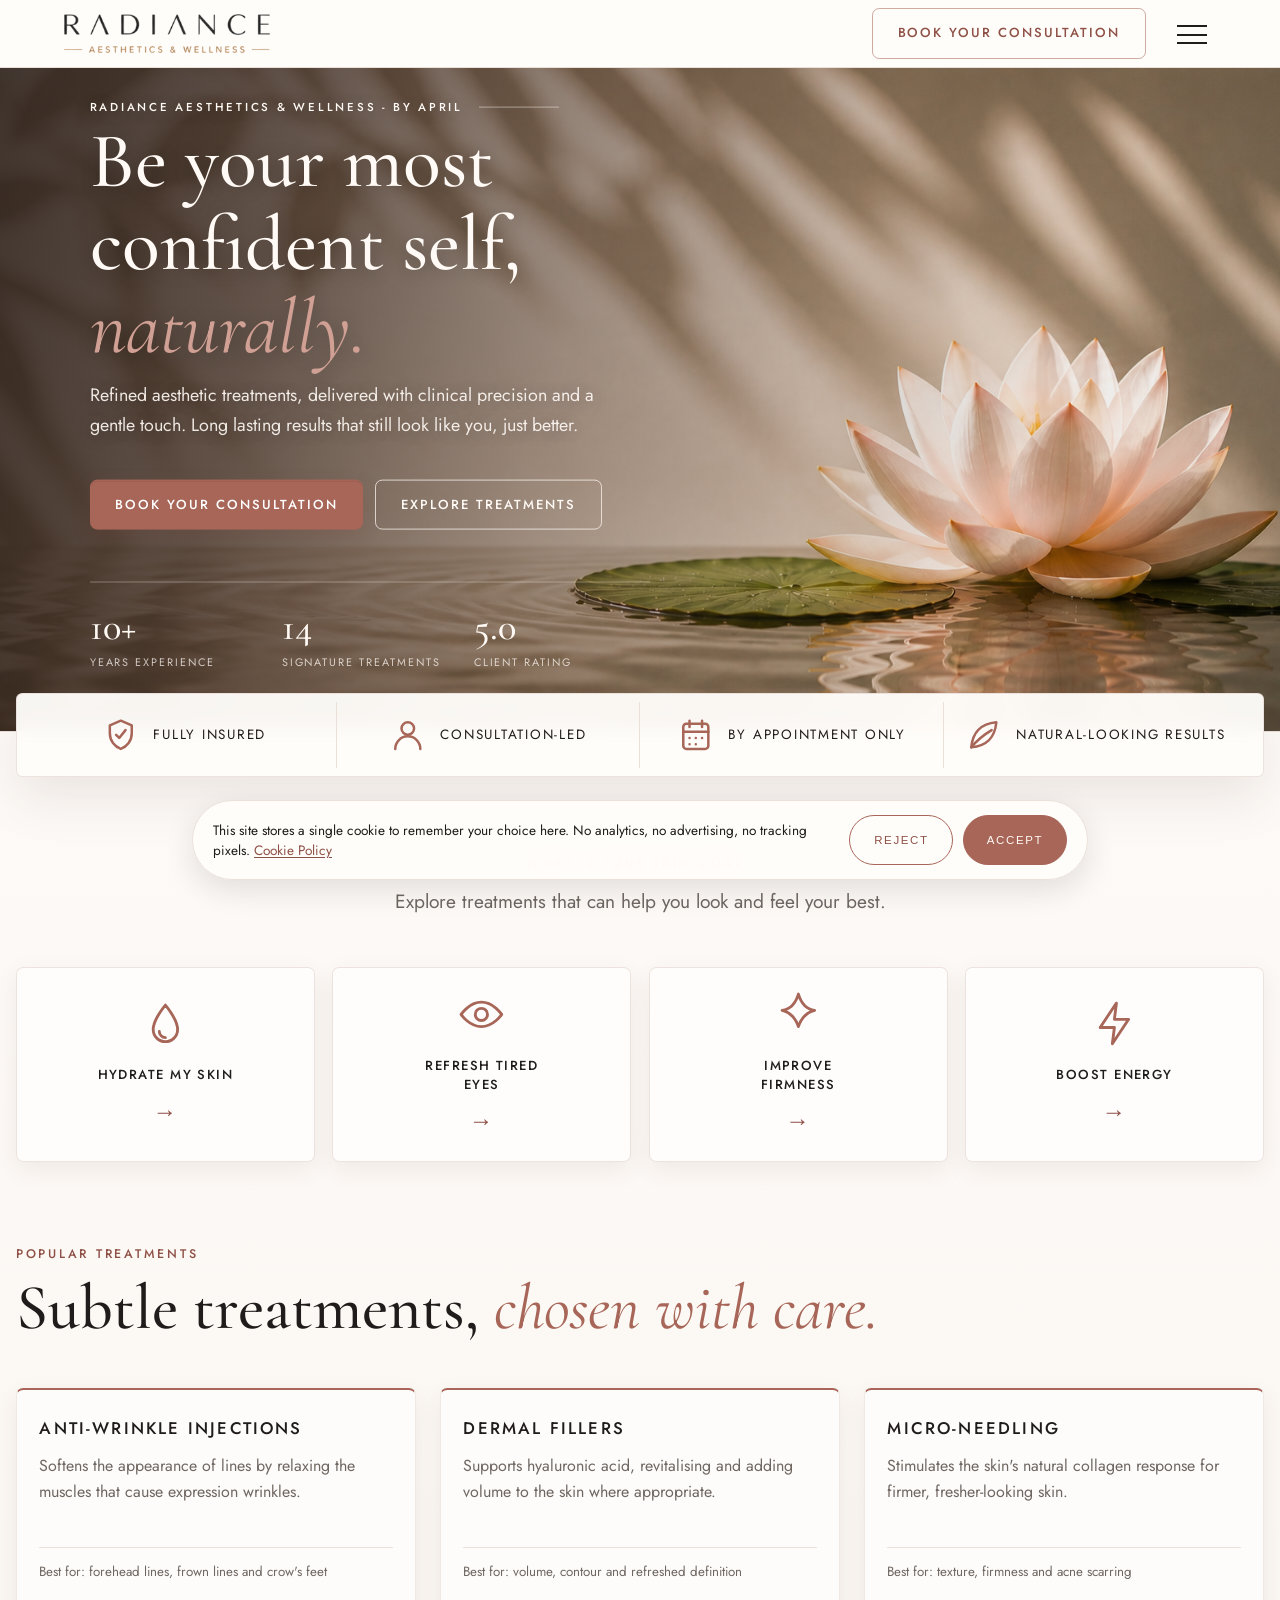
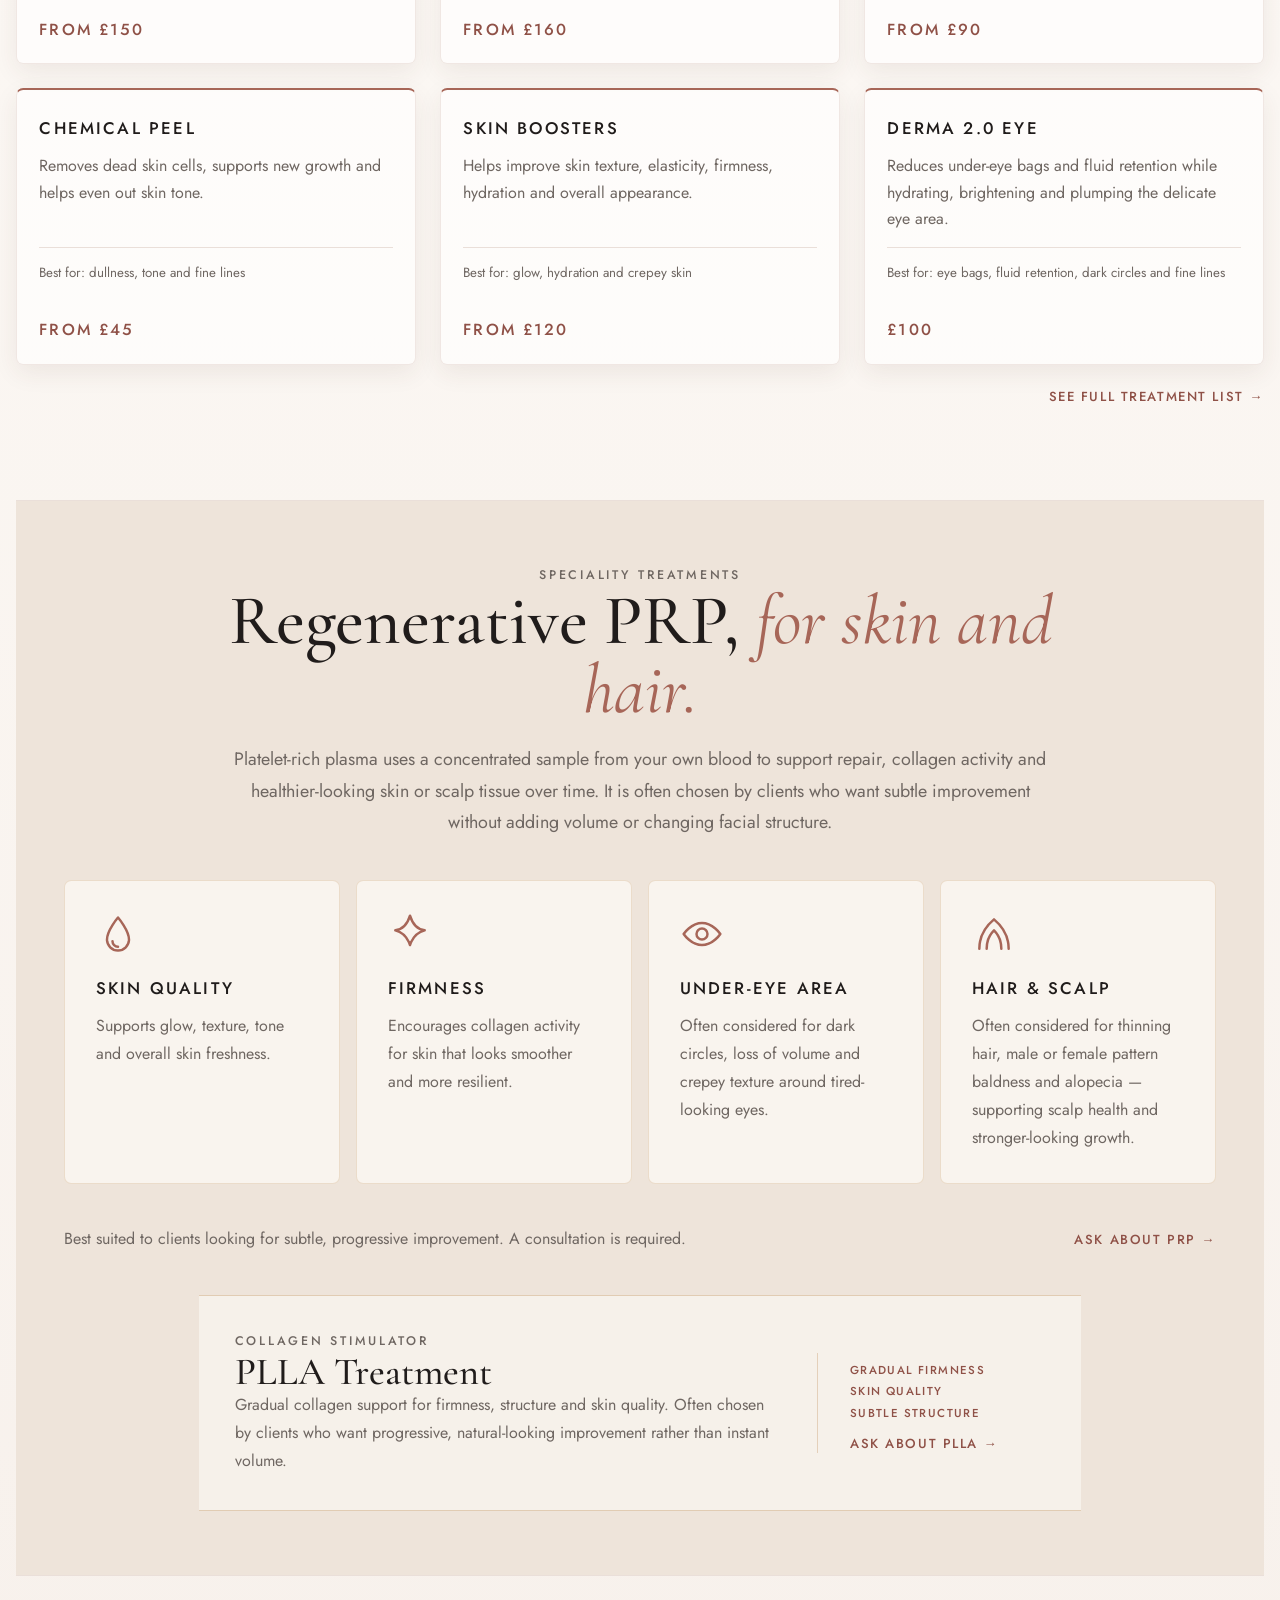
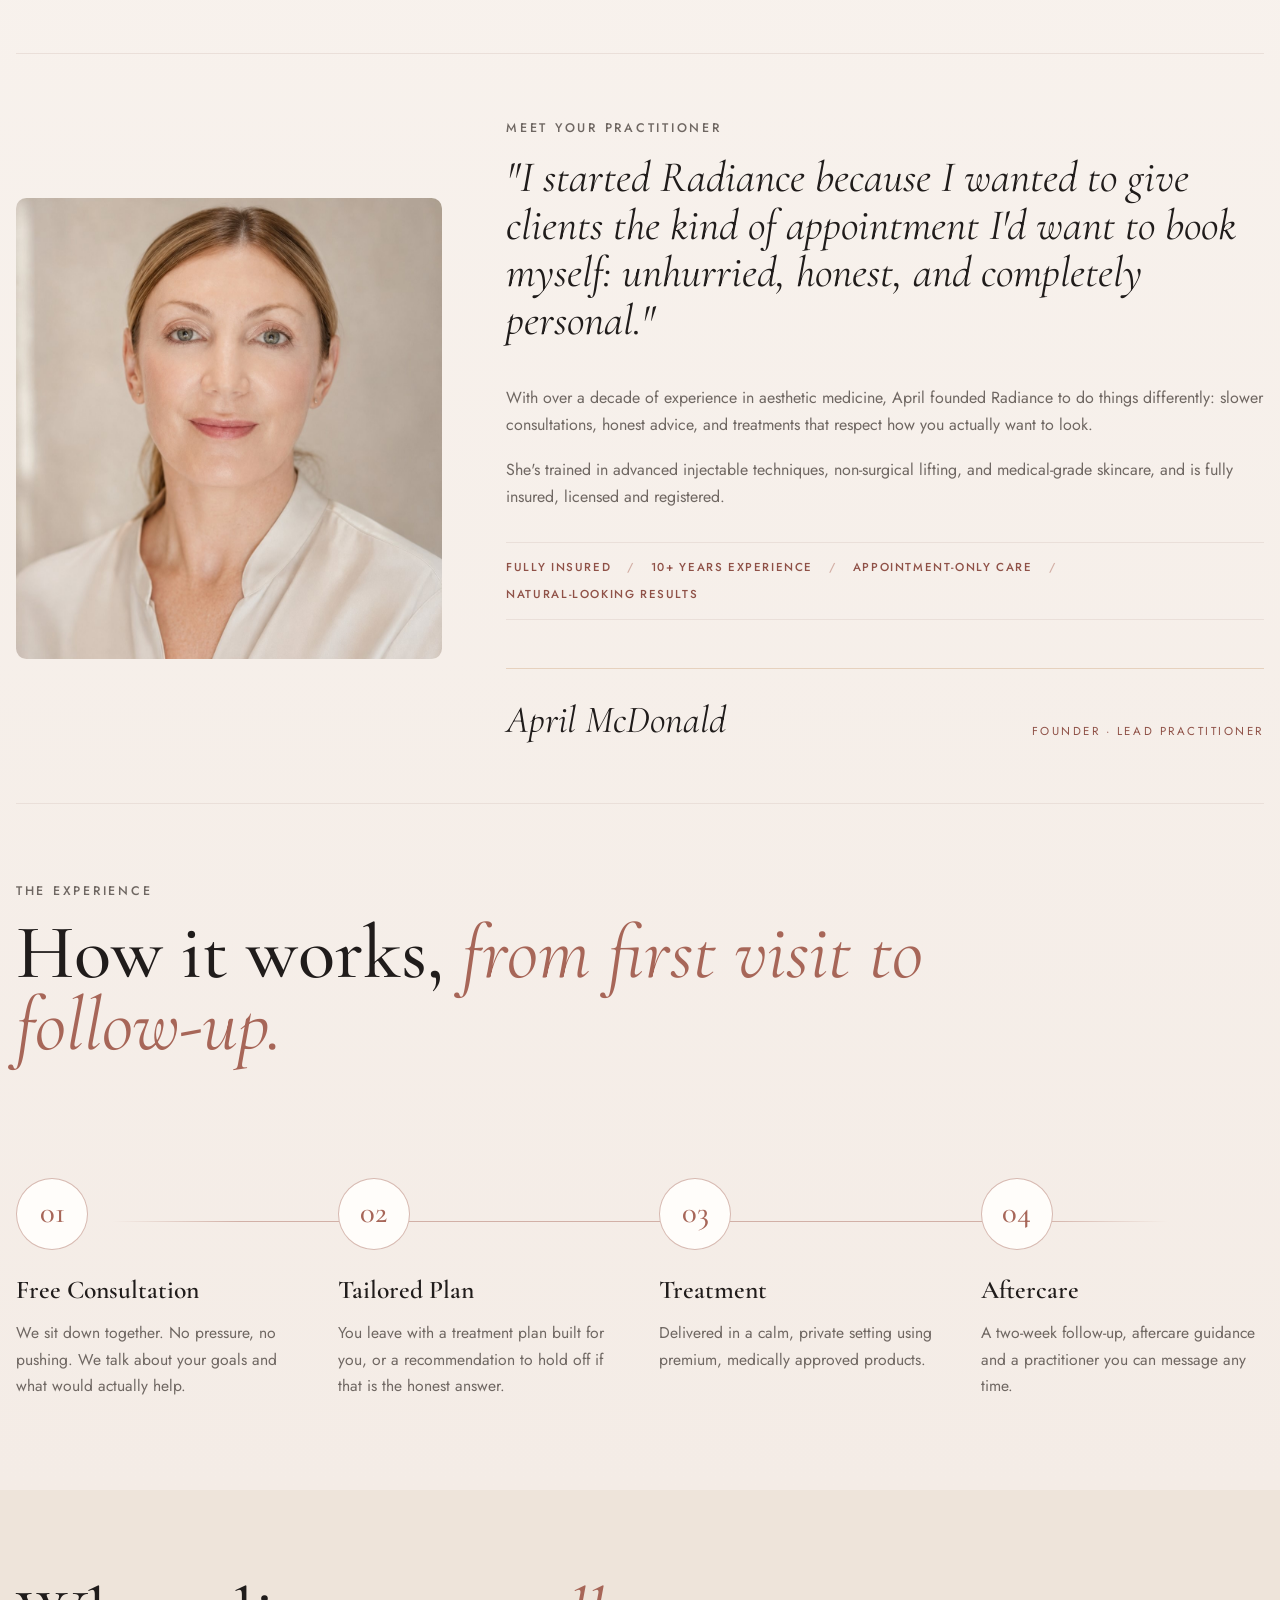
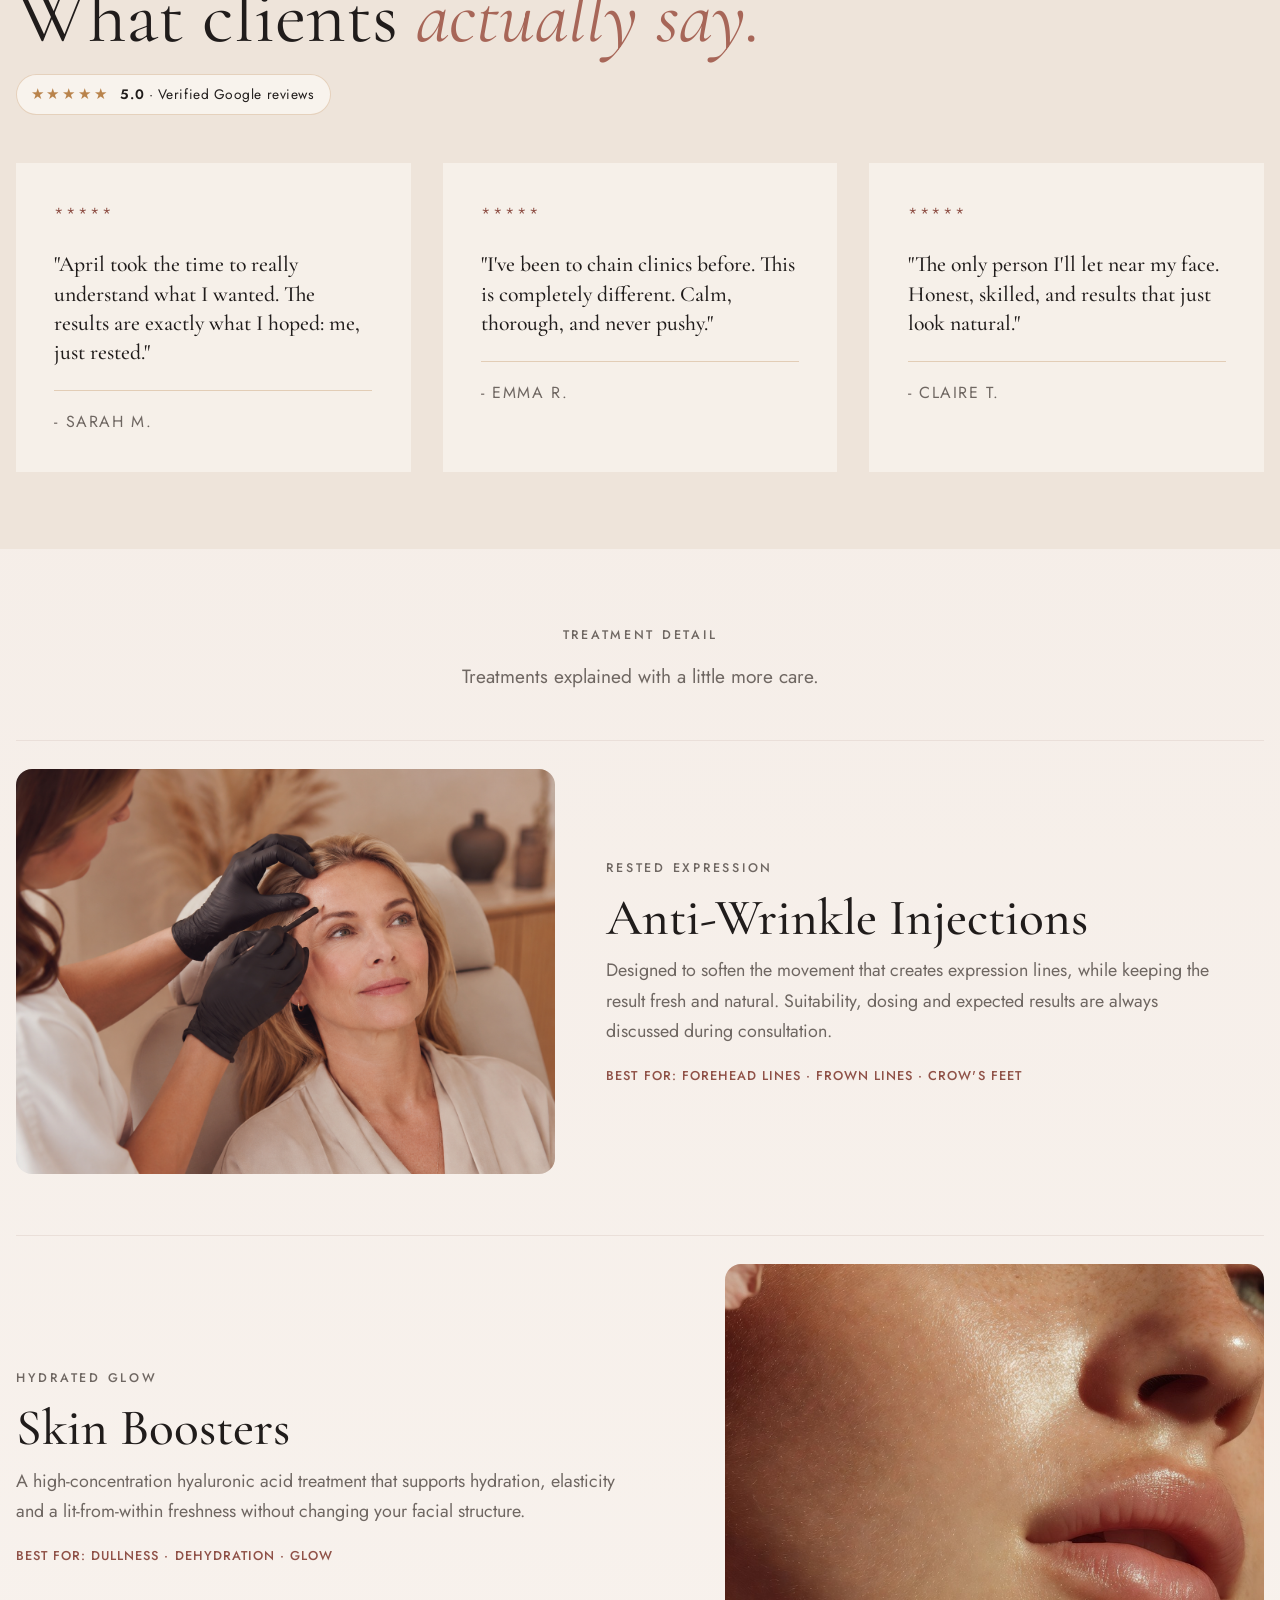
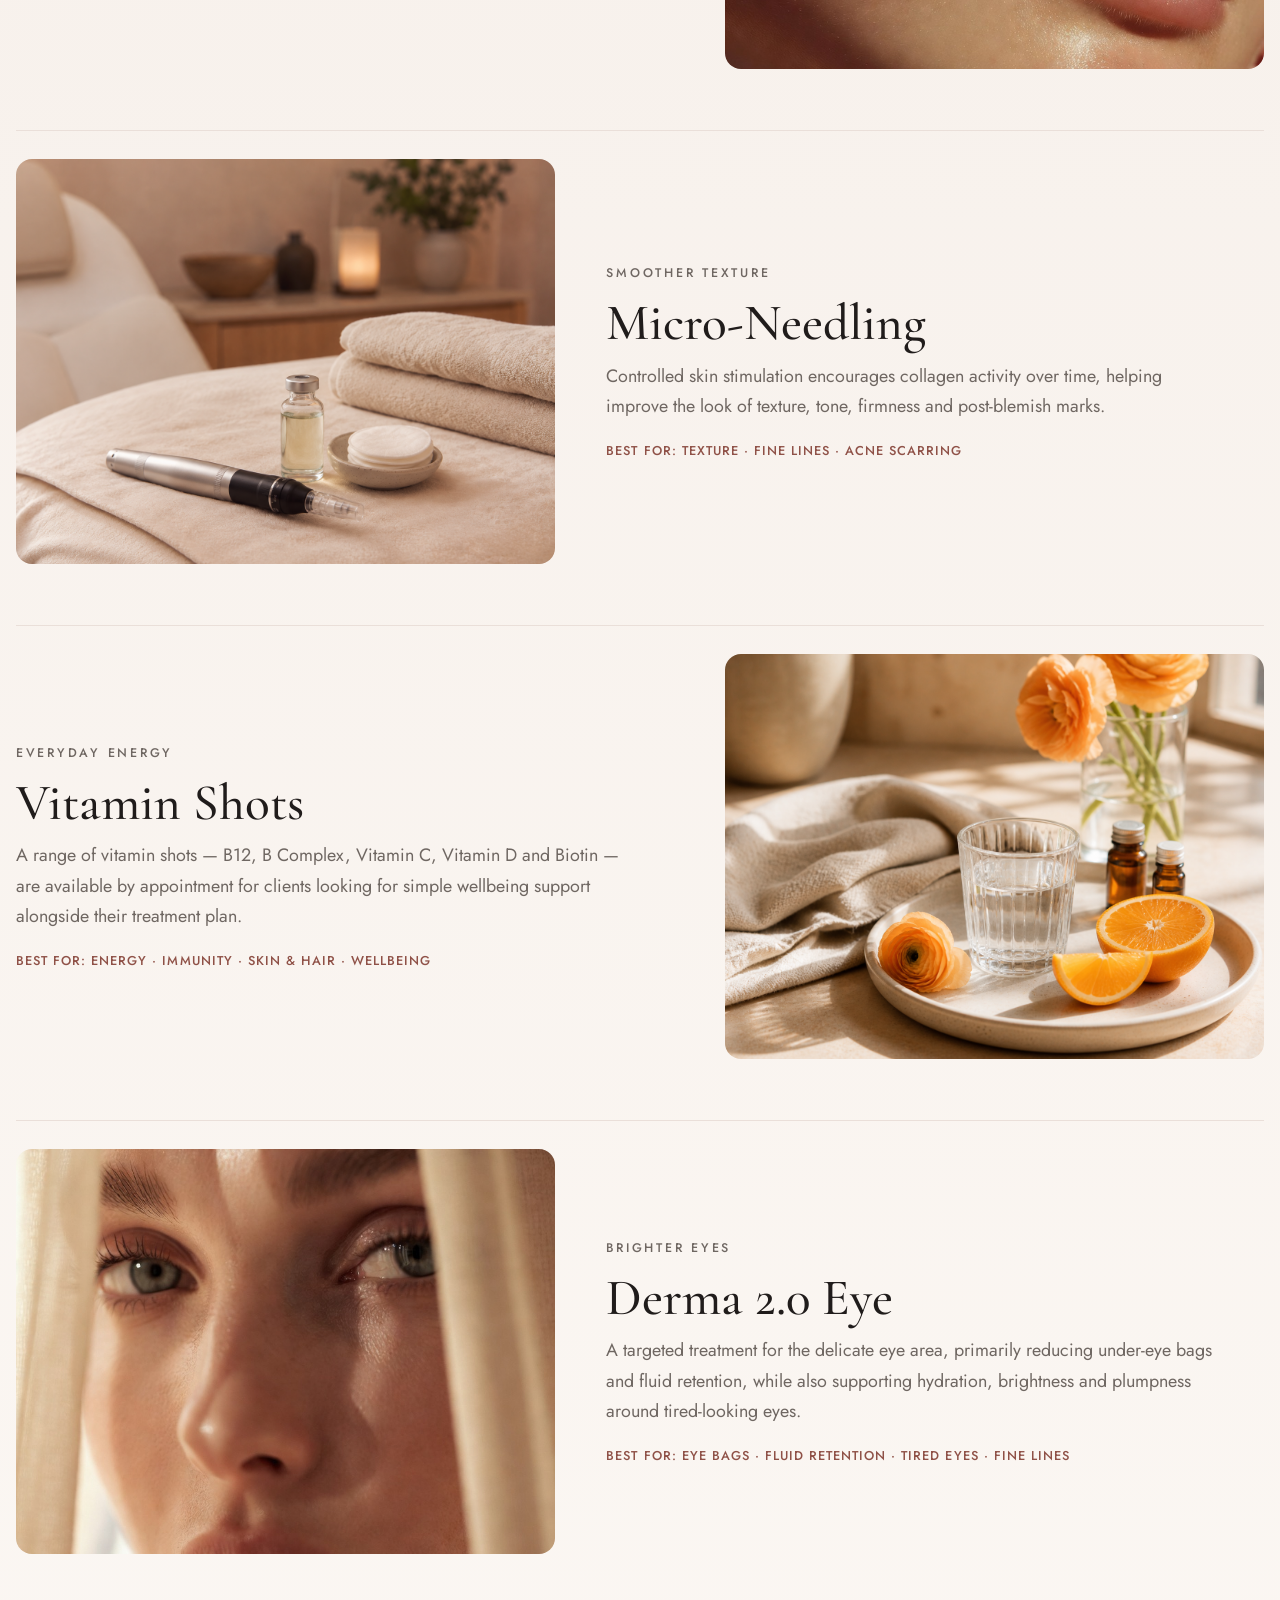
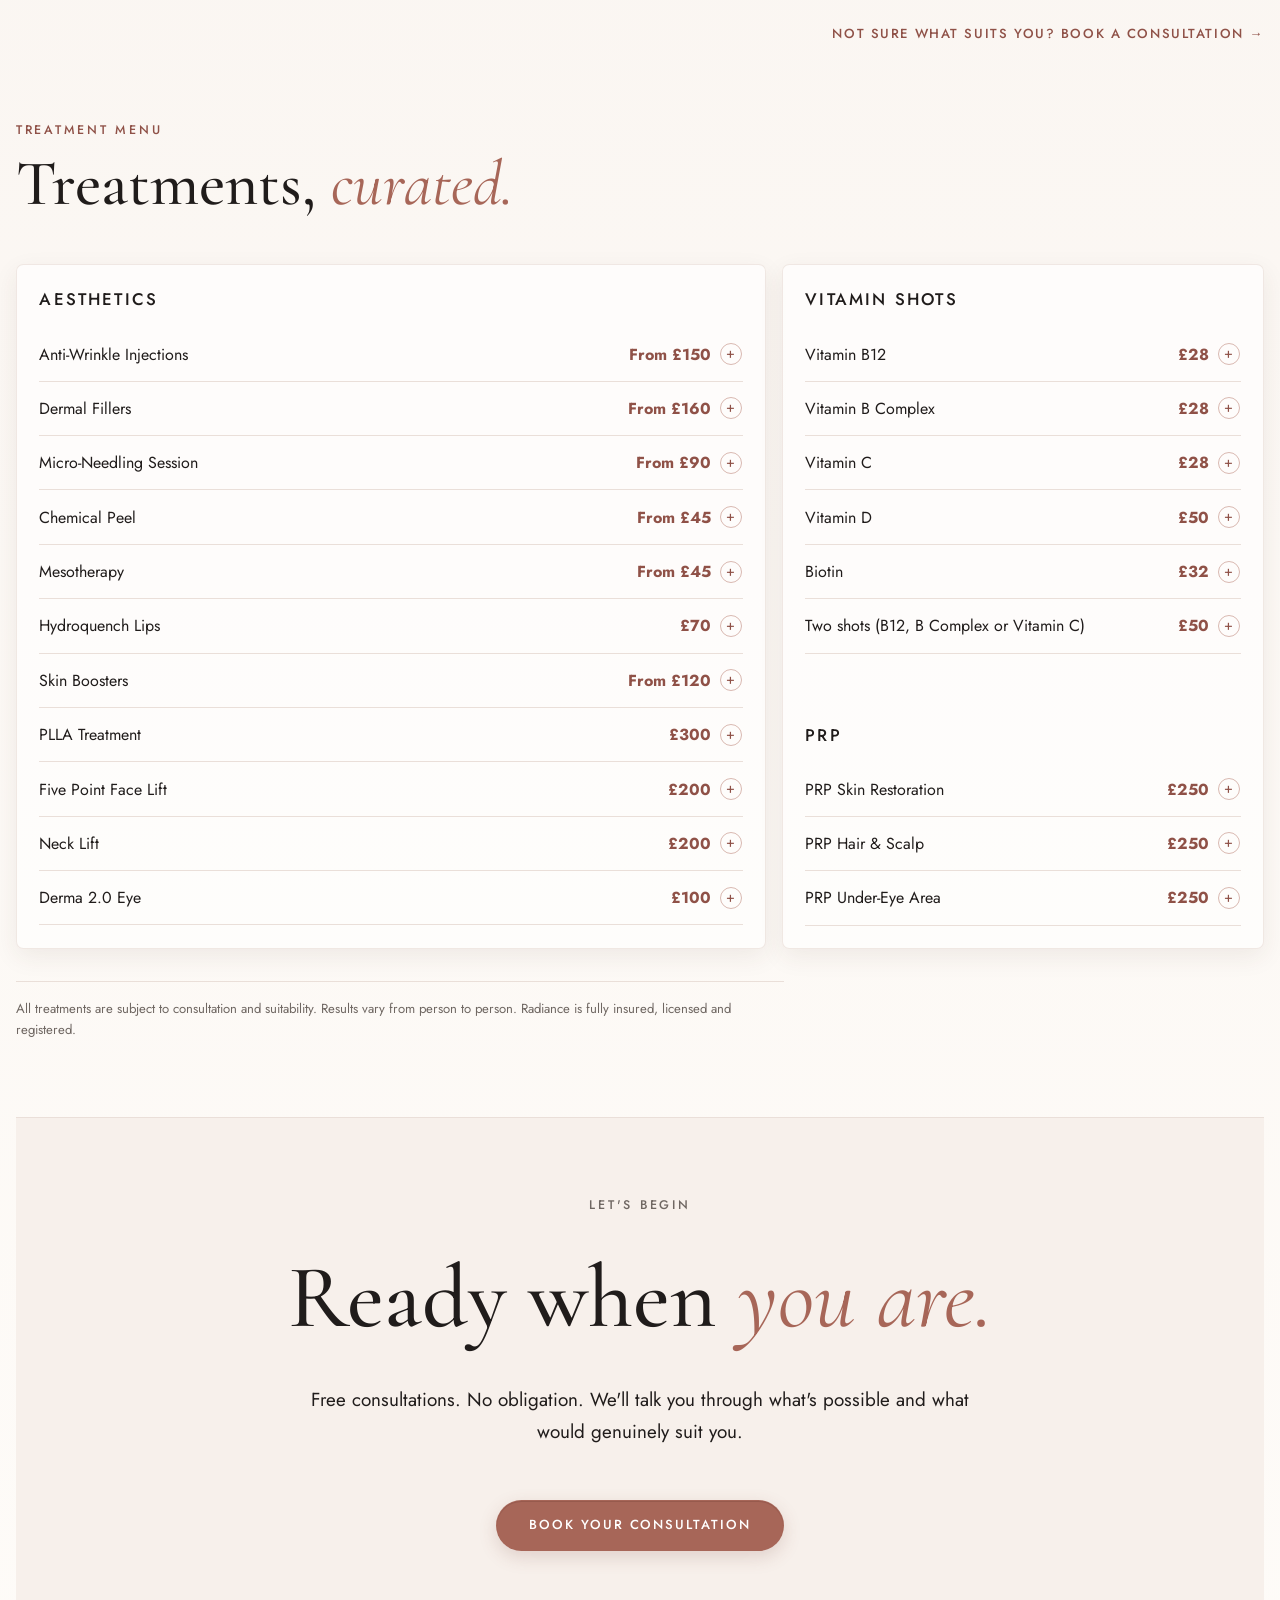
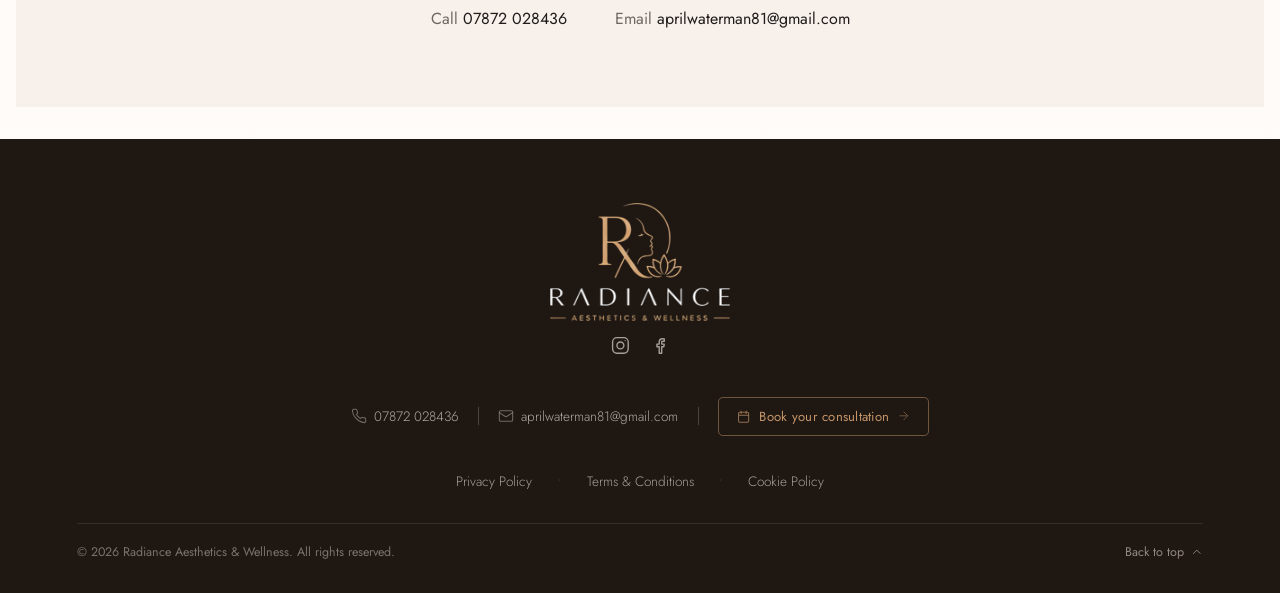
<file: index.html>
<!doctype html>
<html lang="en">
  <head>
    <meta charset="utf-8" />
    <meta name="viewport" content="width=device-width, initial-scale=1" />
    <meta
      name="description"
      content="Radiance Aesthetics offers appointment-only aesthetic treatments and free consultations with natural-looking results."
    />
    <title>Radiance Aesthetics | Natural Aesthetic Treatments</title>
    <link rel="icon" href="assets/favicon.svg" type="image/svg+xml" />
    <link rel="preconnect" href="https://images.unsplash.com" />
    <link rel="preconnect" href="https://fonts.googleapis.com" />
    <link rel="preconnect" href="https://fonts.gstatic.com" crossorigin />
    <link href="https://fonts.googleapis.com/css2?family=Cormorant+Garamond:ital,wght@0,400;0,500;0,600;1,400;1,500&family=Jost:wght@300;400;500;600&display=swap" rel="stylesheet" />
    <link rel="stylesheet" href="styles.css" />
  </head>
  <body>
    <header class="site-header" id="top">
      <a class="brand" href="#top" aria-label="Radiance Aesthetics & Wellness home">
        <img src="assets/logos/radiance-wordmark-600.png" alt="Radiance Aesthetics & Wellness" class="brand-logo" />
      </a>
      <a class="button button-ghost header-cta" href="https://wa.me/447872028436?text=Hi%20April%2C%20I%27d%20like%20to%20book%20a%20free%20Radiance%20Aesthetics%20consultation.">
        <span class="cta-full">Book your consultation</span>
        <span class="cta-short">Book Now</span>
      </a>
      <button class="menu-toggle" type="button" aria-expanded="false" aria-controls="mobile-menu">
        <span></span>
        <span></span>
        <span></span>
      </button>
    </header>

    <div class="mobile-menu" id="mobile-menu" hidden>
      <button class="menu-close" type="button" aria-label="Close menu">
        <svg viewBox="0 0 24 24" aria-hidden="true" fill="none" stroke="currentColor" stroke-width="1.4" stroke-linecap="round"><path d="M6 6l12 12M18 6l-12 12"/></svg>
      </button>
      <nav class="menu-nav" aria-label="Main">
        <a href="#treatments">Treatments</a>
        <a href="#april">Meet April</a>
        <a href="#process">How it works</a>
        <a href="#contact">Contact</a>
      </nav>
      <a class="menu-cta" href="https://wa.me/447872028436?text=Hi%20April%2C%20I%27d%20like%20to%20book%20a%20free%20Radiance%20Aesthetics%20consultation.">
        Book your consultation
      </a>
      <ul class="menu-social" aria-label="Social media">
        <li>
          <a href="https://www.instagram.com/radiance_aestheticsandwellness/" target="_blank" rel="noopener noreferrer" aria-label="Radiance Aesthetics on Instagram">
            <svg viewBox="0 0 24 24" aria-hidden="true" fill="none" stroke="currentColor" stroke-width="1.6" stroke-linecap="round" stroke-linejoin="round">
              <rect x="3" y="3" width="18" height="18" rx="5"/>
              <circle cx="12" cy="12" r="4"/>
              <circle cx="17.5" cy="6.5" r="0.6" fill="currentColor" stroke="none"/>
            </svg>
          </a>
        </li>
        <li>
          <a href="https://www.facebook.com/april.waterman.9" target="_blank" rel="noopener noreferrer" aria-label="April Waterman on Facebook">
            <svg viewBox="0 0 24 24" aria-hidden="true" fill="currentColor">
              <path d="M13.5 21v-7.5h2.5l.4-3h-2.9V8.6c0-.86.27-1.45 1.5-1.45h1.5v-2.7c-.26-.04-1.16-.12-2.2-.12-2.18 0-3.68 1.33-3.68 3.78V10.5H8v3h2.62V21h2.88Z"/>
            </svg>
          </a>
        </li>
      </ul>
    </div>

    <main>
      <section class="hero">
        <div class="hero-copy">
          <p class="eyebrow">Radiance Aesthetics &amp; Wellness - By April</p>
          <h1 class="sr-only">Be your most confident self</h1>
          <div class="hero-title" aria-hidden="true">
            <span>Be your most</span>
            <span>confident self,</span>
            <span><em>naturally.</em></span>
          </div>
          <p>
            Refined aesthetic treatments, delivered with clinical precision and a gentle touch. Long lasting results that
            still look like you, just better.
          </p>
          <div class="hero-actions">
            <a class="button button-primary" href="https://wa.me/447872028436?text=Hi%20April%2C%20I%27d%20like%20to%20book%20a%20free%20Radiance%20Aesthetics%20%26%20Wellness%20consultation.">
              Book your consultation
            </a>
            <a class="button button-secondary" href="#treatments">Explore treatments</a>
          </div>
          <div class="hero-stats" aria-label="Practice highlights">
            <span><strong>10+</strong>Years experience</span>
            <span><strong>14</strong>Signature treatments</span>
            <span><strong>5.0</strong>Client rating</span>
          </div>
        </div>
      </section>

      <section class="trust-panel" aria-label="Practice highlights">
        <div>
          <svg viewBox="0 0 24 24" aria-hidden="true"><path d="M12 3 5 6v5c0 4.8 3 8.5 7 10 4-1.5 7-5.2 7-10V6l-7-3Z"/><path d="m9 12 2 2 4-5"/></svg>
          <span>Fully insured</span>
        </div>
        <div>
          <svg viewBox="0 0 24 24" aria-hidden="true"><circle cx="12" cy="8" r="4"/><path d="M4 21a8 8 0 0 1 16 0"/></svg>
          <span>Consultation-led</span>
        </div>
        <div>
          <svg viewBox="0 0 24 24" aria-hidden="true"><rect x="4" y="5" width="16" height="16" rx="2"/><path d="M8 3v4M16 3v4M4 10h16M8 14h.01M12 14h.01M16 14h.01M8 18h.01M12 18h.01"/></svg>
          <span>By appointment only</span>
        </div>
        <div>
          <svg viewBox="0 0 24 24" aria-hidden="true"><path d="M20 4C10 5 5 10 4 20c10-1 15-6 16-16Z"/><path d="M4 20c4-5 8-8 13-11"/></svg>
          <span>Natural-looking results</span>
        </div>
      </section>

      <section class="goals">
        <div class="section-heading section-heading-simple">
          <p class="eyebrow">What is your skin goal?</p>
          <h2>Explore treatments that can help you look and feel your best.</h2>
        </div>
        <div class="goal-row" aria-label="Skin goals">
          <a href="#detail-skin-boosters" class="goal-card">
            <svg viewBox="0 0 24 24" aria-hidden="true"><path d="M12 3s6 7 6 12a6 6 0 0 1-12 0c0-5 6-12 6-12Z"/><path d="M9 16a3 3 0 0 0 3 3"/></svg>
            <span>Hydrate my skin</span>
            <b>&rarr;</b>
          </a>
          <a href="#detail-derma-eye" class="goal-card">
            <svg viewBox="0 0 24 24" aria-hidden="true"><path d="M2 12s4-6 10-6 10 6 10 6-4 6-10 6S2 12 2 12Z"/><circle cx="12" cy="12" r="3"/></svg>
            <span>Refresh tired eyes</span>
            <b>&rarr;</b>
          </a>
          <a href="#detail-micro-needling" class="goal-card">
            <svg viewBox="0 0 24 24" aria-hidden="true"><path d="M12 2c1.5 5 4 7.5 8 8-4 1-6.5 3.5-8 8-1.5-4.5-4-7-8-8 4-.5 6.5-3 8-8Z"/></svg>
            <span>Improve firmness</span>
            <b>&rarr;</b>
          </a>
          <a href="#detail-vitamins" class="goal-card">
            <svg viewBox="0 0 24 24" aria-hidden="true"><path d="m13 2-8 12h7l-1 8 8-12h-7l1-8Z"/></svg>
            <span>Boost energy</span>
            <b>&rarr;</b>
          </a>
        </div>
      </section>

      <section class="recommendations" id="treatments">
        <div class="section-heading">
          <p class="eyebrow">Popular treatments</p>
          <h2>Subtle treatments, <em>chosen with care.</em></h2>
        </div>
        <div class="treatment-scroll" aria-label="Popular treatments">
          <article class="treatment-card">
            <h3>Anti-Wrinkle Injections</h3>
            <p>Softens the appearance of lines by relaxing the muscles that cause expression wrinkles.</p>
            <small>Best for: forehead lines, frown lines and crow's feet</small>
            <span>From &pound;150</span>
          </article>
          <article class="treatment-card">
            <h3>Dermal Fillers</h3>
            <p>Supports hyaluronic acid, revitalising and adding volume to the skin where appropriate.</p>
            <small>Best for: volume, contour and refreshed definition</small>
            <span>From &pound;160</span>
          </article>
          <article class="treatment-card" id="micro-needling">
            <h3>Micro-Needling</h3>
            <p>Stimulates the skin's natural collagen response for firmer, fresher-looking skin.</p>
            <small>Best for: texture, firmness and acne scarring</small>
            <span>From &pound;90</span>
          </article>
          <article class="treatment-card">
            <h3>Chemical Peel</h3>
            <p>Removes dead skin cells, supports new growth and helps even out skin tone.</p>
            <small>Best for: dullness, tone and fine lines</small>
            <span>From &pound;45</span>
          </article>
          <article class="treatment-card" id="skin-boosters">
            <h3>Skin Boosters</h3>
            <p>Helps improve skin texture, elasticity, firmness, hydration and overall appearance.</p>
            <small>Best for: glow, hydration and crepey skin</small>
            <span>From &pound;120</span>
          </article>
          <article class="treatment-card" id="derma-eye">
            <h3>Derma 2.0 Eye</h3>
            <p>Reduces under-eye bags and fluid retention while hydrating, brightening and plumping the delicate eye area.</p>
            <small>Best for: eye bags, fluid retention, dark circles and fine lines</small>
            <span>&pound;100</span>
          </article>
        </div>
        <div class="section-link-row">
          <a class="quiet-link" href="#full-treatment-list">See full treatment list &rarr;</a>
        </div>
      </section>

      <section class="speciality-treatment" id="prp">
        <div class="prp-heading">
          <p class="eyebrow">Speciality treatments</p>
          <h2>Regenerative PRP, <em>for skin and hair.</em></h2>
          <p>
            Platelet-rich plasma uses a concentrated sample from your own blood to support repair, collagen activity and
            healthier-looking skin or scalp tissue over time. It is often chosen by clients who want subtle improvement
            without adding volume or changing facial structure.
          </p>
        </div>
        <div class="prp-infographic" aria-label="PRP use cases and benefits">
          <article>
            <svg viewBox="0 0 24 24" aria-hidden="true"><path d="M12 3s6 7 6 12a6 6 0 0 1-12 0c0-5 6-12 6-12Z"/><path d="M9 16a3 3 0 0 0 3 3"/></svg>
            <h3>Skin Quality</h3>
            <p>Supports glow, texture, tone and overall skin freshness.</p>
          </article>
          <article>
            <svg viewBox="0 0 24 24" aria-hidden="true"><path d="M12 2c1.5 5 4 7.5 8 8-4 1-6.5 3.5-8 8-1.5-4.5-4-7-8-8 4-.5 6.5-3 8-8Z"/></svg>
            <h3>Firmness</h3>
            <p>Encourages collagen activity for skin that looks smoother and more resilient.</p>
          </article>
          <article>
            <svg viewBox="0 0 24 24" aria-hidden="true"><path d="M2 12s4-6 10-6 10 6 10 6-4 6-10 6S2 12 2 12Z"/><circle cx="12" cy="12" r="3"/></svg>
            <h3>Under-Eye Area</h3>
            <p>Often considered for dark circles, loss of volume and crepey texture around tired-looking eyes.</p>
          </article>
          <article>
            <svg viewBox="0 0 24 24" aria-hidden="true"><path d="M4 20c0-6 2-11 8-16 6 5 8 10 8 16"/><path d="M8 20c0-4 1-7 4-10 3 3 4 6 4 10"/></svg>
            <h3>Hair & Scalp</h3>
            <p>Often considered for thinning hair, male or female pattern baldness and alopecia &mdash; supporting scalp health and stronger-looking growth.</p>
          </article>
        </div>
        <div class="prp-footer">
          <p>Best suited to clients looking for subtle, progressive improvement. A consultation is required.</p>
          <a class="quiet-link" href="#contact">Ask about PRP &rarr;</a>
        </div>
        <article class="plla-treatment" id="plla">
          <div>
            <p class="eyebrow">Collagen stimulator</p>
            <h3>PLLA Treatment</h3>
            <p>
              Gradual collagen support for firmness, structure and skin quality. Often chosen by clients who want
              progressive, natural-looking improvement rather than instant volume.
            </p>
          </div>
          <div class="plla-meta">
            <ul>
              <li>Gradual firmness</li>
              <li>Skin quality</li>
              <li>Subtle structure</li>
            </ul>
            <a class="quiet-link" href="#contact">Ask about PLLA &rarr;</a>
          </div>
        </article>
      </section>

      <section class="about-practitioner" id="april">
        <img src="assets/april-mcdonald.jpg" alt="April McDonald, founder and lead practitioner at Radiance Aesthetics & Wellness" />
        <div class="practitioner-copy">
          <p class="eyebrow">Meet your practitioner</p>
          <blockquote class="april-quote">
            "I started Radiance because I wanted to give clients the kind of appointment I'd want to book myself:
            unhurried, honest, and completely personal."
          </blockquote>
          <div class="practitioner-bio">
            <p>
              With over a decade of experience in aesthetic medicine, April founded Radiance to do things differently:
              slower consultations, honest advice, and treatments that respect how you actually want to look.
            </p>
            <p>
              She's trained in advanced injectable techniques, non-surgical lifting, and medical-grade skincare, and is
              fully insured, licensed and registered.
            </p>
          </div>
          <div class="practitioner-proof" aria-label="Practitioner credentials">
            <span>Fully insured</span>
            <span>10+ years experience</span>
            <span>Appointment-only care</span>
            <span>Natural-looking results</span>
          </div>
          <div class="practitioner-signoff">
            <cite>April McDonald</cite>
            <span>Founder · Lead Practitioner</span>
          </div>
        </div>
      </section>

      <section class="process" id="process">
        <div class="process-heading">
          <p class="eyebrow">The experience</p>
          <h2>How it works, <em>from first visit to follow-up.</em></h2>
        </div>
        <div class="process-grid">
          <article>
            <b>01</b>
            <h3>Free Consultation</h3>
            <p>We sit down together. No pressure, no pushing. We talk about your goals and what would actually help.</p>
          </article>
          <article>
            <b>02</b>
            <h3>Tailored Plan</h3>
            <p>You leave with a treatment plan built for you, or a recommendation to hold off if that is the honest answer.</p>
          </article>
          <article>
            <b>03</b>
            <h3>Treatment</h3>
            <p>Delivered in a calm, private setting using premium, medically approved products.</p>
          </article>
          <article>
            <b>04</b>
            <h3>Aftercare</h3>
            <p>A two-week follow-up, aftercare guidance and a practitioner you can message any time.</p>
          </article>
        </div>
      </section>

      <div class="dark-band">
        <section class="reviews">
          <div class="reviews-heading">
            <h2>What clients <em>actually say.</em></h2>
            <!-- TODO: Replace the review count with the real Google review count once verified. -->
            <p class="reviews-rating" aria-label="Five star Google rating">
              <span class="reviews-rating-stars" aria-hidden="true">&#9733;&#9733;&#9733;&#9733;&#9733;</span>
              <span class="reviews-rating-text"><strong>5.0</strong> &middot; Verified Google reviews</span>
            </p>
          </div>
          <div class="reviews-grid">
            <article class="review-card">
              <div class="stars" aria-label="Five stars">*****</div>
              <blockquote>
                "April took the time to really understand what I wanted. The results are exactly what I hoped: me, just rested."
              </blockquote>
              <cite>- Sarah M.</cite>
            </article>
            <article class="review-card">
              <div class="stars" aria-label="Five stars">*****</div>
              <blockquote>
                "I've been to chain clinics before. This is completely different. Calm, thorough, and never pushy."
              </blockquote>
              <cite>- Emma R.</cite>
            </article>
            <article class="review-card">
              <div class="stars" aria-label="Five stars">*****</div>
              <blockquote>
                "The only person I'll let near my face. Honest, skilled, and results that just look natural."
              </blockquote>
              <cite>- Claire T.</cite>
            </article>
          </div>
        </section>
      </div>

      <section class="treatment-details">
        <div class="section-heading section-heading-simple">
          <p class="eyebrow">Treatment detail</p>
          <h2>Treatments explained with a little more care.</h2>
        </div>
        <div class="treatment-story-list">
          <article class="treatment-story" id="detail-anti-wrinkle">
            <figure>
              <img src="assets/anti-wrinkle.png" alt="Editorial portrait representing rested anti-wrinkle results" />
            </figure>
            <div>
              <p class="eyebrow">Rested expression</p>
              <h3>Anti-Wrinkle Injections</h3>
              <p>
                Designed to soften the movement that creates expression lines, while keeping the result fresh and natural.
                Suitability, dosing and expected results are always discussed during consultation.
              </p>
              <small>Best for: Forehead lines &middot; Frown lines &middot; Crow's feet</small>
            </div>
          </article>
          <article class="treatment-story" id="detail-skin-boosters">
            <figure>
              <img src="assets/skin-boosters.jpg" alt="Close-up of luminous hydrated skin with soft floral colour" />
            </figure>
            <div>
              <p class="eyebrow">Hydrated glow</p>
              <h3>Skin Boosters</h3>
              <p>
                A high-concentration hyaluronic acid treatment that supports hydration, elasticity and a lit-from-within
                freshness without changing your facial structure.
              </p>
              <small>Best for: Dullness &middot; Dehydration &middot; Glow</small>
            </div>
          </article>
          <article class="treatment-story" id="detail-micro-needling">
            <figure>
              <img src="assets/micro-needling.png" alt="Editorial skin texture image representing micro-needling results" />
            </figure>
            <div>
              <p class="eyebrow">Smoother texture</p>
              <h3>Micro-Needling</h3>
              <p>
                Controlled skin stimulation encourages collagen activity over time, helping improve the look of texture,
                tone, firmness and post-blemish marks.
              </p>
              <small>Best for: Texture &middot; Fine lines &middot; Acne scarring</small>
            </div>
          </article>
          <article class="treatment-story" id="detail-vitamins">
            <figure>
              <img src="assets/vitamin-shots.png" alt="Editorial wellness image representing vitamin shot energy support" />
            </figure>
            <div>
              <p class="eyebrow">Everyday energy</p>
              <h3>Vitamin Shots</h3>
              <p>
                A range of vitamin shots — B12, B Complex, Vitamin C, Vitamin D and Biotin — are available by
                appointment for clients looking for simple wellbeing support alongside their treatment plan.
              </p>
              <small>Best for: Energy &middot; Immunity &middot; Skin &amp; hair &middot; Wellbeing</small>
            </div>
          </article>
          <article class="treatment-story" id="detail-derma-eye">
            <figure>
              <img src="assets/exi-eyes.jpg" alt="Editorial close-up representing brighter rested eyes" />
            </figure>
            <div>
              <p class="eyebrow">Brighter eyes</p>
              <h3>Derma 2.0 Eye</h3>
              <p>
                A targeted treatment for the delicate eye area, primarily reducing under-eye bags and fluid retention,
                while also supporting hydration, brightness and plumpness around tired-looking eyes.
              </p>
              <small>Best for: Eye bags &middot; Fluid retention &middot; Tired eyes &middot; Fine lines</small>
            </div>
          </article>
          <div class="treatment-story-cta">
            <a class="quiet-link" href="#contact">Not sure what suits you? Book a consultation &rarr;</a>
          </div>
        </div>
      </section>

      <section class="full-menu" id="full-treatment-list">
        <div class="section-heading">
          <p class="eyebrow">Treatment menu</p>
          <h2>Treatments, <em>curated.</em></h2>
        </div>
        <div class="menu-columns">
          <div>
            <h3>Aesthetics</h3>
            <ul>
              <li>
                <details class="menu-treatment">
                  <summary><span>Anti-Wrinkle Injections</span><b>From &pound;150</b></summary>
                  <p>Softens expression lines and supports a fresher, more rested appearance.</p>
                </details>
              </li>
              <li>
                <details class="menu-treatment">
                  <summary><span>Dermal Fillers</span><b>From &pound;160</b></summary>
                  <p>Restores lost volume or definition where appropriate, with a subtle natural finish.</p>
                </details>
              </li>
              <li>
                <details class="menu-treatment">
                  <summary><span>Micro-Needling Session</span><b>From &pound;90</b></summary>
                  <p>Encourages collagen activity to improve texture, tone and firmness over time.</p>
                </details>
              </li>
              <li>
                <details class="menu-treatment">
                  <summary><span>Chemical Peel</span><b>From &pound;45</b></summary>
                  <p>Resurfaces dull skin and supports a smoother, more even-looking complexion.</p>
                </details>
              </li>
              <li>
                <details class="menu-treatment">
                  <summary><span>Mesotherapy</span><b>From &pound;45</b></summary>
                  <p>Delivers skin-supporting ingredients where hydration, glow or texture need a boost.</p>
                </details>
              </li>
              <li>
                <details class="menu-treatment">
                  <summary><span>Hydroquench Lips</span><b>&pound;70</b></summary>
                  <p>Hydrates and plumps the lips without filler &mdash; a softer, fresher look without changing the shape.</p>
                </details>
              </li>
              <li>
                <details class="menu-treatment">
                  <summary><span>Skin Boosters</span><b>From &pound;120</b></summary>
                  <p>Supports hydration, elasticity and radiance with hyaluronic acid based treatment.</p>
                </details>
              </li>
              <li>
                <details class="menu-treatment">
                  <summary><span>PLLA Treatment</span><b>&pound;300</b></summary>
                  <p>Stimulates collagen activity over time to support gradual firmness, structure and skin quality.</p>
                </details>
              </li>
              <li>
                <details class="menu-treatment">
                  <summary><span>Five Point Face Lift</span><b>&pound;200</b></summary>
                  <p>A non-surgical lifting approach designed to refresh and support facial structure.</p>
                </details>
              </li>
              <li>
                <details class="menu-treatment">
                  <summary><span>Neck Lift</span><b>&pound;200</b></summary>
                  <p>A smoother, lifted neckline &mdash; tightening tone and refining skin quality around the neck.</p>
                </details>
              </li>
              <li>
                <details class="menu-treatment">
                  <summary><span>Derma 2.0 Eye</span><b>&pound;100</b></summary>
                  <p>Reduces under-eye bags and fluid retention, with added hydration and brightness in the delicate eye area.</p>
                </details>
              </li>
            </ul>
          </div>
          <div id="vitamins">
            <h3>Vitamin Shots</h3>
            <ul>
              <li>
                <details class="menu-treatment">
                  <summary><span>Vitamin B12</span><b>&pound;28</b></summary>
                  <p>Supports energy and wellbeing where suitable.</p>
                </details>
              </li>
              <li>
                <details class="menu-treatment">
                  <summary><span>Vitamin B Complex</span><b>&pound;28</b></summary>
                  <p>A vitamin blend used to support energy and general wellbeing.</p>
                </details>
              </li>
              <li>
                <details class="menu-treatment">
                  <summary><span>Vitamin C</span><b>&pound;28</b></summary>
                  <p>Supports immunity, antioxidant function and skin health.</p>
                </details>
              </li>
              <li>
                <details class="menu-treatment">
                  <summary><span>Vitamin D</span><b>&pound;50</b></summary>
                  <p>Supports immunity, bone health and mood, particularly through the winter months.</p>
                </details>
              </li>
              <li>
                <details class="menu-treatment">
                  <summary><span>Biotin</span><b>&pound;32</b></summary>
                  <p>Supports stronger hair, healthier skin and nails.</p>
                </details>
              </li>
              <li>
                <details class="menu-treatment">
                  <summary><span>Two shots (B12, B Complex or Vitamin C)</span><b>&pound;50</b></summary>
                  <p>Choose any two from B12, B Complex or Vitamin C in one appointment.</p>
                </details>
              </li>
              <li class="menu-gap-row" aria-hidden="true"></li>
              <li class="menu-category-row" id="prp-menu"><h3>PRP</h3></li>
              <li>
                <details class="menu-treatment">
                  <summary><span>PRP Skin Restoration</span><b>&pound;250</b></summary>
                  <p>Uses platelet-rich plasma to support repair, collagen activity and healthier-looking skin over time.</p>
                </details>
              </li>
              <li>
                <details class="menu-treatment">
                  <summary><span>PRP Hair &amp; Scalp</span><b>&pound;250</b></summary>
                  <p>A tailored option for thinning hair, male or female pattern baldness and alopecia &mdash; supporting scalp health and stronger-looking growth.</p>
                </details>
              </li>
              <li>
                <details class="menu-treatment">
                  <summary><span>PRP Under-Eye Area</span><b>&pound;250</b></summary>
                  <p>A regenerative option for dark circles, loss of volume and crepey texture around the delicate eye area.</p>
                </details>
              </li>
            </ul>
          </div>
        </div>
        <p class="clinical-note">
          All treatments are subject to consultation and suitability. Results vary from person to person. Radiance is
          fully insured, licensed and registered.
        </p>
      </section>

      <section class="contact" id="contact">
        <p class="eyebrow">Let's begin</p>
        <h2>Ready when <em>you are.</em></h2>
        <p id="consultation">
          Free consultations. No obligation. We'll talk you through what's possible and what would genuinely suit you.
        </p>
        <a class="button button-primary" href="https://wa.me/447872028436?text=Hi%20April%2C%20I%27d%20like%20to%20book%20a%20free%20Radiance%20Aesthetics%20consultation.">Book your consultation</a>
        <div class="contact-links">
          <span>Call <a href="tel:+447872028436">07872 028436</a></span>
          <span>Email <a href="mailto:aprilwaterman81@gmail.com">aprilwaterman81@gmail.com</a></span>
        </div>
      </section>
    </main>

    <footer class="site-footer">
      <div class="footer-brand">
        <img src="assets/logos/radiance-footer-logo.png" alt="Radiance Aesthetics & Wellness" class="footer-brand-logo" />
        <ul class="footer-social" aria-label="Social media">
          <li>
            <a href="https://www.instagram.com/radiance_aestheticsandwellness/" target="_blank" rel="noopener noreferrer" aria-label="Radiance Aesthetics on Instagram">
              <svg viewBox="0 0 24 24" aria-hidden="true" fill="none" stroke="currentColor" stroke-width="1.6" stroke-linecap="round" stroke-linejoin="round">
                <rect x="3" y="3" width="18" height="18" rx="5"/>
                <circle cx="12" cy="12" r="4"/>
                <circle cx="17.5" cy="6.5" r="0.6" fill="currentColor" stroke="none"/>
              </svg>
            </a>
          </li>
          <li>
            <a href="https://www.facebook.com/april.waterman.9" target="_blank" rel="noopener noreferrer" aria-label="April Waterman on Facebook">
              <svg viewBox="0 0 24 24" aria-hidden="true" fill="currentColor">
                <path d="M13.5 21v-7.5h2.5l.4-3h-2.9V8.6c0-.86.27-1.45 1.5-1.45h1.5v-2.7c-.26-.04-1.16-.12-2.2-.12-2.18 0-3.68 1.33-3.68 3.78V10.5H8v3h2.62V21h2.88Z"/>
              </svg>
            </a>
          </li>
        </ul>
      </div>
      <div class="footer-contact-row">
        <a href="tel:+447872028436" class="footer-contact-item">
          <svg viewBox="0 0 24 24" aria-hidden="true" fill="none" stroke="currentColor" stroke-width="1.5" stroke-linecap="round" stroke-linejoin="round"><path d="M22 16.9v3a2 2 0 0 1-2.2 2 19.8 19.8 0 0 1-8.6-3.1 19.5 19.5 0 0 1-6-6A19.8 19.8 0 0 1 2.1 4.2 2 2 0 0 1 4.1 2h3a2 2 0 0 1 2 1.7c.1 1 .4 1.9.7 2.8a2 2 0 0 1-.5 2.1L8.1 9.9a16 16 0 0 0 6 6l1.3-1.3a2 2 0 0 1 2.1-.5c.9.3 1.8.6 2.8.7a2 2 0 0 1 1.7 2.1Z"/></svg>
          07872 028436
        </a>
        <span class="footer-pipe" aria-hidden="true"></span>
        <a href="mailto:aprilwaterman81@gmail.com" class="footer-contact-item">
          <svg viewBox="0 0 24 24" aria-hidden="true" fill="none" stroke="currentColor" stroke-width="1.5" stroke-linecap="round" stroke-linejoin="round"><rect x="2" y="4" width="20" height="16" rx="2"/><path d="m22 7-8.97 5.7a1.94 1.94 0 0 1-2.06 0L2 7"/></svg>
          aprilwaterman81@gmail.com
        </a>
        <span class="footer-pipe" aria-hidden="true"></span>
        <a href="https://wa.me/447872028436?text=Hi%20April%2C%20I%27d%20like%20to%20book%20a%20free%20Radiance%20Aesthetics%20consultation." class="footer-book-btn">
          <svg viewBox="0 0 24 24" aria-hidden="true" fill="none" stroke="currentColor" stroke-width="1.5" stroke-linecap="round" stroke-linejoin="round"><rect x="4" y="5" width="16" height="16" rx="2"/><path d="M8 3v4M16 3v4M4 10h16"/></svg>
          Book your consultation
          <svg viewBox="0 0 24 24" aria-hidden="true" fill="none" stroke="currentColor" stroke-width="1.5" stroke-linecap="round" stroke-linejoin="round" class="arrow"><path d="M5 12h14M12 5l7 7-7 7"/></svg>
        </a>
      </div>
      <div class="footer-legal-row">
        <a href="privacy-policy.html">Privacy Policy</a>
        <span aria-hidden="true">•</span>
        <a href="terms-and-conditions.html">Terms &amp; Conditions</a>
        <span aria-hidden="true">•</span>
        <a href="cookie-policy.html">Cookie Policy</a>
      </div>
      <div class="footer-bottom">
        <p>&copy; 2026 Radiance Aesthetics &amp; Wellness. All rights reserved.</p>
        <a href="#top" class="back-to-top">Back to top <svg viewBox="0 0 24 24" aria-hidden="true" fill="none" stroke="currentColor" stroke-width="2" stroke-linecap="round" stroke-linejoin="round"><path d="M18 15l-6-6-6 6"/></svg></a>
      </div>
    </footer>

    <nav class="mobile-action-bar" aria-label="Quick contact actions">
      <a href="tel:+447872028436">
        <svg viewBox="0 0 24 24" aria-hidden="true"><path d="M22 16.9v3a2 2 0 0 1-2.2 2 19.8 19.8 0 0 1-8.6-3.1 19.5 19.5 0 0 1-6-6A19.8 19.8 0 0 1 2.1 4.2 2 2 0 0 1 4.1 2h3a2 2 0 0 1 2 1.7c.1 1 .4 1.9.7 2.8a2 2 0 0 1-.5 2.1L8.1 9.9a16 16 0 0 0 6 6l1.3-1.3a2 2 0 0 1 2.1-.5c.9.3 1.8.6 2.8.7a2 2 0 0 1 1.7 2.1Z"/></svg>
        Call
      </a>
      <a href="https://wa.me/447872028436">
        <svg viewBox="0 0 24 24" aria-hidden="true"><path d="M21 15a4 4 0 0 1-4 4H8l-5 3V7a4 4 0 0 1 4-4h10a4 4 0 0 1 4 4v8Z"/><path d="M8 10h8M8 14h5"/></svg>
        Message
      </a>
      <a href="https://wa.me/447872028436?text=Hi%20April%2C%20I%27d%20like%20to%20book%20a%20free%20Radiance%20Aesthetics%20consultation.">
        <svg viewBox="0 0 24 24" aria-hidden="true"><rect x="4" y="5" width="16" height="16" rx="2"/><path d="M8 3v4M16 3v4M4 10h16"/></svg>
        Book
      </a>
    </nav>

    <div class="cookie-banner" id="cookie-banner" hidden role="dialog" aria-live="polite" aria-label="Cookie consent">
      <p>This site stores a single cookie to remember your choice here. No analytics, no advertising, no tracking pixels. <a href="cookie-policy.html">Cookie Policy</a></p>
      <div class="cookie-banner-actions">
        <button type="button" class="button cookie-button cookie-reject">Reject</button>
        <button type="button" class="button cookie-button cookie-accept">Accept</button>
      </div>
    </div>

    <script src="script.js"></script>
  </body>
</html>
</file>
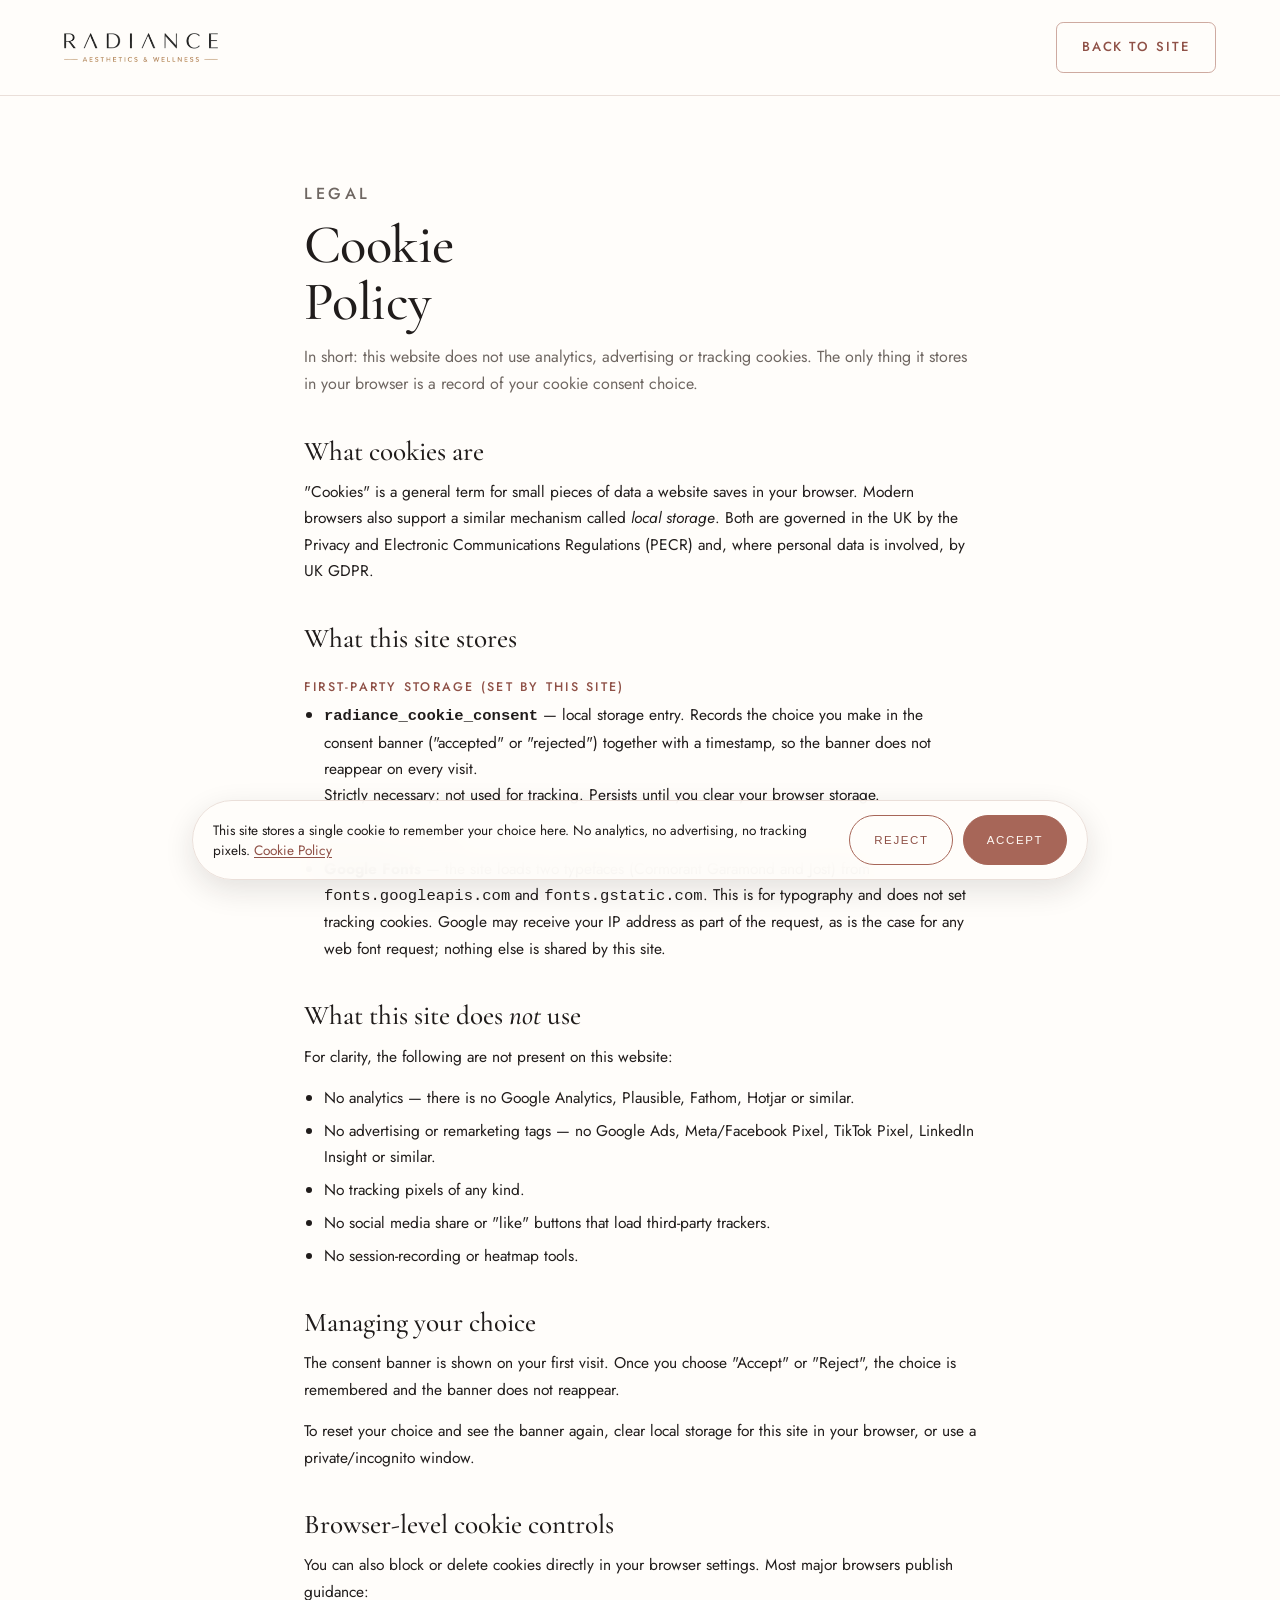
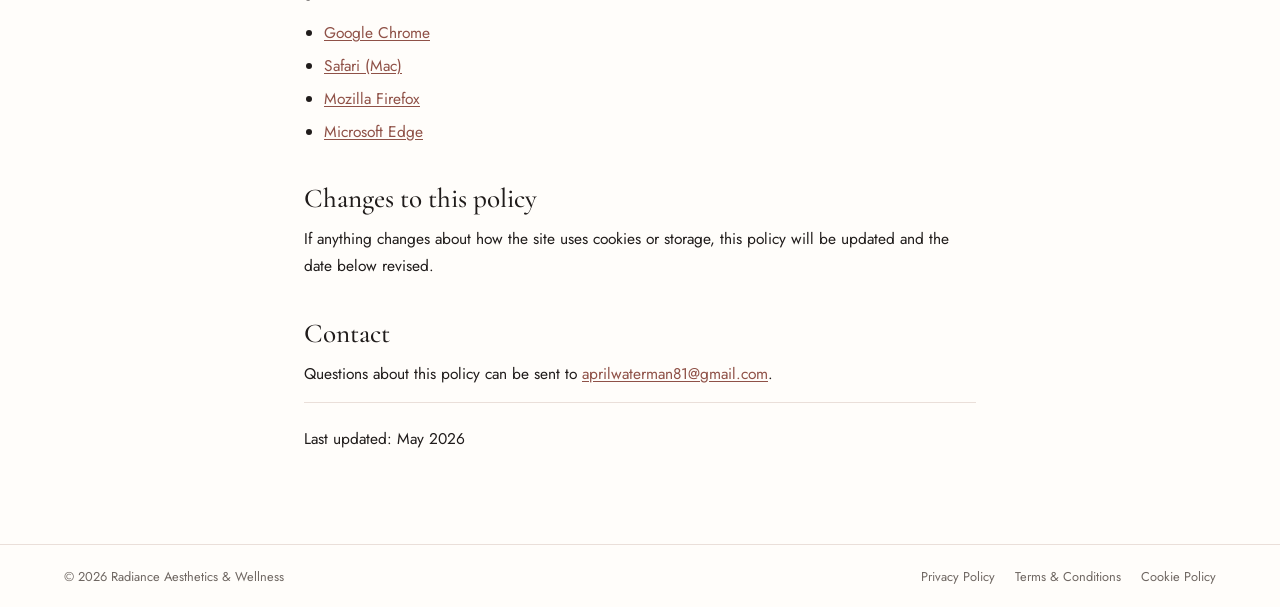
<file: cookie-policy.html>
<!doctype html>
<html lang="en">
  <head>
    <meta charset="utf-8" />
    <meta name="viewport" content="width=device-width, initial-scale=1" />
    <meta name="description" content="What this site stores in your browser, and what it does not." />
    <title>Cookie Policy | Radiance Aesthetics</title>
    <link rel="icon" href="assets/favicon.svg" type="image/svg+xml" />
    <link rel="preconnect" href="https://fonts.googleapis.com" />
    <link rel="preconnect" href="https://fonts.gstatic.com" crossorigin />
    <link href="https://fonts.googleapis.com/css2?family=Cormorant+Garamond:ital,wght@0,400;0,500;0,600;1,400;1,500&family=Jost:wght@300;400;500;600&display=swap" rel="stylesheet" />
    <link rel="stylesheet" href="styles.css" />
  </head>
  <body class="legal-shell">
    <header class="legal-header">
      <a class="brand" href="index.html"><img src="assets/logos/radiance-wordmark-600.png" alt="Radiance Aesthetics &amp; Wellness" class="brand-logo" /></a>
      <a class="button button-ghost" href="index.html">Back to site</a>
    </header>

    <main class="legal-page">
      <p class="eyebrow">Legal</p>
      <h1>Cookie Policy</h1>
      <p class="lede">In short: this website does not use analytics, advertising or tracking cookies. The only thing it stores in your browser is a record of your cookie consent choice.</p>

      <h2>What cookies are</h2>
      <p>"Cookies" is a general term for small pieces of data a website saves in your browser. Modern browsers also support a similar mechanism called <em>local storage</em>. Both are governed in the UK by the Privacy and Electronic Communications Regulations (PECR) and, where personal data is involved, by UK GDPR.</p>

      <h2>What this site stores</h2>
      <h3>First-party storage (set by this site)</h3>
      <ul>
        <li>
          <strong><code>radiance_cookie_consent</code></strong> — local storage entry.
          Records the choice you make in the consent banner ("accepted" or "rejected") together with a timestamp, so the banner does not reappear on every visit.
          <br />
          Strictly necessary; not used for tracking. Persists until you clear your browser storage.
        </li>
      </ul>

      <h3>Third-party loads</h3>
      <ul>
        <li>
          <strong>Google Fonts</strong> — the site loads two typefaces (Cormorant Garamond and Jost) from <code>fonts.googleapis.com</code> and <code>fonts.gstatic.com</code>. This is for typography and does not set tracking cookies. Google may receive your IP address as part of the request, as is the case for any web font request; nothing else is shared by this site.
        </li>
      </ul>

      <h2>What this site does <em>not</em> use</h2>
      <p>For clarity, the following are not present on this website:</p>
      <ul>
        <li>No analytics — there is no Google Analytics, Plausible, Fathom, Hotjar or similar.</li>
        <li>No advertising or remarketing tags — no Google Ads, Meta/Facebook Pixel, TikTok Pixel, LinkedIn Insight or similar.</li>
        <li>No tracking pixels of any kind.</li>
        <li>No social media share or "like" buttons that load third-party trackers.</li>
        <li>No session-recording or heatmap tools.</li>
      </ul>

      <h2>Managing your choice</h2>
      <p>The consent banner is shown on your first visit. Once you choose "Accept" or "Reject", the choice is remembered and the banner does not reappear.</p>
      <p>To reset your choice and see the banner again, clear local storage for this site in your browser, or use a private/incognito window.</p>

      <h2>Browser-level cookie controls</h2>
      <p>You can also block or delete cookies directly in your browser settings. Most major browsers publish guidance:</p>
      <ul>
        <li><a href="https://support.google.com/chrome/answer/95647" target="_blank" rel="noopener noreferrer">Google Chrome</a></li>
        <li><a href="https://support.apple.com/en-gb/guide/safari/sfri11471/mac" target="_blank" rel="noopener noreferrer">Safari (Mac)</a></li>
        <li><a href="https://support.mozilla.org/en-US/kb/clear-cookies-and-site-data-firefox" target="_blank" rel="noopener noreferrer">Mozilla Firefox</a></li>
        <li><a href="https://support.microsoft.com/en-gb/microsoft-edge" target="_blank" rel="noopener noreferrer">Microsoft Edge</a></li>
      </ul>

      <h2>Changes to this policy</h2>
      <p>If anything changes about how the site uses cookies or storage, this policy will be updated and the date below revised.</p>

      <h2>Contact</h2>
      <p>Questions about this policy can be sent to <a href="mailto:aprilwaterman81@gmail.com">aprilwaterman81@gmail.com</a>.</p>

      <p class="legal-meta">Last updated: May 2026</p>
    </main>

    <footer class="legal-footer">
      <p>&copy; 2026 Radiance Aesthetics &amp; Wellness</p>
      <nav aria-label="Legal links">
        <a href="privacy-policy.html">Privacy Policy</a>
        <a href="terms-and-conditions.html">Terms &amp; Conditions</a>
        <a href="cookie-policy.html">Cookie Policy</a>
      </nav>
    </footer>

    <div class="cookie-banner" id="cookie-banner" hidden role="dialog" aria-live="polite" aria-label="Cookie consent">
      <p>This site stores a single cookie to remember your choice here. No analytics, no advertising, no tracking pixels. <a href="cookie-policy.html">Cookie Policy</a></p>
      <div class="cookie-banner-actions">
        <button type="button" class="button cookie-button cookie-reject">Reject</button>
        <button type="button" class="button cookie-button cookie-accept">Accept</button>
      </div>
    </div>

    <script src="script.js"></script>
  </body>
</html>
</file>
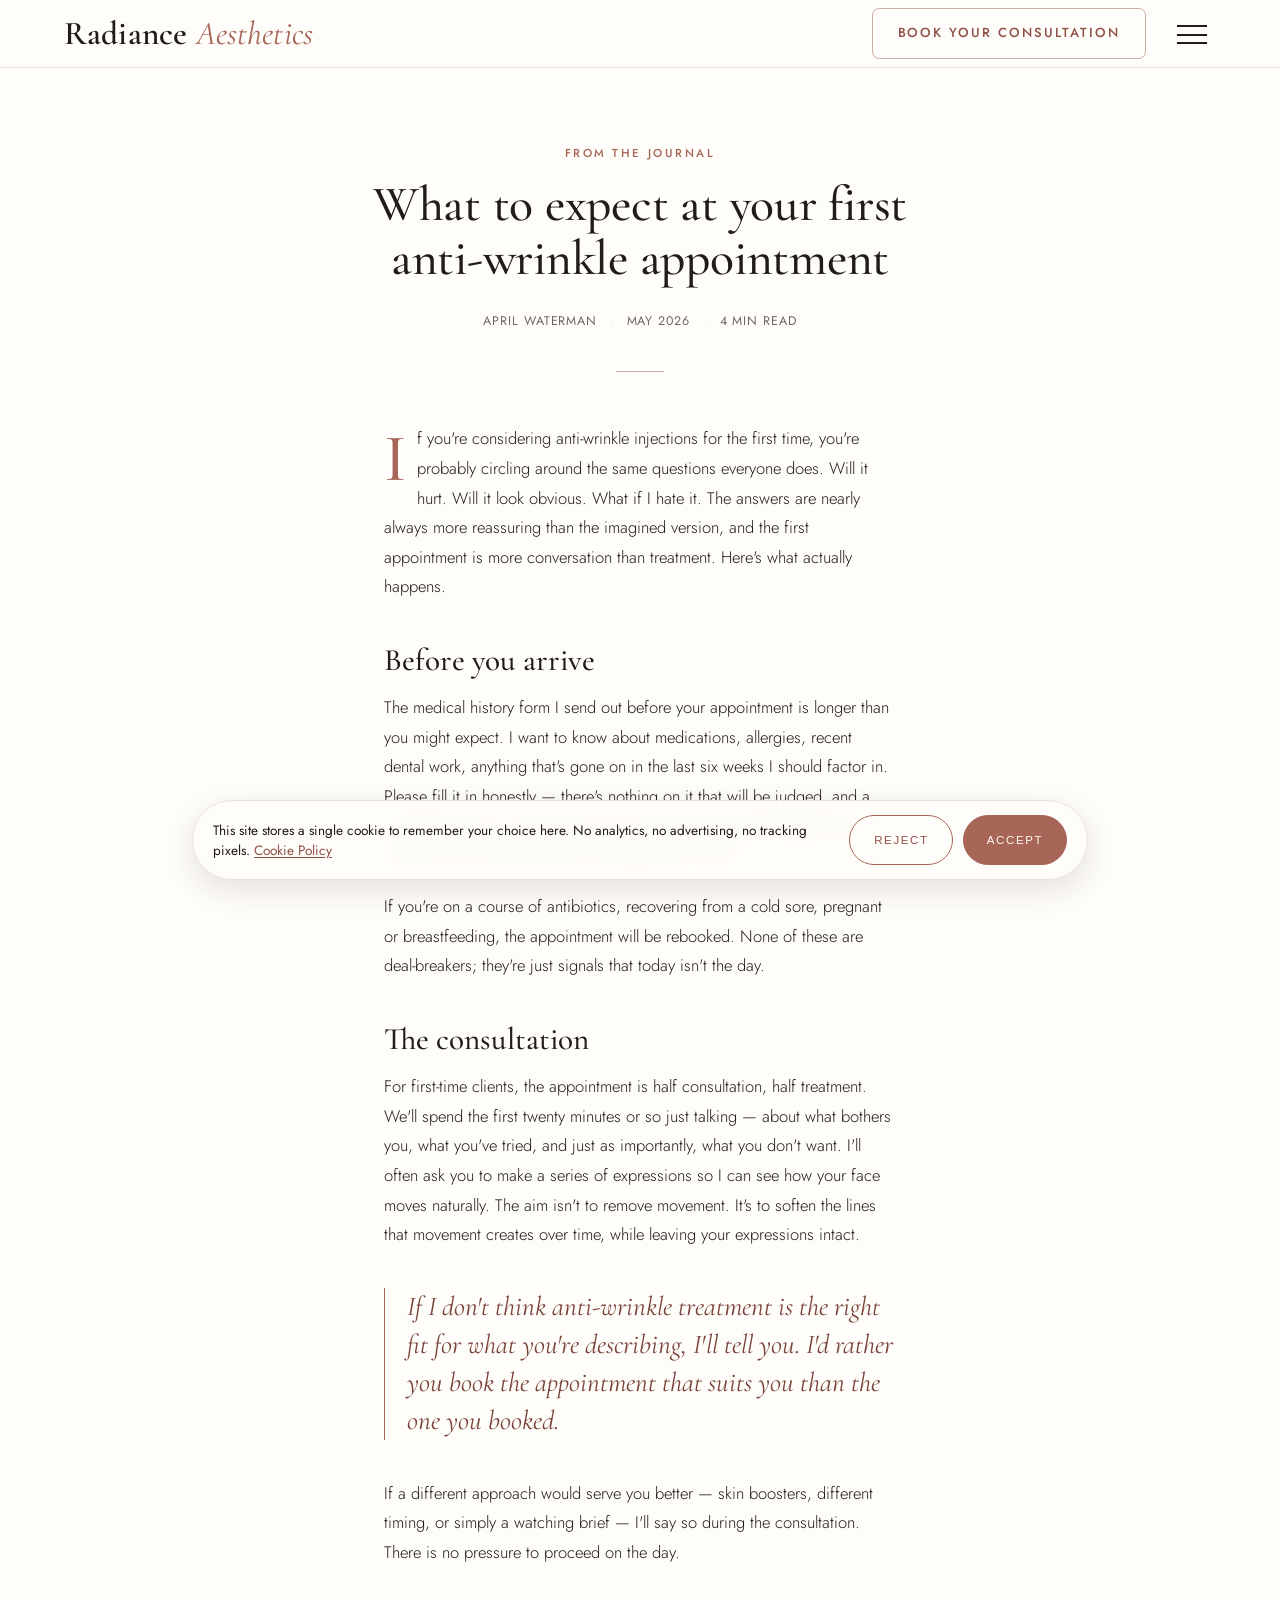
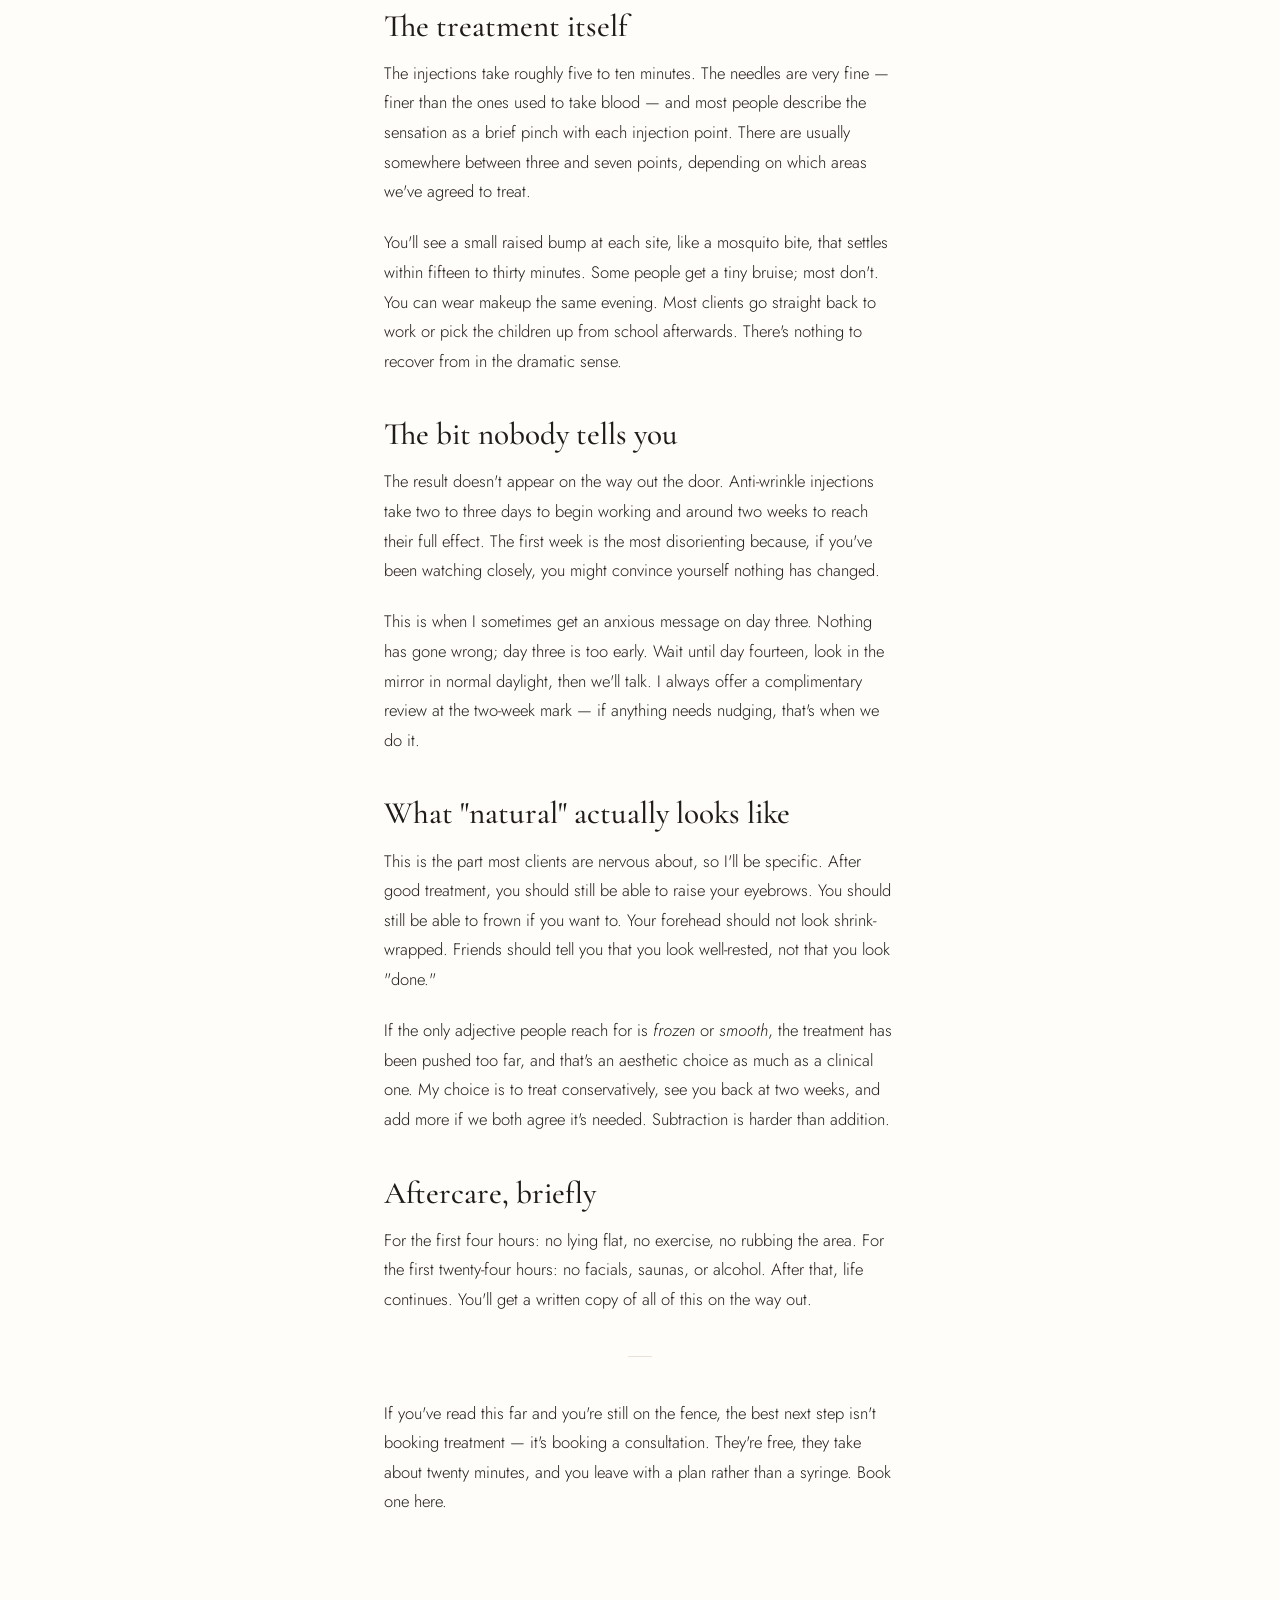
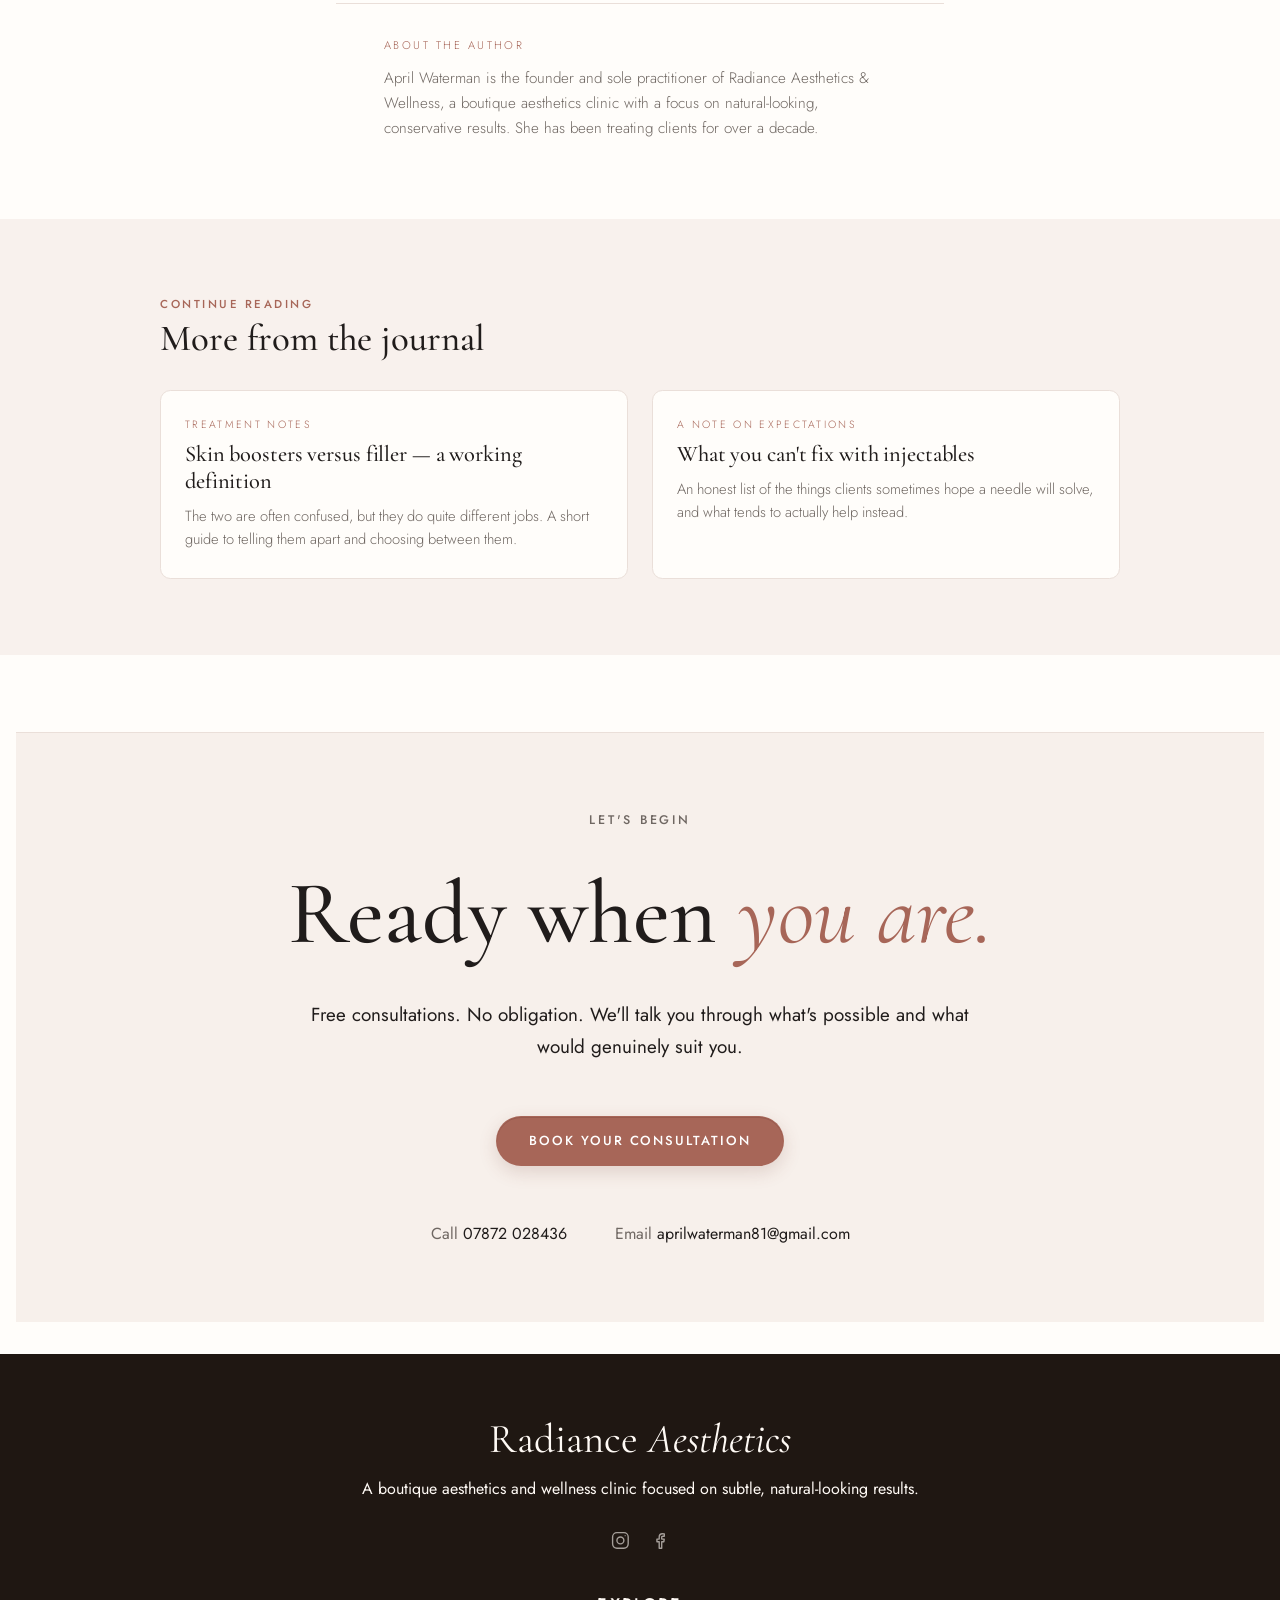
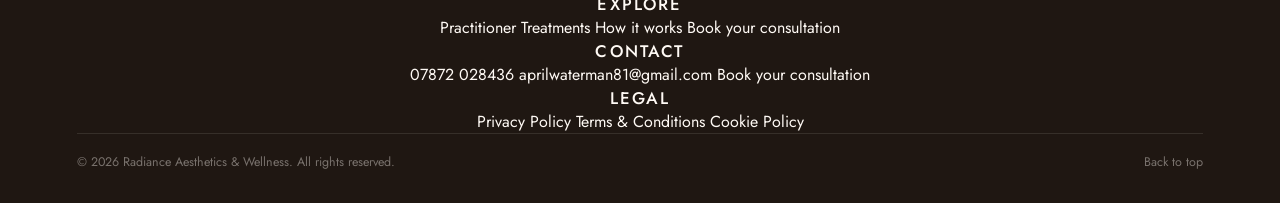
<file: journal-first-appointment.html>
<!doctype html>
<html lang="en">
  <head>
    <meta charset="utf-8" />
    <meta name="viewport" content="width=device-width, initial-scale=1" />
    <meta name="description" content="What actually happens at your first anti-wrinkle appointment with April Waterman at Radiance Aesthetics & Wellness." />
    <title>What to expect at your first anti-wrinkle appointment | Radiance Aesthetics</title>
    <link rel="icon" href="assets/favicon.svg" type="image/svg+xml" />
    <link rel="preconnect" href="https://fonts.googleapis.com" />
    <link rel="preconnect" href="https://fonts.gstatic.com" crossorigin />
    <link href="https://fonts.googleapis.com/css2?family=Cormorant+Garamond:ital,wght@0,400;0,500;0,600;1,400;1,500&family=Jost:wght@300;400;500;600&display=swap" rel="stylesheet" />
    <link rel="stylesheet" href="styles.css" />
    <style>
      /* Journal — inline so the mockup is self-contained.
         If you decide to ship the journal, lift these into styles.css. */
      .journal-page main {
        background: var(--paper);
      }

      .journal-hero {
        max-width: 52rem;
        margin: 0 auto;
        padding: clamp(3rem, 6vw, 5.5rem) clamp(1.25rem, 6vw, 3rem) 0;
        text-align: center;
      }

      .journal-hero .eyebrow {
        display: block;
        margin-bottom: 1rem;
        font-family: var(--sans);
        font-size: 0.72rem;
        font-weight: 500;
        letter-spacing: 0.22em;
        text-transform: uppercase;
        color: var(--clay);
      }

      .journal-hero h1 {
        max-width: none;
        margin: 0 0 1.4rem;
        font-family: var(--serif);
        font-size: clamp(2rem, 4.2vw, 3.1rem);
        font-weight: 500;
        line-height: 1.1;
        letter-spacing: -0.005em;
        color: var(--ink);
        text-wrap: balance;
      }

      .journal-meta {
        display: inline-flex;
        flex-wrap: wrap;
        justify-content: center;
        gap: 0.45rem 0.75rem;
        font-family: var(--sans);
        font-size: 0.78rem;
        letter-spacing: 0.08em;
        text-transform: uppercase;
        color: var(--muted);
      }

      .journal-meta span[aria-hidden] {
        color: var(--line);
      }

      .journal-rule {
        width: 3rem;
        height: 1px;
        margin: 2.5rem auto 0;
        background: var(--clay);
        opacity: 0.55;
        border: 0;
      }

      .journal-article {
        max-width: 38rem;
        margin: 0 auto;
        padding: clamp(2rem, 5vw, 3.25rem) clamp(1.25rem, 6vw, 3rem) clamp(2.5rem, 6vw, 4rem);
      }

      .journal-article p,
      .journal-article li {
        font-family: var(--sans);
        font-size: 1.04rem;
        font-weight: 300;
        line-height: 1.78;
        color: var(--ink);
      }

      .journal-article p {
        margin: 0 0 1.35rem;
      }

      .journal-article > p:first-of-type::first-letter {
        float: left;
        margin: 0.35rem 0.6rem 0 0;
        font-family: var(--serif);
        font-size: 4.2rem;
        font-weight: 500;
        line-height: 0.85;
        color: var(--clay);
      }

      .journal-article h2 {
        margin: 2.5rem 0 0.85rem;
        font-family: var(--serif);
        font-size: clamp(1.55rem, 2.6vw, 1.95rem);
        font-weight: 500;
        line-height: 1.2;
        color: var(--ink);
      }

      .pullquote {
        margin: 2.4rem 0;
        padding: 0 0 0 1.4rem;
        border-left: 1px solid var(--clay);
        font-family: var(--serif);
        font-size: clamp(1.4rem, 2.4vw, 1.7rem);
        font-style: italic;
        font-weight: 400;
        line-height: 1.4;
        color: var(--clay-deep);
      }

      .pullquote p {
        font-family: inherit;
        font-size: inherit;
        line-height: inherit;
        font-weight: inherit;
        color: inherit;
        margin: 0;
      }

      .journal-article hr.section-break {
        width: 1.5rem;
        height: 1px;
        margin: 2.6rem auto;
        background: var(--line);
        border: 0;
      }

      .journal-author {
        max-width: 38rem;
        margin: 0 auto;
        padding: 2rem clamp(1.25rem, 6vw, 3rem) clamp(3rem, 5vw, 4.5rem);
        border-top: 1px solid var(--line);
      }

      .journal-author .eyebrow {
        display: block;
        margin-bottom: 0.75rem;
        font-family: var(--sans);
        font-size: 0.7rem;
        letter-spacing: 0.22em;
        text-transform: uppercase;
        color: var(--clay);
      }

      .journal-author p {
        font-family: var(--sans);
        font-size: 0.95rem;
        font-weight: 300;
        line-height: 1.65;
        color: var(--muted);
        margin: 0 0 0.85rem;
      }

      .journal-related {
        background: var(--soft);
        padding: clamp(3rem, 6vw, 5rem) clamp(1.25rem, 6vw, 3rem);
      }

      .journal-related-inner {
        max-width: 60rem;
        margin: 0 auto;
      }

      .journal-related .eyebrow {
        display: block;
        margin-bottom: 0.5rem;
        font-family: var(--sans);
        font-size: 0.72rem;
        letter-spacing: 0.22em;
        text-transform: uppercase;
        color: var(--clay);
      }

      .journal-related h2 {
        margin: 0 0 2rem;
        font-family: var(--serif);
        font-size: clamp(1.7rem, 3vw, 2.3rem);
        font-weight: 500;
        color: var(--ink);
      }

      .related-grid {
        display: grid;
        grid-template-columns: repeat(2, 1fr);
        gap: 1.5rem;
      }

      .related-card {
        display: block;
        padding: 1.6rem 1.5rem 1.7rem;
        background: var(--paper);
        border: 1px solid var(--line);
        border-radius: 0.65rem;
        text-decoration: none;
        color: inherit;
        transition: transform 0.2s ease, box-shadow 0.2s ease, border-color 0.2s ease;
      }

      .related-card:hover {
        transform: translateY(-2px);
        box-shadow: 0 12px 28px rgba(32, 28, 27, 0.08);
        border-color: rgba(167, 102, 88, 0.4);
      }

      .related-card .eyebrow {
        margin-bottom: 0.5rem;
        font-size: 0.66rem;
      }

      .related-card h3 {
        margin: 0 0 0.6rem;
        font-family: var(--serif);
        font-size: 1.4rem;
        font-weight: 500;
        line-height: 1.2;
        letter-spacing: -0.005em;
        text-transform: none;
        color: var(--ink);
      }

      .related-card p {
        margin: 0;
        font-family: var(--sans);
        font-size: 0.92rem;
        font-weight: 300;
        line-height: 1.55;
        color: var(--muted);
      }

      @media (max-width: 720px) {
        .related-grid {
          grid-template-columns: 1fr;
        }
      }
    </style>
  </head>
  <body class="journal-page">
    <header class="site-header" id="top">
      <a class="brand brand-wordmark" href="index.html" aria-label="Radiance Aesthetics & Wellness home">
        <span>Radiance <em>Aesthetics</em></span>
      </a>
      <a class="button button-ghost header-cta" href="https://wa.me/447872028436?text=Hi%20April%2C%20I%27d%20like%20to%20book%20a%20free%20Radiance%20Aesthetics%20consultation.">
        Book your consultation
      </a>
      <button class="menu-toggle" type="button" aria-expanded="false" aria-controls="mobile-menu">
        <span></span>
        <span></span>
        <span></span>
      </button>
    </header>

    <div class="mobile-menu" id="mobile-menu" hidden>
      <a href="index.html#treatments">Treatments</a>
      <a href="index.html#april">Meet April</a>
      <a href="index.html#process">How it works</a>
      <a href="index.html#contact">Contact</a>
      <a href="https://wa.me/447872028436?text=Hi%20April%2C%20I%27d%20like%20to%20book%20a%20free%20Radiance%20Aesthetics%20consultation.">Book your consultation</a>
    </div>

    <main>
      <header class="journal-hero">
        <p class="eyebrow">From the journal</p>
        <h1>What to expect at your first anti-wrinkle appointment</h1>
        <div class="journal-meta">
          <span>April Waterman</span>
          <span aria-hidden="true">·</span>
          <time datetime="2026-05">May 2026</time>
          <span aria-hidden="true">·</span>
          <span>4 min read</span>
        </div>
        <hr class="journal-rule" />
      </header>

      <article class="journal-article">
        <p>If you're considering anti-wrinkle injections for the first time, you're probably circling around the same questions everyone does. Will it hurt. Will it look obvious. What if I hate it. The answers are nearly always more reassuring than the imagined version, and the first appointment is more conversation than treatment. Here's what actually happens.</p>

        <h2>Before you arrive</h2>
        <p>The medical history form I send out before your appointment is longer than you might expect. I want to know about medications, allergies, recent dental work, anything that's gone on in the last six weeks I should factor in. Please fill it in honestly — there's nothing on it that will be judged, and a complete picture is what allows me to recommend something genuinely suited to your face rather than something off a menu.</p>
        <p>If you're on a course of antibiotics, recovering from a cold sore, pregnant or breastfeeding, the appointment will be rebooked. None of these are deal-breakers; they're just signals that today isn't the day.</p>

        <h2>The consultation</h2>
        <p>For first-time clients, the appointment is half consultation, half treatment. We'll spend the first twenty minutes or so just talking — about what bothers you, what you've tried, and just as importantly, what you don't want. I'll often ask you to make a series of expressions so I can see how your face moves naturally. The aim isn't to remove movement. It's to soften the lines that movement creates over time, while leaving your expressions intact.</p>

        <blockquote class="pullquote">
          <p>If I don't think anti-wrinkle treatment is the right fit for what you're describing, I'll tell you. I'd rather you book the appointment that suits you than the one you booked.</p>
        </blockquote>

        <p>If a different approach would serve you better — skin boosters, different timing, or simply a watching brief — I'll say so during the consultation. There is no pressure to proceed on the day.</p>

        <h2>The treatment itself</h2>
        <p>The injections take roughly five to ten minutes. The needles are very fine — finer than the ones used to take blood — and most people describe the sensation as a brief pinch with each injection point. There are usually somewhere between three and seven points, depending on which areas we've agreed to treat.</p>
        <p>You'll see a small raised bump at each site, like a mosquito bite, that settles within fifteen to thirty minutes. Some people get a tiny bruise; most don't. You can wear makeup the same evening. Most clients go straight back to work or pick the children up from school afterwards. There's nothing to recover from in the dramatic sense.</p>

        <h2>The bit nobody tells you</h2>
        <p>The result doesn't appear on the way out the door. Anti-wrinkle injections take two to three days to begin working and around two weeks to reach their full effect. The first week is the most disorienting because, if you've been watching closely, you might convince yourself nothing has changed.</p>
        <p>This is when I sometimes get an anxious message on day three. Nothing has gone wrong; day three is too early. Wait until day fourteen, look in the mirror in normal daylight, then we'll talk. I always offer a complimentary review at the two-week mark — if anything needs nudging, that's when we do it.</p>

        <h2>What "natural" actually looks like</h2>
        <p>This is the part most clients are nervous about, so I'll be specific. After good treatment, you should still be able to raise your eyebrows. You should still be able to frown if you want to. Your forehead should not look shrink-wrapped. Friends should tell you that you look well-rested, not that you look "done."</p>
        <p>If the only adjective people reach for is <em>frozen</em> or <em>smooth</em>, the treatment has been pushed too far, and that's an aesthetic choice as much as a clinical one. My choice is to treat conservatively, see you back at two weeks, and add more if we both agree it's needed. Subtraction is harder than addition.</p>

        <h2>Aftercare, briefly</h2>
        <p>For the first four hours: no lying flat, no exercise, no rubbing the area. For the first twenty-four hours: no facials, saunas, or alcohol. After that, life continues. You'll get a written copy of all of this on the way out.</p>

        <hr class="section-break" />

        <p>If you've read this far and you're still on the fence, the best next step isn't booking treatment — it's booking a consultation. They're free, they take about twenty minutes, and you leave with a plan rather than a syringe. <a href="index.html#contact">Book one here.</a></p>
      </article>

      <footer class="journal-author">
        <p class="eyebrow">About the author</p>
        <p>April Waterman is the founder and sole practitioner of Radiance Aesthetics &amp; Wellness, a boutique aesthetics clinic with a focus on natural-looking, conservative results. She has been treating clients for over a decade.</p>
      </footer>

      <section class="journal-related">
        <div class="journal-related-inner">
          <p class="eyebrow">Continue reading</p>
          <h2>More from the journal</h2>
          <div class="related-grid">
            <a href="#" class="related-card">
              <p class="eyebrow">Treatment notes</p>
              <h3>Skin boosters versus filler — a working definition</h3>
              <p>The two are often confused, but they do quite different jobs. A short guide to telling them apart and choosing between them.</p>
            </a>
            <a href="#" class="related-card">
              <p class="eyebrow">A note on expectations</p>
              <h3>What you can't fix with injectables</h3>
              <p>An honest list of the things clients sometimes hope a needle will solve, and what tends to actually help instead.</p>
            </a>
          </div>
        </div>
      </section>

      <section class="contact" id="contact">
        <p class="eyebrow">Let's begin</p>
        <h2>Ready when <em>you are.</em></h2>
        <p>Free consultations. No obligation. We'll talk you through what's possible and what would genuinely suit you.</p>
        <a class="button button-primary" href="https://wa.me/447872028436?text=Hi%20April%2C%20I%27d%20like%20to%20book%20a%20free%20Radiance%20Aesthetics%20consultation.">Book your consultation</a>
        <div class="contact-links">
          <span>Call <a href="tel:+447872028436">07872 028436</a></span>
          <span>Email <a href="mailto:aprilwaterman81@gmail.com">aprilwaterman81@gmail.com</a></span>
        </div>
      </section>
    </main>

    <footer class="site-footer">
      <div class="footer-main">
        <div class="footer-brand">
          <h2>Radiance <em>Aesthetics</em></h2>
          <p>A boutique aesthetics and wellness clinic focused on subtle, natural-looking results.</p>
          <ul class="footer-social" aria-label="Social media">
            <li>
              <a href="https://www.instagram.com/radiance_aestheticsandwellness/" target="_blank" rel="noopener noreferrer" aria-label="Radiance Aesthetics on Instagram">
                <svg viewBox="0 0 24 24" aria-hidden="true" fill="none" stroke="currentColor" stroke-width="1.6" stroke-linecap="round" stroke-linejoin="round">
                  <rect x="3" y="3" width="18" height="18" rx="5"/>
                  <circle cx="12" cy="12" r="4"/>
                  <circle cx="17.5" cy="6.5" r="0.6" fill="currentColor" stroke="none"/>
                </svg>
              </a>
            </li>
            <li>
              <a href="https://www.facebook.com/april.waterman.9" target="_blank" rel="noopener noreferrer" aria-label="April Waterman on Facebook">
                <svg viewBox="0 0 24 24" aria-hidden="true" fill="currentColor">
                  <path d="M13.5 21v-7.5h2.5l.4-3h-2.9V8.6c0-.86.27-1.45 1.5-1.45h1.5v-2.7c-.26-.04-1.16-.12-2.2-.12-2.18 0-3.68 1.33-3.68 3.78V10.5H8v3h2.62V21h2.88Z"/>
                </svg>
              </a>
            </li>
          </ul>
        </div>
        <nav class="footer-column footer-explore" aria-label="Footer explore links">
          <h3>Explore</h3>
          <a href="index.html#april">Practitioner</a>
          <a href="index.html#treatments">Treatments</a>
          <a href="index.html#process">How it works</a>
          <a href="index.html#contact">Book your consultation</a>
        </nav>
        <div class="footer-column">
          <h3>Contact</h3>
          <a href="tel:+447872028436">07872 028436</a>
          <a href="mailto:aprilwaterman81@gmail.com">aprilwaterman81@gmail.com</a>
          <a href="https://wa.me/447872028436?text=Hi%20April%2C%20I%27d%20like%20to%20book%20a%20free%20Radiance%20Aesthetics%20consultation.">Book your consultation</a>
        </div>
        <nav class="footer-column" aria-label="Footer legal links">
          <h3>Legal</h3>
          <a href="privacy-policy.html">Privacy Policy</a>
          <a href="terms-and-conditions.html">Terms &amp; Conditions</a>
          <a href="cookie-policy.html">Cookie Policy</a>
        </nav>
      </div>
      <div class="footer-bottom">
        <p>&copy; 2026 Radiance Aesthetics &amp; Wellness. All rights reserved.</p>
        <a href="#top">Back to top</a>
      </div>
    </footer>

    <nav class="mobile-action-bar" aria-label="Quick contact actions">
      <a href="tel:+447872028436">
        <svg viewBox="0 0 24 24" aria-hidden="true"><path d="M22 16.9v3a2 2 0 0 1-2.2 2 19.8 19.8 0 0 1-8.6-3.1 19.5 19.5 0 0 1-6-6A19.8 19.8 0 0 1 2.1 4.2 2 2 0 0 1 4.1 2h3a2 2 0 0 1 2 1.7c.1 1 .4 1.9.7 2.8a2 2 0 0 1-.5 2.1L8.1 9.9a16 16 0 0 0 6 6l1.3-1.3a2 2 0 0 1 2.1-.5c.9.3 1.8.6 2.8.7a2 2 0 0 1 1.7 2.1Z"/></svg>
        Call
      </a>
      <a href="https://wa.me/447872028436">
        <svg viewBox="0 0 24 24" aria-hidden="true"><path d="M21 15a4 4 0 0 1-4 4H8l-5 3V7a4 4 0 0 1 4-4h10a4 4 0 0 1 4 4v8Z"/><path d="M8 10h8M8 14h5"/></svg>
        Message
      </a>
      <a href="https://wa.me/447872028436?text=Hi%20April%2C%20I%27d%20like%20to%20book%20a%20free%20Radiance%20Aesthetics%20consultation.">
        <svg viewBox="0 0 24 24" aria-hidden="true"><rect x="4" y="5" width="16" height="16" rx="2"/><path d="M8 3v4M16 3v4M4 10h16"/></svg>
        Book
      </a>
    </nav>

    <div class="cookie-banner" id="cookie-banner" hidden role="dialog" aria-live="polite" aria-label="Cookie consent">
      <p>This site stores a single cookie to remember your choice here. No analytics, no advertising, no tracking pixels. <a href="cookie-policy.html">Cookie Policy</a></p>
      <div class="cookie-banner-actions">
        <button type="button" class="button cookie-button cookie-reject">Reject</button>
        <button type="button" class="button cookie-button cookie-accept">Accept</button>
      </div>
    </div>

    <script src="script.js"></script>
  </body>
</html>
</file>
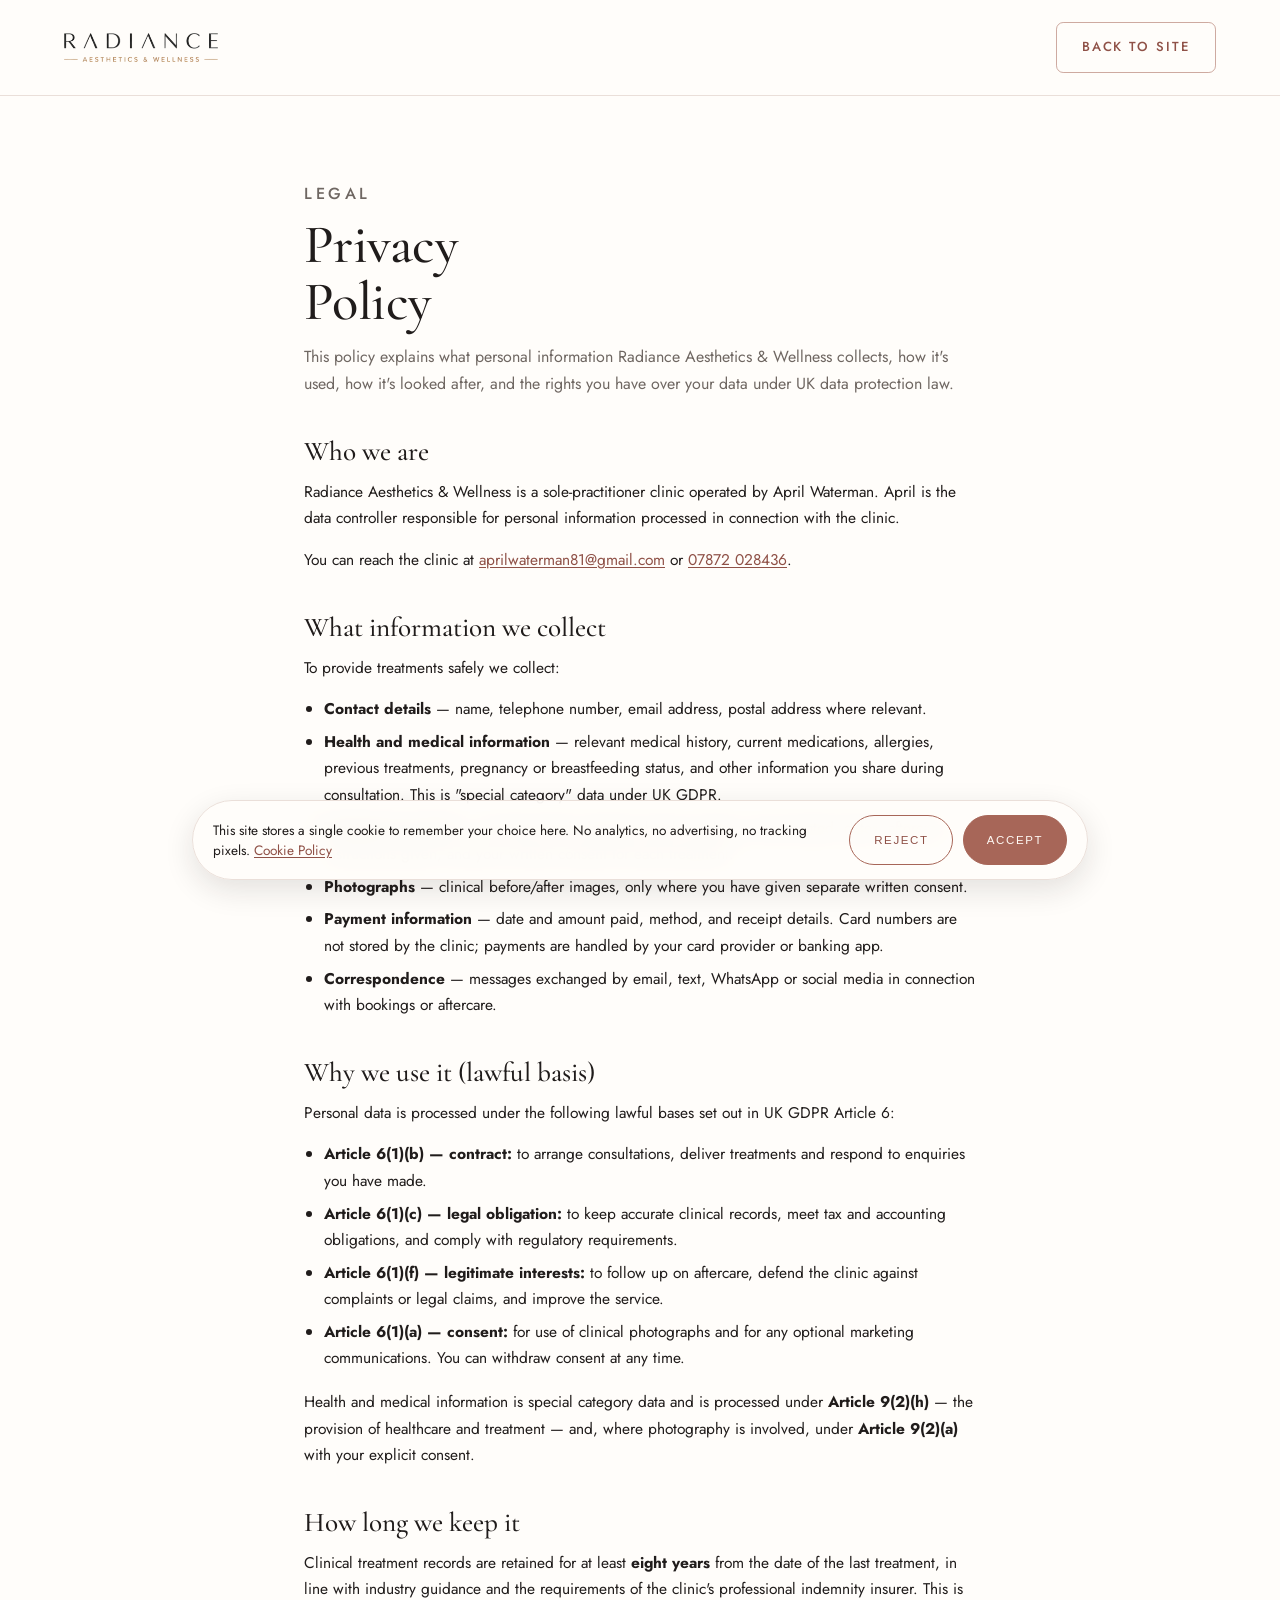
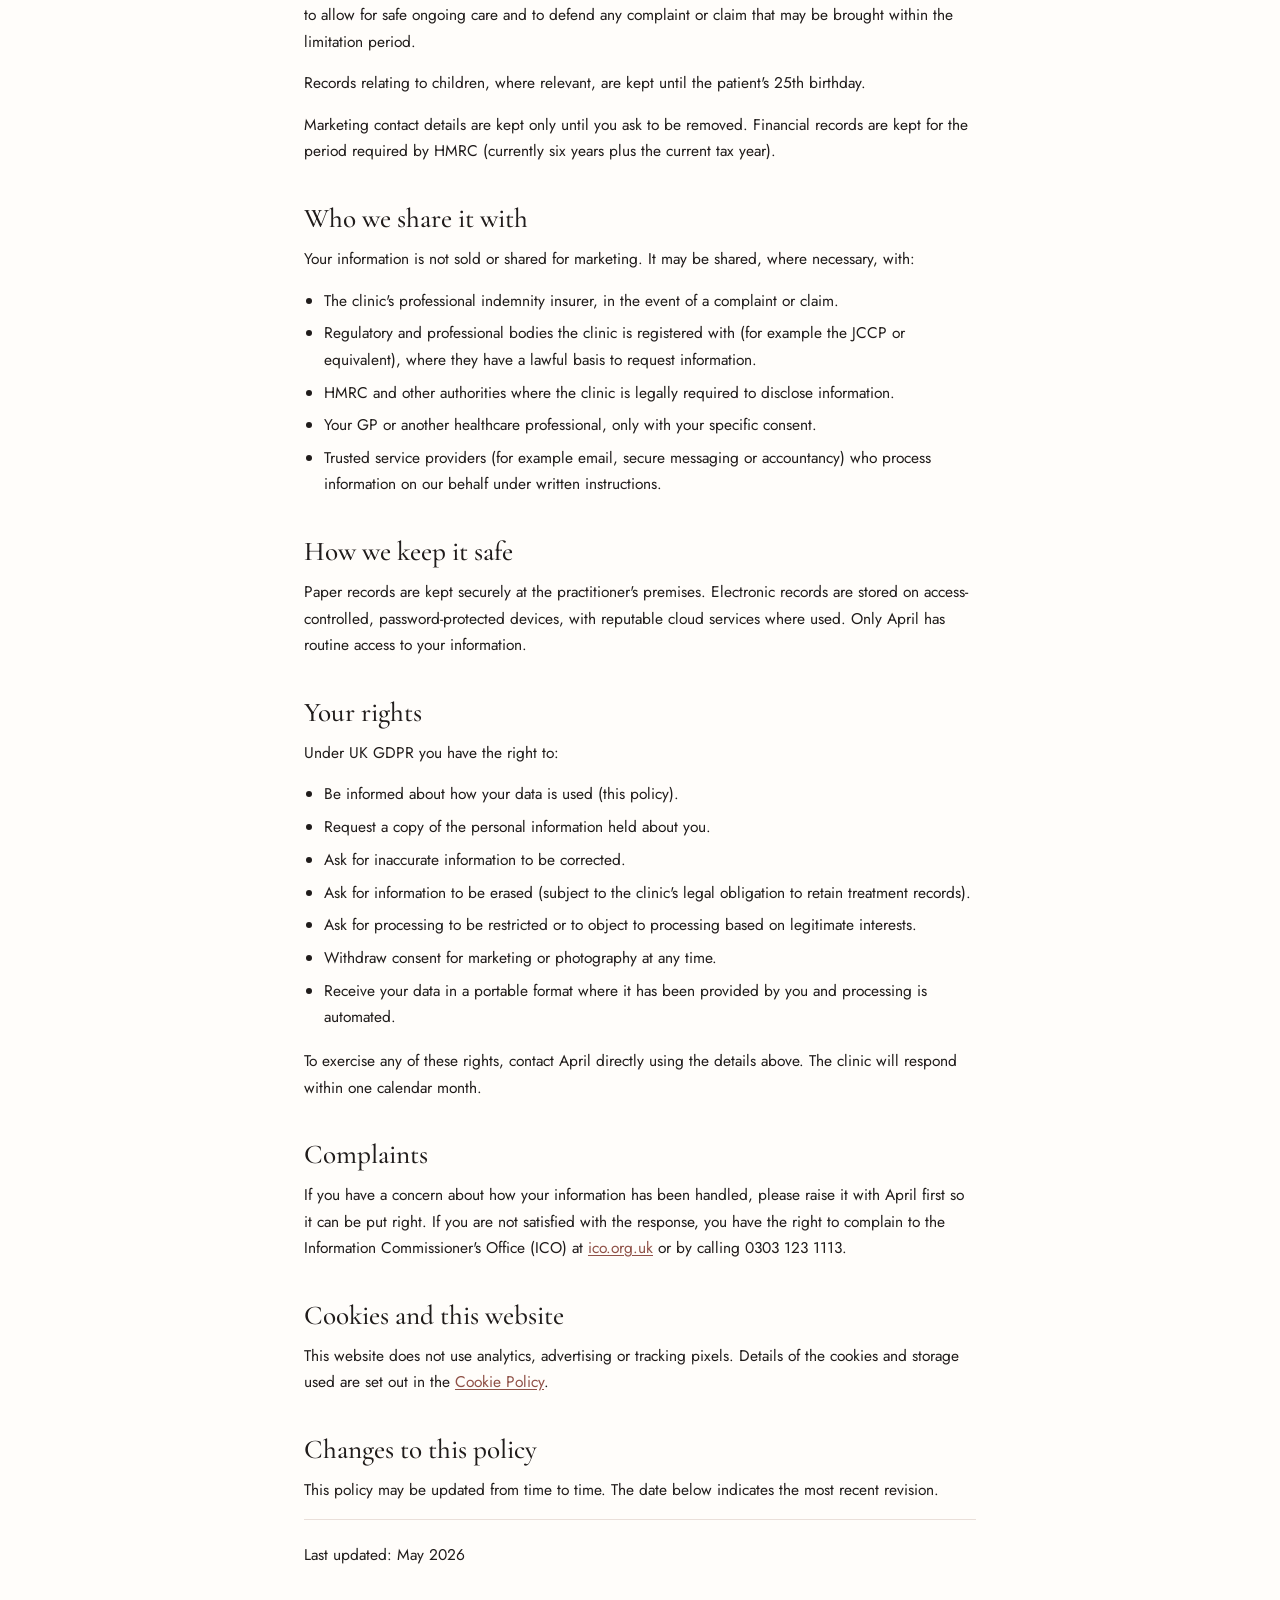
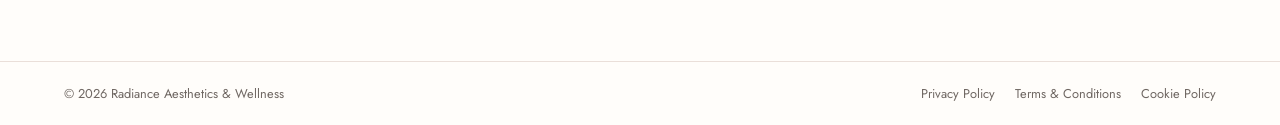
<file: privacy-policy.html>
<!doctype html>
<html lang="en">
  <head>
    <meta charset="utf-8" />
    <meta name="viewport" content="width=device-width, initial-scale=1" />
    <meta name="description" content="How Radiance Aesthetics & Wellness collects, uses and protects your personal information." />
    <title>Privacy Policy | Radiance Aesthetics</title>
    <link rel="icon" href="assets/favicon.svg" type="image/svg+xml" />
    <link rel="preconnect" href="https://fonts.googleapis.com" />
    <link rel="preconnect" href="https://fonts.gstatic.com" crossorigin />
    <link href="https://fonts.googleapis.com/css2?family=Cormorant+Garamond:ital,wght@0,400;0,500;0,600;1,400;1,500&family=Jost:wght@300;400;500;600&display=swap" rel="stylesheet" />
    <link rel="stylesheet" href="styles.css" />
  </head>
  <body class="legal-shell">
    <header class="legal-header">
      <a class="brand" href="index.html"><img src="assets/logos/radiance-wordmark-600.png" alt="Radiance Aesthetics &amp; Wellness" class="brand-logo" /></a>
      <a class="button button-ghost" href="index.html">Back to site</a>
    </header>

    <main class="legal-page">
      <p class="eyebrow">Legal</p>
      <h1>Privacy Policy</h1>
      <p class="lede">This policy explains what personal information Radiance Aesthetics &amp; Wellness collects, how it's used, how it's looked after, and the rights you have over your data under UK data protection law.</p>

      <h2>Who we are</h2>
      <p>Radiance Aesthetics &amp; Wellness is a sole-practitioner clinic operated by April Waterman. April is the data controller responsible for personal information processed in connection with the clinic.</p>
      <p>You can reach the clinic at <a href="mailto:aprilwaterman81@gmail.com">aprilwaterman81@gmail.com</a> or <a href="tel:+447872028436">07872 028436</a>.</p>

      <h2>What information we collect</h2>
      <p>To provide treatments safely we collect:</p>
      <ul>
        <li><strong>Contact details</strong> — name, telephone number, email address, postal address where relevant.</li>
        <li><strong>Health and medical information</strong> — relevant medical history, current medications, allergies, previous treatments, pregnancy or breastfeeding status, and other information you share during consultation. This is "special category" data under UK GDPR.</li>
        <li><strong>Treatment records</strong> — products used, dosages, batch numbers, areas treated, dates, aftercare instructions given, and your written consent for each treatment.</li>
        <li><strong>Photographs</strong> — clinical before/after images, only where you have given separate written consent.</li>
        <li><strong>Payment information</strong> — date and amount paid, method, and receipt details. Card numbers are not stored by the clinic; payments are handled by your card provider or banking app.</li>
        <li><strong>Correspondence</strong> — messages exchanged by email, text, WhatsApp or social media in connection with bookings or aftercare.</li>
      </ul>

      <h2>Why we use it (lawful basis)</h2>
      <p>Personal data is processed under the following lawful bases set out in UK GDPR Article 6:</p>
      <ul>
        <li><strong>Article 6(1)(b) — contract:</strong> to arrange consultations, deliver treatments and respond to enquiries you have made.</li>
        <li><strong>Article 6(1)(c) — legal obligation:</strong> to keep accurate clinical records, meet tax and accounting obligations, and comply with regulatory requirements.</li>
        <li><strong>Article 6(1)(f) — legitimate interests:</strong> to follow up on aftercare, defend the clinic against complaints or legal claims, and improve the service.</li>
        <li><strong>Article 6(1)(a) — consent:</strong> for use of clinical photographs and for any optional marketing communications. You can withdraw consent at any time.</li>
      </ul>
      <p>Health and medical information is special category data and is processed under <strong>Article 9(2)(h)</strong> — the provision of healthcare and treatment — and, where photography is involved, under <strong>Article 9(2)(a)</strong> with your explicit consent.</p>

      <h2>How long we keep it</h2>
      <p>Clinical treatment records are retained for at least <strong>eight years</strong> from the date of the last treatment, in line with industry guidance and the requirements of the clinic's professional indemnity insurer. This is to allow for safe ongoing care and to defend any complaint or claim that may be brought within the limitation period.</p>
      <p>Records relating to children, where relevant, are kept until the patient's 25th birthday.</p>
      <p>Marketing contact details are kept only until you ask to be removed. Financial records are kept for the period required by HMRC (currently six years plus the current tax year).</p>

      <h2>Who we share it with</h2>
      <p>Your information is not sold or shared for marketing. It may be shared, where necessary, with:</p>
      <ul>
        <li>The clinic's professional indemnity insurer, in the event of a complaint or claim.</li>
        <li>Regulatory and professional bodies the clinic is registered with (for example the JCCP or equivalent), where they have a lawful basis to request information.</li>
        <li>HMRC and other authorities where the clinic is legally required to disclose information.</li>
        <li>Your GP or another healthcare professional, only with your specific consent.</li>
        <li>Trusted service providers (for example email, secure messaging or accountancy) who process information on our behalf under written instructions.</li>
      </ul>

      <h2>How we keep it safe</h2>
      <p>Paper records are kept securely at the practitioner's premises. Electronic records are stored on access-controlled, password-protected devices, with reputable cloud services where used. Only April has routine access to your information.</p>

      <h2>Your rights</h2>
      <p>Under UK GDPR you have the right to:</p>
      <ul>
        <li>Be informed about how your data is used (this policy).</li>
        <li>Request a copy of the personal information held about you.</li>
        <li>Ask for inaccurate information to be corrected.</li>
        <li>Ask for information to be erased (subject to the clinic's legal obligation to retain treatment records).</li>
        <li>Ask for processing to be restricted or to object to processing based on legitimate interests.</li>
        <li>Withdraw consent for marketing or photography at any time.</li>
        <li>Receive your data in a portable format where it has been provided by you and processing is automated.</li>
      </ul>
      <p>To exercise any of these rights, contact April directly using the details above. The clinic will respond within one calendar month.</p>

      <h2>Complaints</h2>
      <p>If you have a concern about how your information has been handled, please raise it with April first so it can be put right. If you are not satisfied with the response, you have the right to complain to the Information Commissioner's Office (ICO) at <a href="https://ico.org.uk" target="_blank" rel="noopener noreferrer">ico.org.uk</a> or by calling 0303 123 1113.</p>

      <h2>Cookies and this website</h2>
      <p>This website does not use analytics, advertising or tracking pixels. Details of the cookies and storage used are set out in the <a href="cookie-policy.html">Cookie Policy</a>.</p>

      <h2>Changes to this policy</h2>
      <p>This policy may be updated from time to time. The date below indicates the most recent revision.</p>

      <p class="legal-meta">Last updated: May 2026</p>
    </main>

    <footer class="legal-footer">
      <p>&copy; 2026 Radiance Aesthetics &amp; Wellness</p>
      <nav aria-label="Legal links">
        <a href="privacy-policy.html">Privacy Policy</a>
        <a href="terms-and-conditions.html">Terms &amp; Conditions</a>
        <a href="cookie-policy.html">Cookie Policy</a>
      </nav>
    </footer>

    <div class="cookie-banner" id="cookie-banner" hidden role="dialog" aria-live="polite" aria-label="Cookie consent">
      <p>This site stores a single cookie to remember your choice here. No analytics, no advertising, no tracking pixels. <a href="cookie-policy.html">Cookie Policy</a></p>
      <div class="cookie-banner-actions">
        <button type="button" class="button cookie-button cookie-reject">Reject</button>
        <button type="button" class="button cookie-button cookie-accept">Accept</button>
      </div>
    </div>

    <script src="script.js"></script>
  </body>
</html>
</file>
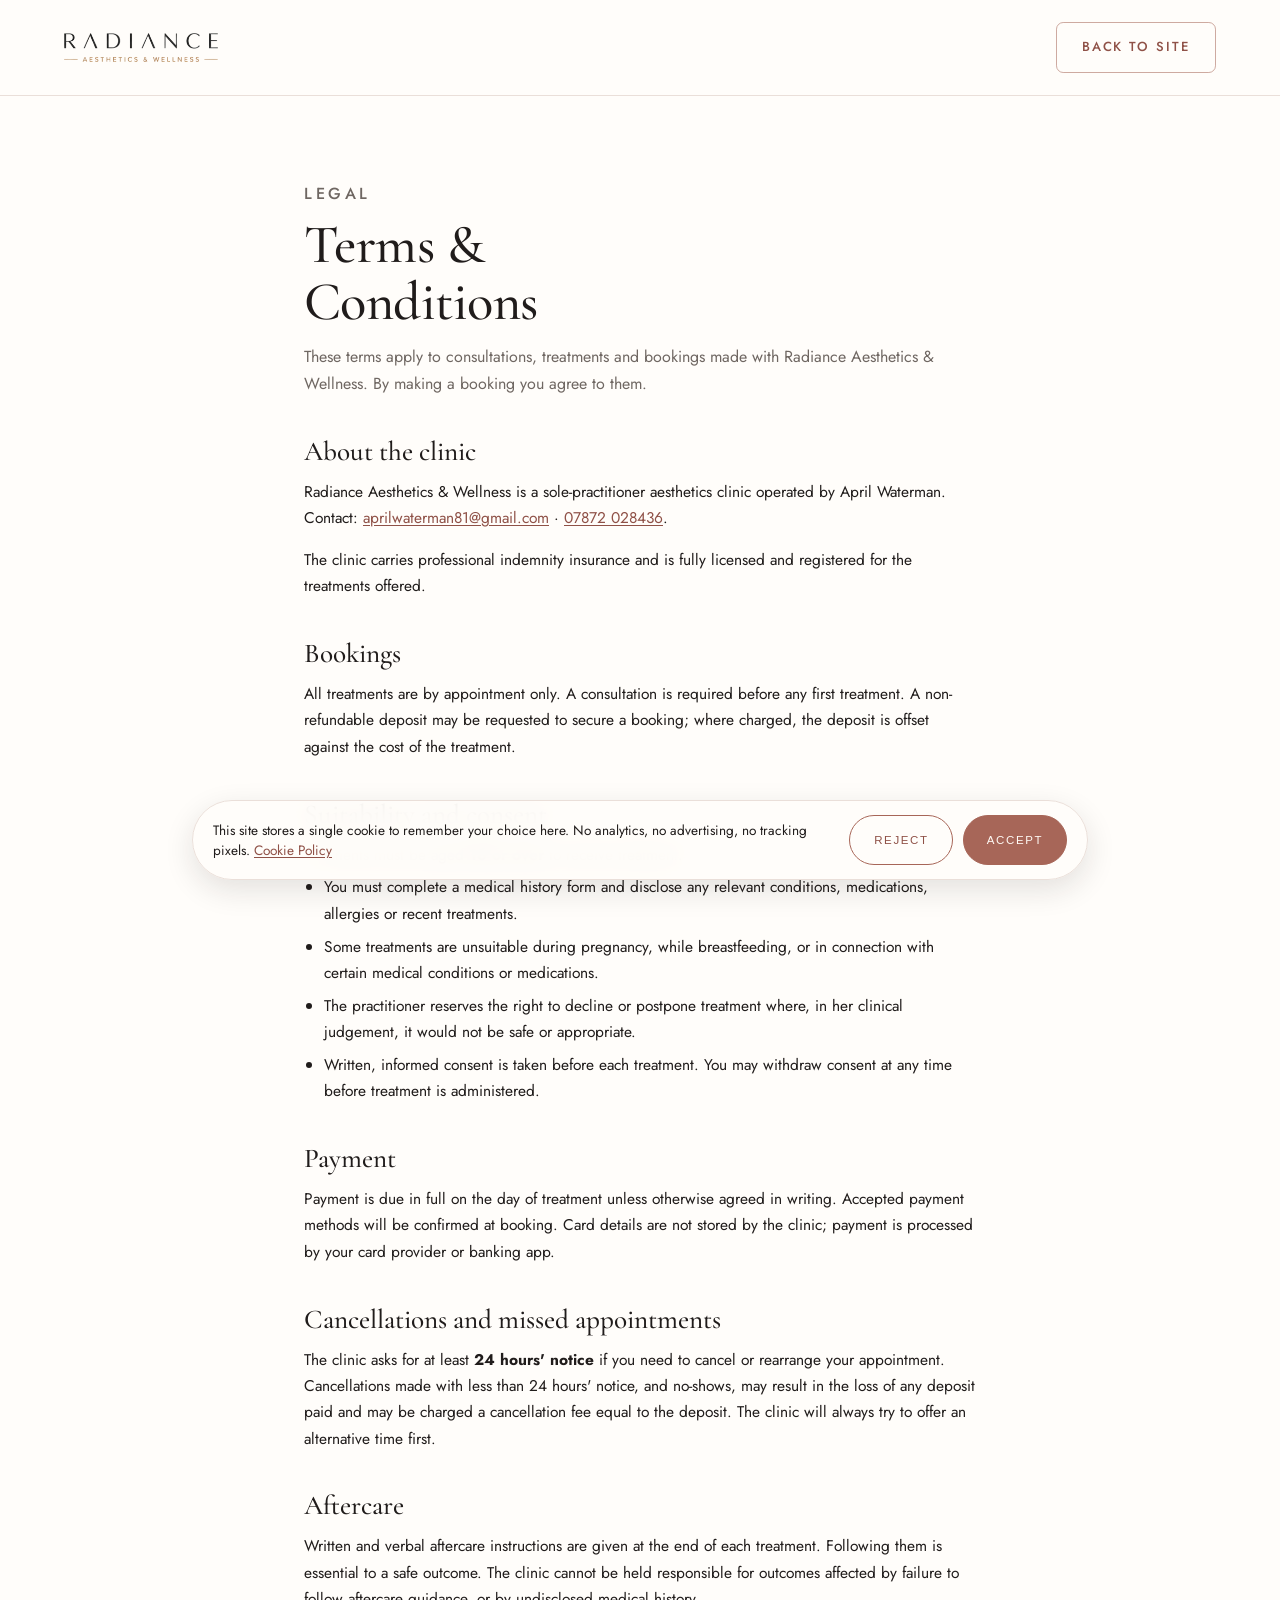
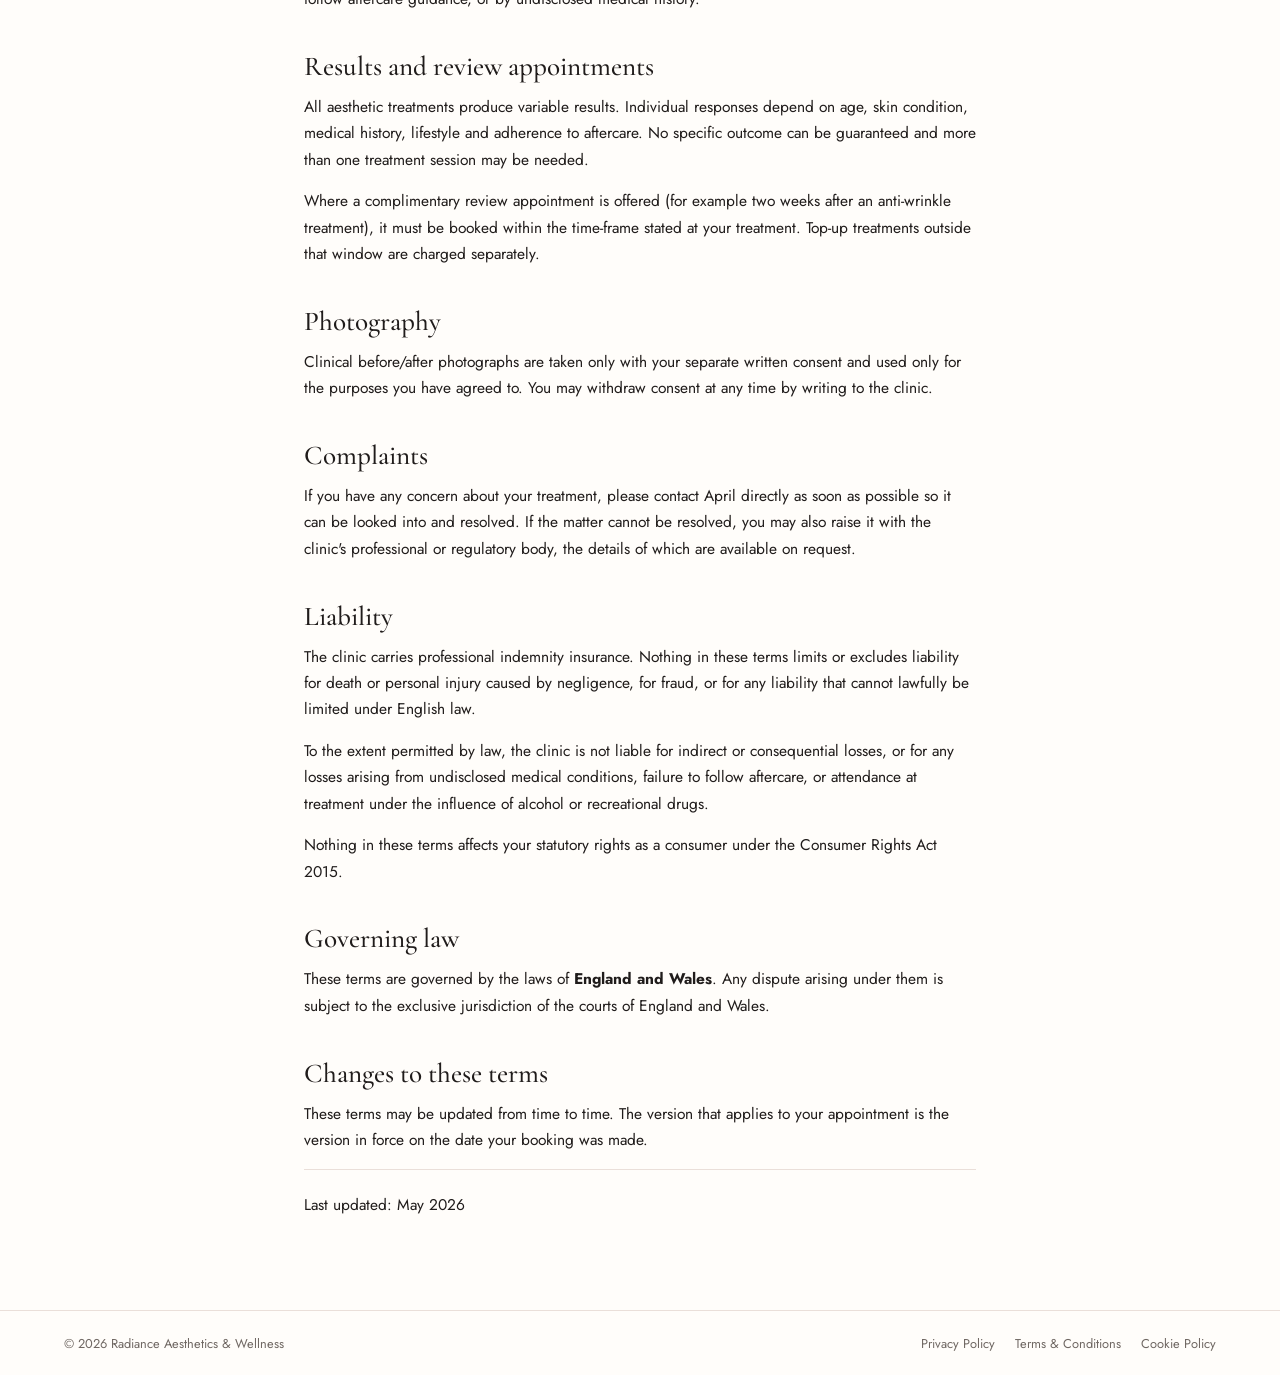
<file: terms-and-conditions.html>
<!doctype html>
<html lang="en">
  <head>
    <meta charset="utf-8" />
    <meta name="viewport" content="width=device-width, initial-scale=1" />
    <meta name="description" content="The terms and conditions that apply to bookings and treatments at Radiance Aesthetics & Wellness." />
    <title>Terms &amp; Conditions | Radiance Aesthetics</title>
    <link rel="icon" href="assets/favicon.svg" type="image/svg+xml" />
    <link rel="preconnect" href="https://fonts.googleapis.com" />
    <link rel="preconnect" href="https://fonts.gstatic.com" crossorigin />
    <link href="https://fonts.googleapis.com/css2?family=Cormorant+Garamond:ital,wght@0,400;0,500;0,600;1,400;1,500&family=Jost:wght@300;400;500;600&display=swap" rel="stylesheet" />
    <link rel="stylesheet" href="styles.css" />
  </head>
  <body class="legal-shell">
    <header class="legal-header">
      <a class="brand" href="index.html"><img src="assets/logos/radiance-wordmark-600.png" alt="Radiance Aesthetics &amp; Wellness" class="brand-logo" /></a>
      <a class="button button-ghost" href="index.html">Back to site</a>
    </header>

    <main class="legal-page">
      <p class="eyebrow">Legal</p>
      <h1>Terms &amp; Conditions</h1>
      <p class="lede">These terms apply to consultations, treatments and bookings made with Radiance Aesthetics &amp; Wellness. By making a booking you agree to them.</p>

      <h2>About the clinic</h2>
      <p>Radiance Aesthetics &amp; Wellness is a sole-practitioner aesthetics clinic operated by April Waterman. Contact: <a href="mailto:aprilwaterman81@gmail.com">aprilwaterman81@gmail.com</a> &middot; <a href="tel:+447872028436">07872 028436</a>.</p>
      <p>The clinic carries professional indemnity insurance and is fully licensed and registered for the treatments offered.</p>

      <h2>Bookings</h2>
      <p>All treatments are by appointment only. A consultation is required before any first treatment. A non-refundable deposit may be requested to secure a booking; where charged, the deposit is offset against the cost of the treatment.</p>

      <h2>Suitability and consent</h2>
      <ul>
        <li>Clients must be aged <strong>18 or over</strong> to receive treatment.</li>
        <li>You must complete a medical history form and disclose any relevant conditions, medications, allergies or recent treatments.</li>
        <li>Some treatments are unsuitable during pregnancy, while breastfeeding, or in connection with certain medical conditions or medications.</li>
        <li>The practitioner reserves the right to decline or postpone treatment where, in her clinical judgement, it would not be safe or appropriate.</li>
        <li>Written, informed consent is taken before each treatment. You may withdraw consent at any time before treatment is administered.</li>
      </ul>

      <h2>Payment</h2>
      <p>Payment is due in full on the day of treatment unless otherwise agreed in writing. Accepted payment methods will be confirmed at booking. Card details are not stored by the clinic; payment is processed by your card provider or banking app.</p>

      <h2>Cancellations and missed appointments</h2>
      <p>The clinic asks for at least <strong>24 hours' notice</strong> if you need to cancel or rearrange your appointment. Cancellations made with less than 24 hours' notice, and no-shows, may result in the loss of any deposit paid and may be charged a cancellation fee equal to the deposit. The clinic will always try to offer an alternative time first.</p>

      <h2>Aftercare</h2>
      <p>Written and verbal aftercare instructions are given at the end of each treatment. Following them is essential to a safe outcome. The clinic cannot be held responsible for outcomes affected by failure to follow aftercare guidance, or by undisclosed medical history.</p>

      <h2>Results and review appointments</h2>
      <p>All aesthetic treatments produce variable results. Individual responses depend on age, skin condition, medical history, lifestyle and adherence to aftercare. No specific outcome can be guaranteed and more than one treatment session may be needed.</p>
      <p>Where a complimentary review appointment is offered (for example two weeks after an anti-wrinkle treatment), it must be booked within the time-frame stated at your treatment. Top-up treatments outside that window are charged separately.</p>

      <h2>Photography</h2>
      <p>Clinical before/after photographs are taken only with your separate written consent and used only for the purposes you have agreed to. You may withdraw consent at any time by writing to the clinic.</p>

      <h2>Complaints</h2>
      <p>If you have any concern about your treatment, please contact April directly as soon as possible so it can be looked into and resolved. If the matter cannot be resolved, you may also raise it with the clinic's professional or regulatory body, the details of which are available on request.</p>

      <h2>Liability</h2>
      <p>The clinic carries professional indemnity insurance. Nothing in these terms limits or excludes liability for death or personal injury caused by negligence, for fraud, or for any liability that cannot lawfully be limited under English law.</p>
      <p>To the extent permitted by law, the clinic is not liable for indirect or consequential losses, or for any losses arising from undisclosed medical conditions, failure to follow aftercare, or attendance at treatment under the influence of alcohol or recreational drugs.</p>
      <p>Nothing in these terms affects your statutory rights as a consumer under the Consumer Rights Act 2015.</p>

      <h2>Governing law</h2>
      <p>These terms are governed by the laws of <strong>England and Wales</strong>. Any dispute arising under them is subject to the exclusive jurisdiction of the courts of England and Wales.</p>

      <h2>Changes to these terms</h2>
      <p>These terms may be updated from time to time. The version that applies to your appointment is the version in force on the date your booking was made.</p>

      <p class="legal-meta">Last updated: May 2026</p>
    </main>

    <footer class="legal-footer">
      <p>&copy; 2026 Radiance Aesthetics &amp; Wellness</p>
      <nav aria-label="Legal links">
        <a href="privacy-policy.html">Privacy Policy</a>
        <a href="terms-and-conditions.html">Terms &amp; Conditions</a>
        <a href="cookie-policy.html">Cookie Policy</a>
      </nav>
    </footer>

    <div class="cookie-banner" id="cookie-banner" hidden role="dialog" aria-live="polite" aria-label="Cookie consent">
      <p>This site stores a single cookie to remember your choice here. No analytics, no advertising, no tracking pixels. <a href="cookie-policy.html">Cookie Policy</a></p>
      <div class="cookie-banner-actions">
        <button type="button" class="button cookie-button cookie-reject">Reject</button>
        <button type="button" class="button cookie-button cookie-accept">Accept</button>
      </div>
    </div>

    <script src="script.js"></script>
  </body>
</html>
</file>
<file: styles.css>
:root {
  --ink: #201c1b;
  --muted: #6f6762;
  --line: #eadfd9;
  --paper: #fffdfa;
  --soft: #f8f1ed;
  --pearl: #fbf7f3;
  --clay: #a76658;
  --clay-dark: #8f5147;
  --clay-deep: #7a4339;
  --rose: #d9a495;
  --sage: #87927d;
  --gold: #b9834b;
  --shadow: 0 18px 50px rgba(80, 47, 38, 0.13);
  --shadow-soft: 0 8px 24px rgba(80, 47, 38, 0.08);
  --serif: "Cormorant Garamond", Georgia, "Times New Roman", serif;
  --sans: "Jost", "Avenir Next", Arial, sans-serif;
}

* {
  box-sizing: border-box;
}

html {
  scroll-behavior: smooth;
  scroll-padding-top: 5rem;
}

body {
  margin: 0;
  color: var(--ink);
  background:
    linear-gradient(180deg, var(--paper), #f4ece6 46%, var(--paper));
  font-family: var(--sans);
  font-weight: 400;
  letter-spacing: 0;
}

body.menu-open {
  overflow: hidden;
}

.sr-only {
  position: absolute;
  width: 1px;
  height: 1px;
  padding: 0;
  margin: -1px;
  overflow: hidden;
  clip: rect(0, 0, 0, 0);
  white-space: nowrap;
  border: 0;
}

a {
  color: inherit;
  text-decoration: none;
}

a,
button,
summary,
[role="button"],
.goal-card,
.treatment-card,
.quiet-link,
.mobile-action-bar a,
.mobile-menu a {
  -webkit-tap-highlight-color: rgba(171, 102, 88, 0.22);
}

a:focus-visible,
button:focus-visible,
summary:focus-visible,
[role="button"]:focus-visible {
  outline: 2px solid rgba(171, 102, 88, 0.72);
  outline-offset: 3px;
}

img {
  display: block;
  width: 100%;
}

svg {
  fill: none;
  stroke: currentColor;
  stroke-linecap: round;
  stroke-linejoin: round;
  stroke-width: 1.6;
}

.site-header {
  position: sticky;
  top: 0;
  z-index: 20;
  display: grid;
  grid-template-columns: auto 1fr auto;
  align-items: center;
  gap: 1.4rem;
  min-height: 4.25rem;
  padding: 0.5rem clamp(1rem, 5vw, 4rem);
  background: rgba(255, 253, 250, 0.92);
  border-bottom: 1px solid var(--line);
  backdrop-filter: blur(16px);
}

.brand {
  display: inline-flex;
  align-items: center;
  line-height: 1;
}

.brand-wordmark {
  text-transform: none;
  letter-spacing: 0;
}

.brand-logo {
  height: clamp(2rem, 3vw, 2.8rem);
  width: auto;
  display: block;
}

.brand-wordmark span {
  font-family: var(--serif);
  font-size: clamp(1.55rem, 2.6vw, 2.1rem);
  font-weight: 600;
  letter-spacing: 0.005em;
  color: var(--ink);
  white-space: nowrap;
}

.brand-wordmark em {
  color: var(--clay);
  font-style: italic;
  font-weight: 400;
}

.button {
  display: inline-flex;
  align-items: center;
  justify-content: center;
  min-height: 3.15rem;
  padding: 0.85rem 1.55rem;
  border-radius: 0.45rem;
  font-size: 0.82rem;
  font-weight: 500;
  line-height: 1.1;
  text-transform: uppercase;
  letter-spacing: 0.15em;
  transition: transform 180ms ease, background 180ms ease, border-color 180ms ease;
}

.button:hover {
  transform: translateY(-1px);
}

.button-primary {
  color: #fff;
  background: var(--clay);
  border: 1px solid transparent;
  box-shadow: 0 1px 0 rgba(122, 67, 57, 0.35) inset, 0 6px 18px rgba(122, 67, 57, 0.18);
}

.button-primary:hover {
  background: var(--clay-dark);
}

.button-secondary {
  color: var(--ink);
  background: rgba(255, 255, 255, 0.72);
  border: 1px solid rgba(32, 28, 27, 0.75);
}

.button-ghost {
  color: var(--clay-dark);
  background: transparent;
  border: 1px solid rgba(167, 102, 88, 0.55);
}

.button-ghost:hover {
  color: #fff;
  background: var(--clay);
  border-color: var(--clay);
}

.header-cta {
  justify-self: end;
}

.header-cta .cta-short {
  display: none;
}

.menu-toggle {
  display: block;
  width: 3rem;
  height: 3rem;
  padding: 0.55rem;
  border: 0;
  background: transparent;
  color: var(--ink);
}

.menu-toggle span {
  display: block;
  height: 2px;
  margin: 0.42rem 0;
  background: currentColor;
}

.mobile-menu {
  position: fixed;
  inset: 0;
  z-index: 30;
  display: none;
  flex-direction: column;
  align-items: center;
  justify-content: center;
  padding: 5rem 2rem 3rem;
  background: linear-gradient(155deg, #fffdfa 0%, #f8ebe1 55%, #efd9c8 100%);
  overflow-y: auto;
}

.mobile-menu:not([hidden]) {
  display: flex;
}

.menu-close {
  position: absolute;
  top: 1.25rem;
  right: 1.1rem;
  width: 2.6rem;
  height: 2.6rem;
  padding: 0;
  border: 0;
  background: transparent;
  color: var(--ink);
  cursor: pointer;
  display: flex;
  align-items: center;
  justify-content: center;
  transition: opacity 0.18s ease, transform 0.18s ease;
}

.menu-close:hover {
  opacity: 0.65;
}

.menu-close svg {
  width: 1.4rem;
  height: 1.4rem;
}

.menu-nav {
  display: flex;
  flex-direction: column;
  align-items: center;
  gap: 1.3rem;
  text-align: center;
  margin-bottom: 2.5rem;
}

.menu-nav a {
  font-family: var(--serif);
  font-size: clamp(1.85rem, 4vw, 3rem);
  font-weight: 500;
  letter-spacing: -0.005em;
  color: var(--ink);
  text-transform: none;
  text-decoration: none;
  line-height: 1.1;
  padding: 0;
  border: 0;
  transition: color 0.18s ease;
}

.menu-nav a:hover,
.menu-nav a:focus-visible {
  color: var(--clay);
}

.menu-cta {
  display: inline-flex;
  align-items: center;
  justify-content: center;
  padding: 1rem 2rem;
  background: var(--clay);
  color: #fffaf5;
  font-family: var(--sans);
  font-size: 0.78rem;
  font-weight: 500;
  letter-spacing: 0.18em;
  text-transform: uppercase;
  text-decoration: none;
  border-radius: 999px;
  border: 0;
  transition: background 0.18s ease, transform 0.18s ease;
  min-width: 14rem;
}

.menu-cta:hover {
  background: var(--clay-dark);
  transform: translateY(-1px);
}

.menu-social {
  display: flex;
  gap: 1.6rem;
  margin: 2.5rem 0 0;
  padding: 0;
  list-style: none;
}

.menu-social a {
  display: inline-flex;
  align-items: center;
  justify-content: center;
  width: 2.6rem;
  height: 2.6rem;
  border-radius: 999px;
  border: 1px solid rgba(167, 102, 88, 0.4);
  color: var(--clay);
  transition: background 0.18s ease, border-color 0.18s ease, color 0.18s ease, transform 0.18s ease;
}

.menu-social a:hover,
.menu-social a:focus-visible {
  background: var(--clay);
  border-color: var(--clay);
  color: #fffaf5;
  transform: translateY(-1px);
}

.menu-social svg {
  width: 1.1rem;
  height: 1.1rem;
}

main {
  overflow: hidden;
}

.hero {
  position: relative;
  display: flex;
  align-items: center;
  min-height: clamp(26rem, 41.6vw, 38rem);
  border-bottom: 1px solid var(--line);
  background: linear-gradient(135deg, #efe1d4, #b89a82);
  overflow: hidden;
  isolation: isolate;
}

.hero::before {
  content: "";
  position: absolute;
  inset: 0;
  z-index: 0;
  background: url("assets/hero-lotus.png") center center / cover no-repeat;
}

.hero::after {
  content: "";
  position: absolute;
  inset: 0;
  z-index: 1;
  background:
    linear-gradient(105deg, rgba(34, 22, 16, 0.85) 0%, rgba(48, 32, 24, 0.72) 22%, rgba(60, 42, 32, 0.42) 44%, rgba(60, 42, 32, 0.16) 62%, rgba(60, 42, 32, 0.02) 78%, rgba(60, 42, 32, 0) 100%),
    linear-gradient(0deg, rgba(34, 25, 20, 0.06), rgba(34, 25, 20, 0.06));
}

.hero-copy {
  position: relative;
  z-index: 2;
  display: flex;
  flex-direction: column;
  justify-content: center;
  width: min(42rem, calc(100% - 2rem));
  min-height: auto;
  padding: clamp(1.6rem, 3.4vw, 3rem) 0 clamp(2.4rem, 4vw, 3.8rem);
  margin-left: clamp(1rem, 7vw, 6.4rem);
  transform: translateY(-0.65rem);
}

.eyebrow {
  margin: 0 0 0.9rem;
  color: var(--clay-dark);
  font-size: 0.78rem;
  font-weight: 500;
  text-transform: uppercase;
  letter-spacing: 0.22em;
}

h1,
h2,
h3,
p {
  overflow-wrap: anywhere;
}

h1,
h2 {
  margin: 0;
  font-family: var(--serif);
  font-weight: 400;
  line-height: 1.05;
}

h1 {
  max-width: 10ch;
  font-size: clamp(2.55rem, 4.2vw, 4.2rem);
}

h2 {
  font-size: clamp(1.7rem, 3.2vw, 2.7rem);
}

h3 {
  margin: 0;
  font-size: 1.05rem;
  font-weight: 500;
  text-transform: uppercase;
  letter-spacing: 0.13em;
}

.hero-copy > p:not(.eyebrow),
.section-heading h2,
.featured-treatment p,
.about-practitioner p,
.process p,
.contact p,
.treatment-details p,
.small-note {
  color: var(--muted);
  line-height: 1.7;
}

.hero-copy > p:not(.eyebrow) {
  max-width: 34rem;
  font-size: clamp(1rem, 1.4vw, 1.18rem);
  font-weight: 400;
}

.hero .eyebrow,
.hero h1,
.hero-copy > p:not(.eyebrow),
.hero .small-note {
  color: #fffaf5;
  text-shadow: 0 2px 18px rgba(0, 0, 0, 0.28);
}

.hero .eyebrow {
  display: flex;
  align-items: center;
  gap: 1rem;
  font-family: var(--sans);
  font-size: 0.72rem;
  font-weight: 500;
  line-height: 1;
  text-transform: uppercase;
  letter-spacing: 0.24em;
}

.hero .eyebrow::after {
  content: "";
  width: 5rem;
  height: 1px;
  background: rgba(255, 250, 245, 0.45);
}

.hero-title {
  display: grid;
  gap: 0.18em;
  max-width: 12ch;
  color: #fffaf5;
  font-family: var(--serif);
  font-size: clamp(3.65rem, 6.1vw, 6.1rem);
  font-weight: 500;
  line-height: 0.88;
  letter-spacing: 0;
  text-shadow: 0 2px 18px rgba(0, 0, 0, 0.28);
}

.hero-title span {
  display: block;
}

.hero-title em {
  color: #d1a095;
  font-style: italic;
  font-weight: 400;
}

.hero-title .hero-title-white {
  color: #fffaf5;
}

.hero .hero-copy > p:not(.eyebrow) {
  color: rgba(255, 250, 245, 0.9);
}

.hero .hero-close {
  margin-top: 0.65rem;
  color: #fffaf5;
  font-family: var(--serif);
  font-size: clamp(1.25rem, 2vw, 1.7rem);
  font-style: italic;
  line-height: 1.25;
}

.hero .button-primary {
  background: var(--clay);
  border-color: var(--clay);
}

.hero .button-primary:hover {
  background: var(--clay-dark);
}

.hero .button-secondary {
  color: #fffaf5;
  background: transparent;
  border-color: rgba(255, 250, 245, 0.72);
}

.small-note {
  max-width: 34rem;
  margin: 1rem 0 0;
  font-size: 0.86rem;
}

.hero-actions {
  display: flex;
  flex-wrap: wrap;
  gap: 0.75rem;
  max-width: 34rem;
  margin-top: 1.35rem;
}

.hero-stats {
  display: grid;
  grid-template-columns: repeat(3, 1fr);
  gap: 1rem;
  max-width: 35rem;
  margin-top: clamp(2rem, 4vw, 3.2rem);
  padding-top: 1.6rem;
  border-top: 1px solid rgba(255, 250, 245, 0.32);
}

.hero-stats span {
  display: grid;
  gap: 0.45rem;
  color: rgba(255, 250, 245, 0.74);
  font-size: 0.68rem;
  text-transform: uppercase;
  letter-spacing: 0.18em;
}

.hero-stats strong {
  color: #fffaf5;
  font-family: var(--serif);
  font-size: clamp(1.8rem, 3vw, 2.5rem);
  font-weight: 500;
  line-height: 1;
  letter-spacing: 0;
}

.trust-panel,
.recommendations,
.speciality-treatment,
.about-practitioner,
.process,
.reviews,
.split-section,
.full-menu,
.contact {
  width: min(92rem, calc(100% - 2rem));
  margin: 0 auto;
}

.contact h2 {
  max-width: 52rem;
  font-family: var(--serif);
  font-size: clamp(3.2rem, 7vw, 6.2rem);
  font-weight: 500;
  line-height: 0.98;
}

.contact h2 em {
  color: var(--clay);
  font-style: italic;
  font-weight: 400;
}

.trust-panel {
  position: relative;
  z-index: 2;
  display: grid;
  grid-template-columns: repeat(4, 1fr);
  gap: 0;
  margin-top: -2.45rem;
  padding: 0.5rem 1rem;
  background: rgba(255, 253, 250, 0.96);
  border: 1px solid rgba(234, 223, 217, 0.85);
  border-radius: 0.4rem;
  box-shadow: 0 22px 50px rgba(80, 47, 38, 0.1);
  backdrop-filter: blur(10px);
}

.trust-panel div {
  display: flex;
  align-items: center;
  justify-content: center;
  gap: 0.85rem;
  min-height: 4.1rem;
  padding: 0.9rem;
  border-right: 1px solid var(--line);
  text-transform: uppercase;
  letter-spacing: 0.13em;
  font-size: 0.84rem;
}

.trust-panel div:last-child {
  border-right: 0;
}

.trust-panel svg,
.mini-stat svg {
  width: 2.35rem;
  height: 2.35rem;
  color: var(--clay);
  flex: 0 0 auto;
}

.goal-card svg {
  width: 3.05rem;
  height: 3.05rem;
  color: var(--clay);
  stroke-width: 1.4;
  flex: 0 0 auto;
}

.goals,
.recommendations,
.process,
.treatment-details,
.full-menu {
  padding-top: clamp(3rem, 6vw, 5.2rem);
}

.recommendations,
.process,
.treatment-details,
.contact {
  position: relative;
}

.section-heading {
  max-width: 58rem;
  margin: 0 0 clamp(1.6rem, 4vw, 3rem);
  text-align: left;
}

.section-heading h2 {
  color: var(--ink);
  font-family: var(--serif);
  font-size: clamp(2.65rem, 5vw, 5rem);
  font-weight: 500;
  line-height: 0.98;
}

.section-heading h2 em {
  color: var(--clay);
  font-style: italic;
  font-weight: 400;
}

.section-heading-simple {
  max-width: 48rem;
  margin-inline: auto;
  text-align: center;
}

.section-heading-simple h2 {
  color: var(--muted);
  font-family: var(--sans);
  font-size: clamp(1rem, 1.5vw, 1.2rem);
  font-weight: 400;
  line-height: 1.6;
}

.goal-row {
  display: grid;
  grid-template-columns: repeat(4, 1fr);
  gap: clamp(0.7rem, 1.4vw, 1.1rem);
  width: min(92rem, calc(100% - 2rem));
  margin: 0 auto;
  padding: 0.1rem 0 0.4rem;
}

.goal-card {
  display: grid;
  justify-items: center;
  align-content: center;
  min-height: 11.5rem;
  padding: 1.4rem 1rem;
  background: rgba(255, 255, 255, 0.66);
  border: 1px solid rgba(234, 223, 217, 0.85);
  border-radius: 0.45rem;
  text-align: center;
  text-transform: uppercase;
  letter-spacing: 0.09em;
  box-shadow: var(--shadow-soft);
  transition: transform 220ms ease, box-shadow 220ms ease, border-color 220ms ease, background 220ms ease;
}

.goal-card:hover {
  transform: translateY(-3px);
  background: #fff;
  border-color: rgba(167, 102, 88, 0.4);
  box-shadow: 0 14px 36px rgba(80, 47, 38, 0.12);
}

.goal-card:hover b {
  transform: translateX(4px);
}

.goal-card span {
  max-width: 9rem;
  margin: 1.05rem 0 0.6rem;
  font-size: 0.82rem;
  line-height: 1.45;
  font-weight: 500;
}

.goal-card b {
  color: var(--clay-dark);
  font-size: 1.5rem;
  font-weight: 400;
  transition: transform 220ms ease;
}

.recommendations {
  padding-bottom: 1rem;
}

.featured-treatment,
.about-practitioner,
.contact {
  display: grid;
  grid-template-columns: 1fr 1fr auto;
  align-items: center;
  gap: 1.5rem;
  padding: clamp(1rem, 3vw, 2rem) 0;
  background: transparent;
  border: 0;
  border-radius: 0;
}

.featured-treatment img,
.about-practitioner img {
  height: clamp(24rem, 36vw, 34rem);
  object-fit: cover;
  border-radius: 0.65rem;
}

.about-practitioner img {
  object-position: center 30%;
}

.featured-treatment span,
.treatment-card span {
  color: var(--clay-dark);
  font-weight: 500;
  text-transform: uppercase;
  letter-spacing: 0.13em;
}

.treatment-scroll {
  display: grid;
  grid-template-columns: repeat(3, minmax(0, 1fr));
  gap: clamp(1rem, 2vw, 1.5rem);
  margin-top: 1rem;
  padding: 0;
}

.treatment-card,
.testimonial,
.menu-columns > div,
.contact-card {
  background: rgba(255, 255, 255, 0.62);
  border: 1px solid rgba(234, 223, 217, 0.7);
  border-radius: 0.45rem;
  box-shadow: var(--shadow-soft);
}

.treatment-card {
  display: grid;
  grid-template-rows: auto minmax(5rem, auto) minmax(3.6rem, auto) auto;
  gap: 0.85rem;
  min-height: 17rem;
  padding: 1.6rem 1.4rem 1.4rem;
  border-top: 2px solid var(--clay);
  transition: transform 220ms ease, box-shadow 220ms ease, border-color 220ms ease;
}

.treatment-card:hover {
  transform: translateY(-3px);
  border-top-color: var(--clay-dark);
  box-shadow: 0 14px 36px rgba(80, 47, 38, 0.12);
}

.treatment-card p,
.treatment-card small {
  margin: 0;
  color: var(--muted);
  line-height: 1.65;
  font-weight: 400;
}

.treatment-card small {
  display: block;
  padding-top: 0.85rem;
  border-top: 1px solid var(--line);
}

.treatment-card span {
  align-self: end;
}

.about-practitioner {
  grid-template-columns: 0.72fr 1.28fr;
  margin-top: clamp(3rem, 6vw, 5rem);
  padding-block: clamp(2rem, 5vw, 4rem);
  border-top: 1px solid var(--line);
  border-bottom: 1px solid var(--line);
  gap: clamp(2rem, 5vw, 5rem);
}

.about-practitioner a,
.quiet-link {
  color: var(--clay-dark);
  font-weight: 500;
  text-transform: uppercase;
  letter-spacing: 0.12em;
  font-size: 0.82rem;
}

.section-link-row {
  margin-top: 1.2rem;
  text-align: right;
}

.practitioner-copy {
  max-width: 56rem;
}

.mini-stat {
  display: flex;
  align-items: center;
  gap: 0.8rem;
  margin: 1rem 0;
  text-transform: uppercase;
  letter-spacing: 0.11em;
  font-size: 0.88rem;
}

.practitioner-points {
  display: grid;
  grid-template-columns: repeat(2, 1fr);
  gap: 0;
  margin: 1.4rem 0 1.2rem;
  padding: 0;
  border-top: 1px solid var(--line);
  border-bottom: 1px solid var(--line);
  list-style: none;
}

.practitioner-points li {
  padding: 0.8rem 0;
  color: var(--muted);
  font-size: 0.82rem;
  font-weight: 500;
  text-transform: uppercase;
  letter-spacing: 0.1em;
}

.practitioner-points li:nth-child(even) {
  padding-left: 1rem;
  border-left: 1px solid var(--line);
}

.practitioner-points li:nth-child(n + 3) {
  border-top: 1px solid var(--line);
}

.process-grid {
  display: grid;
  grid-template-columns: repeat(4, 1fr);
  gap: clamp(1.4rem, 3vw, 3rem);
  align-items: stretch;
  position: relative;
  margin-top: clamp(2rem, 5vw, 4rem);
  padding-top: clamp(2rem, 4vw, 3.2rem);
  background: transparent;
  border-top: 0;
  border-bottom: 0;
}

.process-grid::before {
  content: "";
  position: absolute;
  top: clamp(4.4rem, 7.4vw, 6rem);
  left: clamp(2.5rem, 8vw, 6rem);
  right: clamp(2.5rem, 8vw, 6rem);
  height: 1px;
  background: linear-gradient(90deg, transparent 0%, rgba(167, 102, 88, 0.45) 12%, rgba(167, 102, 88, 0.45) 88%, transparent 100%);
  pointer-events: none;
}

.process article {
  display: grid;
  grid-template-rows: auto auto 1fr;
  align-content: start;
  gap: 1rem;
  min-height: auto;
  position: relative;
  padding: 0;
  border-right: 0;
  z-index: 1;
}

.process b {
  display: inline-flex;
  align-items: center;
  justify-content: center;
  width: 4.5rem;
  height: 4.5rem;
  margin-bottom: 0.65rem;
  border: 1px solid rgba(167, 102, 88, 0.45);
  border-radius: 999px;
  color: var(--clay);
  font-family: var(--serif);
  font-size: clamp(1.6rem, 2.4vw, 2rem);
  line-height: 1;
  font-weight: 500;
  background: var(--paper);
}

.process article h3 {
  max-width: 16rem;
  align-self: start;
  font-family: var(--serif);
  font-size: clamp(1.35rem, 2vw, 1.75rem);
  line-height: 1.1;
  letter-spacing: 0;
  text-transform: none;
  font-weight: 600;
}

.process article p {
  max-width: 31rem;
  margin: 0;
  font-size: 0.98rem;
}

.process-heading {
  max-width: 58rem;
}

.process-heading h2 {
  margin: 0;
  font-family: var(--serif);
  font-size: clamp(3rem, 6vw, 5.6rem);
  font-weight: 500;
  line-height: 0.95;
}

.process-heading h2 em {
  color: var(--clay);
  font-style: italic;
  font-weight: 400;
}

.split-section {
  display: grid;
  grid-template-columns: 1fr;
  gap: clamp(1rem, 3vw, 2rem);
  padding-top: clamp(2rem, 4vw, 3rem);
}

.reviews {
  padding-top: clamp(3.5rem, 7vw, 6rem);
}

.dark-band {
  margin-top: clamp(3.5rem, 7vw, 6rem);
  padding: 0 0 clamp(3rem, 6vw, 5rem);
  background: #eee4da;
  color: var(--ink);
}

.dark-band .reviews,
.dark-band .split-section {
  width: min(92rem, calc(100% - 2rem));
  margin-inline: auto;
}

.reviews-heading {
  margin-bottom: clamp(1.5rem, 4vw, 3rem);
}

.reviews-heading h2 {
  margin: 0;
  font-family: var(--serif);
  font-size: clamp(2.5rem, 6vw, 5rem);
  font-weight: 400;
  line-height: 1;
}

.reviews-heading em {
  color: var(--clay);
  font-style: italic;
}

.reviews-rating {
  display: inline-flex;
  align-items: center;
  gap: 0.7rem;
  margin: 1.1rem 0 0;
  padding: 0.55rem 1rem 0.55rem 0.85rem;
  background: rgba(255, 253, 250, 0.6);
  border: 1px solid rgba(185, 131, 75, 0.3);
  border-radius: 999px;
  color: var(--ink);
  font-size: 0.86rem;
  letter-spacing: 0.04em;
}

.reviews-rating-stars {
  color: var(--gold);
  letter-spacing: 0.18em;
  font-size: 0.95rem;
}

.reviews-rating-text strong {
  color: var(--ink);
  font-weight: 600;
}

.reviews-grid {
  display: grid;
  grid-template-columns: repeat(3, 1fr);
  gap: clamp(1rem, 3vw, 2rem);
}

.review-card {
  display: grid;
  align-content: start;
  min-height: 18rem;
  padding: clamp(1.4rem, 3vw, 2.4rem);
  background: rgba(255, 253, 250, 0.45);
}

.review-card blockquote {
  margin: 1.6rem 0 1.4rem;
  color: var(--ink);
  font-family: var(--serif);
  font-size: clamp(1.15rem, 1.7vw, 1.55rem);
  line-height: 1.35;
  font-weight: 500;
}

.review-card cite {
  display: block;
  padding-top: 1.2rem;
  border-top: 1px solid rgba(185, 131, 75, 0.32);
  color: var(--muted);
}

.dark-band .eyebrow,
.dark-band .stars {
  color: var(--clay-dark);
}

.treatment-details {
  width: min(92rem, calc(100% - 2rem));
  margin: 0 auto;
}

.treatment-story-list {
  display: grid;
  gap: clamp(1.2rem, 3vw, 2rem);
}

.treatment-story {
  display: grid;
  grid-template-columns: minmax(16rem, 0.82fr) minmax(0, 1fr);
  gap: clamp(1.4rem, 4vw, 4rem);
  align-items: center;
  padding: clamp(1rem, 2.5vw, 1.8rem) 0;
  border-top: 1px solid var(--line);
}

.treatment-story:nth-child(even) {
  grid-template-columns: minmax(0, 1fr) minmax(16rem, 0.82fr);
}

.treatment-story:nth-child(even) figure {
  order: 2;
}

.treatment-story figure {
  position: relative;
  height: 100%;
  margin: 0;
  overflow: hidden;
  border-radius: 1rem;
}

.treatment-story img {
  aspect-ratio: 4 / 3;
  height: 100%;
  min-height: 15rem;
  object-fit: cover;
}

.treatment-story > div {
  max-width: 42rem;
}

.treatment-story h3 {
  margin: 0.3rem 0 0.8rem;
  font-family: var(--serif);
  font-size: clamp(2rem, 4vw, 4rem);
  font-weight: 500;
  line-height: 0.95;
  letter-spacing: 0;
  text-transform: none;
}

.treatment-story p:not(.eyebrow) {
  max-width: 38rem;
  margin: 0;
  font-size: clamp(1rem, 1.4vw, 1.15rem);
}

.treatment-story small {
  display: block;
  max-width: 35rem;
  margin-top: 1.2rem;
  color: var(--clay-dark);
  font-size: 0.8rem;
  font-weight: 500;
  letter-spacing: 0.08em;
  line-height: 1.5;
  text-transform: uppercase;
}

.treatment-story-cta {
  padding-top: 0.4rem;
  text-align: right;
}

.testimonial {
  padding: clamp(1.2rem, 3vw, 2rem);
}

.stars {
  color: var(--gold);
  letter-spacing: 0.18em;
}

blockquote {
  margin: 1rem 0;
  color: var(--muted);
  line-height: 1.65;
}

cite {
  color: var(--clay-dark);
  font-style: normal;
  text-transform: uppercase;
  letter-spacing: 0.1em;
}

.april-quote {
  margin: 0.2rem 0 clamp(1.6rem, 3vw, 2.4rem);
  color: var(--ink);
  font-family: var(--serif);
  font-size: clamp(1.75rem, 3.4vw, 3rem);
  font-style: italic;
  line-height: 1.1;
}

.practitioner-bio {
  display: grid;
  gap: 1.1rem;
  max-width: 51rem;
}

.practitioner-bio p {
  margin: 0;
}

.practitioner-proof {
  display: flex;
  flex-wrap: wrap;
  gap: 0.65rem 1rem;
  margin-top: clamp(1.3rem, 3vw, 2rem);
  padding: 1rem 0;
  border-top: 1px solid var(--line);
  border-bottom: 1px solid var(--line);
}

.practitioner-proof span {
  color: var(--clay-dark);
  font-size: 0.72rem;
  font-weight: 500;
  letter-spacing: 0.14em;
  line-height: 1.45;
  text-transform: uppercase;
}

.practitioner-proof span:not(:last-child)::after {
  content: "/";
  margin-left: 1rem;
  color: rgba(171, 102, 88, 0.48);
}

.practitioner-signoff {
  display: grid;
  grid-template-columns: 1fr auto;
  align-items: end;
  gap: 1rem;
  margin-top: clamp(2rem, 4vw, 3rem);
  padding-top: clamp(1.4rem, 3vw, 2rem);
  border-top: 1px solid rgba(185, 131, 75, 0.28);
}

.practitioner-signoff cite {
  color: var(--ink);
  font-family: var(--serif);
  font-size: clamp(1.9rem, 3vw, 2.8rem);
  font-style: italic;
  line-height: 1;
  text-transform: none;
  letter-spacing: 0;
}

.practitioner-signoff span {
  color: var(--clay-dark);
  font-size: 0.72rem;
  text-transform: uppercase;
  letter-spacing: 0.22em;
}

.text-link {
  display: inline-flex;
  margin-top: 1rem;
  color: var(--clay-dark);
  font-weight: 500;
  text-transform: uppercase;
  letter-spacing: 0.1em;
}

.speciality-treatment {
  position: relative;
  isolation: isolate;
  display: grid;
  grid-template-columns: 1fr;
  gap: clamp(1.5rem, 4vw, 2.6rem);
  margin-top: clamp(3rem, 6vw, 5rem);
  padding: clamp(2.4rem, 5vw, 4.5rem) clamp(1rem, 4vw, 3rem);
  background: #eee4da;
  border-top: 1px solid var(--line);
  border-bottom: 1px solid var(--line);
}

.speciality-treatment p {
  margin: 0;
  color: var(--muted);
  line-height: 1.75;
}

.prp-heading {
  max-width: 58rem;
  margin-inline: auto;
  text-align: center;
}

.prp-heading h2 {
  margin: 0;
  font-family: var(--serif);
  font-size: clamp(2.8rem, 5.5vw, 5.4rem);
  font-weight: 500;
  line-height: 0.98;
}

.prp-heading h2 em {
  color: var(--clay);
  font-style: italic;
  font-weight: 400;
}

.prp-heading p:not(.eyebrow) {
  max-width: 52rem;
  margin: 1.25rem auto 0;
  color: var(--muted);
  font-size: clamp(1rem, 1.4vw, 1.16rem);
  line-height: 1.75;
}

.prp-infographic {
  display: grid;
  grid-template-columns: repeat(4, 1fr);
  gap: clamp(0.6rem, 1.4vw, 1rem);
  border-top: 0;
  border-bottom: 0;
}

.prp-infographic article {
  padding: clamp(1.4rem, 2.4vw, 2rem);
  background: rgba(255, 253, 250, 0.62);
  border: 1px solid rgba(185, 131, 75, 0.22);
  border-radius: 0.45rem;
  border-right: 1px solid rgba(185, 131, 75, 0.22);
  transition: transform 220ms ease, background 220ms ease, border-color 220ms ease;
}

.prp-infographic article:hover {
  transform: translateY(-2px);
  background: rgba(255, 253, 250, 0.95);
  border-color: rgba(167, 102, 88, 0.4);
}

.prp-infographic article:last-child {
  border-right: 1px solid rgba(185, 131, 75, 0.22);
}

.prp-infographic svg {
  display: block;
  width: 2.75rem;
  height: 2.75rem;
  margin-bottom: 1.25rem;
  color: var(--clay);
  stroke-width: 1.35;
}

.prp-infographic h3 {
  margin-bottom: 0.75rem;
}

.prp-footer {
  display: flex;
  justify-content: space-between;
  align-items: center;
  gap: 1rem;
}

.prp-footer p {
  max-width: 46rem;
}

.plla-treatment {
  display: grid;
  grid-template-columns: minmax(0, 1fr) minmax(14rem, 0.42fr);
  gap: clamp(1.2rem, 3vw, 2.4rem);
  align-items: center;
  max-width: 66rem;
  margin: 0 auto;
  padding: clamp(1.3rem, 3vw, 2.2rem);
  background: rgba(255, 253, 250, 0.52);
  border-top: 1px solid rgba(185, 131, 75, 0.34);
  border-bottom: 1px solid rgba(185, 131, 75, 0.34);
  text-align: left;
}

.plla-treatment h3 {
  margin: 0;
  font-family: var(--serif);
  font-size: clamp(1.9rem, 3vw, 3rem);
  font-weight: 500;
  line-height: 1;
  letter-spacing: 0;
  text-transform: none;
}

.plla-treatment p:not(.eyebrow) {
  max-width: 34rem;
  margin: 0;
}

.plla-meta {
  display: grid;
  gap: 0.45rem;
  padding-left: clamp(1rem, 3vw, 2rem);
  border-left: 1px solid rgba(185, 131, 75, 0.3);
}

.plla-meta strong {
  color: var(--ink);
  font-family: var(--serif);
  font-size: clamp(2.4rem, 4vw, 3.6rem);
  font-weight: 500;
  line-height: 0.95;
}

.plla-meta span,
.plla-meta li {
  color: var(--clay-dark);
  font-size: 0.72rem;
  font-weight: 500;
  letter-spacing: 0.12em;
  line-height: 1.45;
  text-transform: uppercase;
}

.plla-meta ul {
  display: grid;
  gap: 0.3rem;
  margin: 0.55rem 0 0.35rem;
  padding: 0;
  list-style: none;
}

.menu-columns {
  display: grid;
  grid-template-columns: 1.4fr 0.9fr;
  gap: 1rem;
}

.menu-columns > div {
  padding: 1.4rem;
}

.menu-columns ul {
  display: grid;
  gap: 0;
  margin: 1rem 0 0;
  padding: 0;
  list-style: none;
}

.menu-columns li {
  display: block;
  padding: 0;
  border-bottom: 1px solid var(--line);
}

.menu-columns .menu-category-row {
  display: flex;
  align-items: center;
  min-height: 3.4rem;
  border-bottom: 0;
}

.menu-columns .menu-gap-row {
  min-height: 3.4rem;
  border-bottom: 0;
}

.menu-columns .menu-category-row h3 {
  margin: 0;
}

.menu-treatment {
  margin: 0;
}

.menu-treatment summary {
  position: relative;
  display: grid;
  grid-template-columns: minmax(0, 1fr) auto;
  gap: 1rem;
  align-items: center;
  margin-inline: -0.8rem;
  padding: 0.95rem 2.8rem 0.95rem 0.8rem;
  cursor: pointer;
  list-style: none;
  -webkit-tap-highlight-color: rgba(171, 102, 88, 0.22);
  transition: background-color 180ms ease, box-shadow 180ms ease, color 180ms ease;
}

.menu-treatment summary::-webkit-details-marker {
  display: none;
}

.menu-treatment summary::after {
  content: "+";
  position: absolute;
  right: 0.85rem;
  top: 50%;
  width: 1.25rem;
  height: 1.25rem;
  border: 1px solid rgba(171, 102, 88, 0.45);
  border-radius: 999px;
  color: var(--clay-dark);
  font-family: var(--sans);
  font-size: 0.9rem;
  line-height: 1.15rem;
  text-align: center;
  transform: translateY(-50%);
}

.menu-treatment summary:hover,
.menu-treatment summary:active,
.menu-treatment[open] summary {
  background-color: rgba(255, 253, 250, 0.72);
  box-shadow: 0 0 2rem rgba(171, 102, 88, 0.16);
}

.menu-treatment summary:focus-visible {
  outline: 2px solid rgba(171, 102, 88, 0.72);
  outline-offset: 3px;
}

.menu-treatment[open] summary::after {
  content: "-";
}

.menu-treatment p {
  max-width: 34rem;
  margin: 0;
  padding: 0 0.8rem 1rem;
  color: var(--muted);
  line-height: 1.65;
}

.menu-columns b {
  color: var(--clay-dark);
  white-space: nowrap;
}

.clinical-note {
  max-width: 48rem;
  margin: clamp(1.2rem, 3vw, 2rem) 0 0;
  padding-top: 1rem;
  border-top: 1px solid var(--line);
  color: var(--muted);
  font-size: 0.82rem;
  line-height: 1.6;
}

.contact {
  justify-items: center;
  grid-template-columns: 1fr;
  margin-top: clamp(3rem, 6vw, 5rem);
  margin-bottom: 2rem;
  padding: clamp(3rem, 6vw, 5rem) 1rem;
  border-top: 1px solid var(--line);
  background: #f7f0eb;
  text-align: center;
}

.contact-card {
  display: grid;
  gap: 0.8rem;
  padding: 0;
  background: transparent;
}

.contact-card p {
  margin: 0;
  text-align: center;
  font-size: 0.92rem;
}

.contact > p:not(.eyebrow) {
  max-width: 43rem;
  margin: 1.1rem 0 1.8rem;
  color: var(--ink);
  font-size: clamp(1rem, 1.5vw, 1.18rem);
}

.contact > .button-primary {
  min-width: min(100%, 18rem);
  border-radius: 999px;
  background: var(--clay);
}

.contact > .button-primary:hover {
  background: var(--clay-dark);
}

.contact-links {
  display: flex;
  flex-wrap: wrap;
  justify-content: center;
  gap: clamp(1rem, 4vw, 3rem);
  margin-top: 2rem;
  color: var(--muted);
}

.contact-links a {
  color: var(--ink);
}

.site-footer {
  padding: clamp(2.5rem, 5vw, 4rem) clamp(1.5rem, 6vw, 6rem) clamp(1.5rem, 3vw, 2rem);
  background: #1f1712;
  color: #fffaf5;
  text-align: center;
}

.footer-brand {
  display: flex;
  flex-direction: column;
  align-items: center;
  padding-bottom: clamp(1.5rem, 3vw, 2.2rem);
}

.footer-brand-logo {
  display: block;
  width: clamp(9rem, 14vw, 12rem);
  height: auto;
}

.footer-social {
  display: flex;
  gap: 1.2rem;
  margin: 0.85rem 0 0;
  padding: 0;
  list-style: none;
}

.footer-social a {
  display: inline-flex;
  align-items: center;
  justify-content: center;
  color: rgba(255, 250, 245, 0.6);
  transition: color 0.18s ease, transform 0.18s ease;
}

.footer-social a:hover,
.footer-social a:focus-visible {
  color: #fffaf5;
  transform: translateY(-1px);
}

.footer-social svg {
  width: 1.3rem;
  height: 1.3rem;
}

/* Contact row with icons and bordered book button */
.footer-contact-row {
  display: flex;
  flex-wrap: wrap;
  align-items: center;
  justify-content: center;
  gap: 0.5rem 0;
  padding-bottom: clamp(1.5rem, 3vw, 2.2rem);
  font-family: var(--sans);
  font-size: 0.85rem;
  font-weight: 300;
}

.footer-contact-item {
  display: inline-flex;
  align-items: center;
  gap: 0.45rem;
  color: rgba(255, 250, 245, 0.65);
  text-decoration: none;
  transition: color 0.18s ease;
}

.footer-contact-item:hover {
  color: #fffaf5;
}

.footer-contact-item svg {
  width: 1rem;
  height: 1rem;
  opacity: 0.55;
  flex-shrink: 0;
}

.footer-pipe {
  width: 1px;
  height: 1.1rem;
  margin: 0 1.2rem;
  background: rgba(255, 250, 245, 0.2);
}

.footer-book-btn {
  display: inline-flex;
  align-items: center;
  gap: 0.5rem;
  padding: 0.55rem 1.1rem;
  border: 1px solid rgba(196, 149, 106, 0.5);
  border-radius: 0.3rem;
  color: #c4956a;
  text-decoration: none;
  font-family: var(--sans);
  font-size: 0.82rem;
  font-weight: 400;
  letter-spacing: 0.02em;
  transition: background 0.18s ease, border-color 0.18s ease, color 0.18s ease;
}

.footer-book-btn:hover {
  background: rgba(196, 149, 106, 0.1);
  border-color: #c4956a;
  color: #fffaf5;
}

.footer-book-btn svg {
  width: 0.95rem;
  height: 0.95rem;
  opacity: 0.7;
  flex-shrink: 0;
}

.footer-book-btn svg.arrow {
  width: 0.85rem;
  height: 0.85rem;
  opacity: 0.5;
}

/* Legal links with dot separators */
.footer-legal-row {
  display: flex;
  flex-wrap: wrap;
  justify-content: center;
  align-items: center;
  gap: 0.2rem 1.6rem;
  padding-bottom: clamp(1.5rem, 3vw, 2rem);
}

.footer-legal-row a {
  color: rgba(255, 250, 245, 0.6);
  text-decoration: none;
  font-size: 0.85rem;
  font-weight: 300;
  transition: color 0.18s ease;
}

.footer-legal-row a:hover {
  color: #fffaf5;
}

.footer-legal-row span {
  color: rgba(255, 250, 245, 0.2);
  font-size: 0.6rem;
}

/* Copyright bar */
.footer-bottom {
  display: flex;
  justify-content: space-between;
  align-items: center;
  gap: 1rem;
  padding-top: 1.2rem;
  border-top: 1px solid rgba(255, 250, 245, 0.1);
  color: rgba(255, 250, 245, 0.4);
  font-size: 0.78rem;
}

.footer-bottom p {
  margin: 0;
}

.back-to-top {
  display: inline-flex;
  align-items: center;
  gap: 0.35rem;
  color: rgba(255, 250, 245, 0.5);
  text-decoration: none;
  font-size: 0.78rem;
  transition: color 0.18s ease;
}

.back-to-top:hover {
  color: #fffaf5;
}

.back-to-top svg {
  width: 0.85rem;
  height: 0.85rem;
}

.mobile-action-bar {
  position: fixed;
  inset: auto 0 0 0;
  z-index: 30;
  display: none;
  grid-template-columns: repeat(3, 1fr);
  background: rgba(166, 102, 88, 0.94);
  color: #fff;
  backdrop-filter: blur(12px);
}

.mobile-action-bar a {
  display: flex;
  align-items: center;
  justify-content: center;
  gap: 0.5rem;
  min-height: 4rem;
  border-right: 1px solid rgba(255, 255, 255, 0.45);
  text-transform: uppercase;
  letter-spacing: 0.12em;
}

.mobile-action-bar a:last-child {
  border-right: 0;
}

.mobile-action-bar svg {
  width: 1.25rem;
  height: 1.25rem;
}

@media (max-width: 1120px) {
  .site-header {
    grid-template-columns: auto 1fr auto;
    min-height: 4.1rem;
  }

  .menu-toggle {
    justify-self: end;
  }

  .hero {
    min-height: auto;
    background-position: center center;
  }

  .hero-copy {
    min-height: 23rem;
  }

  .trust-panel {
    grid-template-columns: repeat(2, 1fr);
    margin-top: 1rem;
    box-shadow: none;
    border-top: 1px solid var(--line);
    border-bottom: 1px solid var(--line);
  }

  .trust-panel div:nth-child(2) {
    border-right: 0;
  }

  .trust-panel div:nth-child(-n + 2) {
    border-bottom: 1px solid var(--line);
  }

  .about-practitioner,
  .speciality-treatment,
  .process-grid,
  .reviews-grid,
  .split-section,
  .menu-columns,
  .contact {
    grid-template-columns: 1fr;
  }

  .goal-row {
    grid-template-columns: repeat(2, 1fr);
  }

  .treatment-scroll {
    grid-template-columns: repeat(2, minmax(0, 1fr));
  }

  .prp-infographic {
    grid-template-columns: repeat(2, 1fr);
  }

  .prp-infographic article {
    border-right: 1px solid rgba(185, 131, 75, 0.22);
    border-bottom: 1px solid rgba(185, 131, 75, 0.22);
  }

  .prp-infographic article:last-child {
    border-bottom: 0;
  }

  .prp-footer {
    align-items: flex-start;
    flex-direction: column;
  }

  .treatment-story,
  .treatment-story:nth-child(even) {
    grid-template-columns: 1fr;
    gap: 1rem;
  }

  .treatment-story:nth-child(even) figure {
    order: initial;
  }

  .treatment-story img {
    min-height: 13rem;
  }

  .treatment-story-cta {
    text-align: left;
  }

  .practitioner-signoff {
    grid-template-columns: 1fr;
  }

  .process article {
    grid-template-rows: auto auto auto;
    padding: 0 0 1.4rem;
    border-right: 0;
    border-bottom: 1px solid var(--line);
  }

  .process article:last-child {
    border-bottom: 0;
  }

  .process-grid {
    gap: 1.5rem;
    padding: 2rem 0 0;
  }

  .process-grid::before {
    display: none;
  }

}

@media (max-width: 640px) {
  body {
    padding-bottom: 4rem;
  }

  .site-header {
    padding-inline: 1rem;
    gap: 0.5rem;
  }

  .brand-wordmark span {
    font-size: 1.3rem;
  }

  .brand-logo {
    height: 1.6rem;
  }

  .header-cta {
    min-height: 2.4rem;
    padding: 0.5rem 0.85rem;
    font-size: 0.64rem;
    letter-spacing: 0.1em;
  }

  .header-cta .cta-full {
    display: none;
  }

  .header-cta .cta-short {
    display: inline;
  }

  .menu-toggle {
    width: 2.2rem;
    height: 2.2rem;
    padding: 0.5rem;
  }

  .menu-toggle span {
    height: 1.5px;
    margin: 0.3rem 0;
  }

  .hero-copy {
    min-height: auto;
    padding: clamp(5rem, 11vh, 6.5rem) 1rem clamp(3.2rem, 8vh, 5rem);
    margin-left: 0;
    width: 100%;
  }

  .hero {
    min-height: calc(100svh - 4.1rem);
  }

  .hero::before {
    background-position: 72% center;
  }

  .hero::after {
    background:
      linear-gradient(90deg, rgba(34, 25, 20, 0.9) 0%, rgba(60, 43, 34, 0.76) 48%, rgba(60, 43, 34, 0.24) 100%),
      linear-gradient(0deg, rgba(34, 25, 20, 0.12), rgba(34, 25, 20, 0.12));
  }

  h1 {
    font-size: clamp(2.75rem, 16vw, 4.5rem);
  }

  .hero-title {
    font-size: clamp(3.5rem, 16vw, 4.8rem);
    margin-block: 1.15rem 1rem;
  }

  .hero-actions {
    display: grid;
    max-width: 20rem;
  }

  .hero-actions .button-secondary {
    display: none;
  }

  .hero-stats {
    grid-template-columns: repeat(3, 1fr);
    gap: 0.45rem;
    margin-top: 1.5rem;
    padding-top: 1rem;
  }

  .hero-stats span {
    gap: 0.25rem;
    font-size: 0.56rem;
    letter-spacing: 0.1em;
  }

  .hero-stats strong {
    font-size: 1.55rem;
  }

  .trust-panel {
    display: none;
  }

  .goal-row,
  .trust-panel,
  .recommendations,
  .speciality-treatment,
  .about-practitioner,
  .process,
  .reviews,
  .dark-band .reviews,
  .dark-band .split-section,
  .split-section,
  .treatment-details,
  .full-menu,
  .contact {
    width: calc(100% - 1rem);
  }

  .recommendations,
  .speciality-treatment,
  .process,
  .treatment-details,
  .full-menu {
    padding-top: 2.4rem;
  }

  .speciality-treatment {
    gap: 1rem;
    margin-top: 2.2rem;
    padding: 2rem 0.8rem;
  }

  .prp-heading h2 {
    font-size: clamp(2.25rem, 12vw, 3.35rem);
  }

  .prp-heading p:not(.eyebrow) {
    margin-top: 0.85rem;
    font-size: 0.92rem;
    line-height: 1.55;
  }

  .prp-infographic {
    grid-template-columns: repeat(2, 1fr);
  }

  .prp-infographic article {
    display: grid;
    justify-items: center;
    text-align: center;
    padding: 0.85rem;
  }

  .prp-infographic svg {
    width: 1.85rem;
    height: 1.85rem;
    margin-bottom: 0.65rem;
  }

  .prp-infographic h3 {
    margin-bottom: 0.35rem;
    font-size: 0.78rem;
    letter-spacing: 0.1em;
  }

  .prp-infographic p {
    font-size: 0.82rem;
    line-height: 1.45;
  }

  .prp-footer {
    display: none;
  }

  .plla-treatment {
    grid-template-columns: 1fr;
    gap: 0.85rem;
    padding: 1rem 0.85rem;
  }

  .plla-treatment h3 {
    font-size: 2rem;
  }

  .plla-treatment p:not(.eyebrow) {
    font-size: 0.86rem;
    line-height: 1.5;
  }

  .plla-meta {
    padding: 0.8rem 0 0;
    border-left: 0;
    border-top: 1px solid rgba(185, 131, 75, 0.28);
  }

  .plla-meta strong {
    font-size: 2.3rem;
  }

  .about-practitioner {
    margin-top: 2.4rem;
    padding-block: 2rem;
  }

  .practitioner-copy {
    display: flex;
    flex-direction: column;
  }

  .practitioner-signoff {
    order: 5;
    margin-top: 1rem;
    padding-top: 1rem;
  }

  .practitioner-proof {
    display: none;
  }

  .process-grid {
    margin-top: 1.35rem;
    padding-top: 1.4rem;
  }

  .process article {
    grid-template-columns: auto 1fr;
    grid-template-rows: auto auto;
    gap: 0.35rem 0.95rem;
    padding: 0 0 0.95rem;
  }

  .process b {
    grid-row: 1 / span 2;
    align-self: start;
    width: 3rem;
    height: 3rem;
    font-size: 1.25rem;
  }

  .process article h3 {
    max-width: none;
    font-size: 1.25rem;
  }

  .process article p {
    font-size: 0.9rem;
    line-height: 1.45;
  }

  .reviews {
    padding-top: 2.4rem;
  }

  .dark-band {
    margin-top: 2.6rem;
    padding-bottom: 2.6rem;
  }

  .treatment-story {
    padding: 0.85rem 0;
  }

  .contact {
    margin-top: 2.4rem;
    margin-bottom: 1.2rem;
    padding: 2.4rem 0.5rem;
  }

  .contact > p:not(.eyebrow) {
    margin: 0.85rem 0 1.35rem;
  }

  .contact-links {
    margin-top: 1.35rem;
  }

  .goal-row {
    grid-template-columns: repeat(2, 1fr);
    gap: 0.7rem;
  }

  .goal-card {
    min-height: 9.5rem;
    padding: 1.05rem 0.85rem;
  }

  .about-practitioner,
  .contact {
    padding-inline: 0;
  }

  .treatment-scroll {
    grid-template-columns: 1fr;
    gap: 0.85rem;
  }

  .treatment-card {
    grid-template-rows: auto;
    min-height: 0;
    gap: 0.55rem;
    padding: 0.9rem 0.95rem 0.85rem;
  }

  .treatment-card p,
  .treatment-card small {
    line-height: 1.45;
  }

  .treatment-card small {
    padding-top: 0.55rem;
  }

  .treatment-card span {
    margin-top: 0.1rem;
  }

  .treatment-story {
    gap: 0.75rem;
  }

  .treatment-story figure {
    width: calc(100% + 1rem);
    margin-inline: -0.5rem;
  }

  .treatment-story p:not(.eyebrow) {
    display: block;
    font-size: 0.94rem;
    line-height: 1.5;
  }

  .treatment-story h3 {
    margin-bottom: 0.55rem;
    font-size: clamp(2rem, 12vw, 3.2rem);
  }

  .treatment-story small {
    margin-top: 0.7rem;
    font-size: 0.72rem;
    letter-spacing: 0.06em;
  }

  .reviews-grid {
    gap: 0.85rem;
  }

  .review-card {
    min-height: 0;
    padding: 1rem 0.95rem;
  }

  .review-card blockquote {
    margin: 0.8rem 0 0.85rem;
    font-size: 1.12rem;
    line-height: 1.3;
  }

  .review-card cite {
    padding-top: 0.7rem;
    font-size: 0.8rem;
  }

  .treatment-story-cta {
    padding: 1rem 0 0.4rem;
  }

  .menu-columns > div {
    padding: 1rem;
  }

  .menu-treatment summary {
    align-items: start;
    gap: 0.55rem;
    min-height: 0;
    padding-block: 0.72rem;
  }

  .menu-treatment p {
    padding-bottom: 0.78rem;
    font-size: 0.88rem;
  }

  .clinical-note {
    font-size: 0.76rem;
  }

  .site-footer {
    padding: 2rem 1.25rem 5rem;
  }

  .footer-brand-logo {
    width: 9rem;
  }

  .footer-contact-row {
    flex-direction: column;
    gap: 0.75rem;
  }

  .footer-contact-item,
  .footer-pipe {
    display: none;
  }

  .footer-book-btn {
    margin-top: 0;
  }

  .footer-legal-row {
    gap: 0.15rem 1rem;
  }

  .footer-bottom {
    flex-direction: column;
    align-items: center;
    gap: 0.4rem;
    padding-top: 0.8rem;
    font-size: 0.7rem;
    text-align: center;
  }

  .footer-bottom p {
    margin: 0;
  }

  .mobile-action-bar {
    display: grid;
  }
}

/* Legal pages */
.legal-shell {
  background: var(--paper);
  color: var(--ink);
  min-height: 100vh;
  display: flex;
  flex-direction: column;
}

.legal-header {
  display: flex;
  align-items: center;
  justify-content: space-between;
  padding: 1.4rem clamp(1rem, 6vw, 4rem);
  border-bottom: 1px solid var(--line);
}

.legal-header .brand-logo {
  height: 1.8rem;
  width: auto;
}

.legal-page {
  flex: 1;
  width: 100%;
  max-width: 48rem;
  margin: 0 auto;
  padding: clamp(2.5rem, 6vw, 4.5rem) clamp(1.25rem, 6vw, 3rem) clamp(3rem, 6vw, 5rem);
}

.legal-page .eyebrow {
  display: block;
  margin-bottom: 0.6rem;
  font-family: var(--sans);
  font-size: 0.72rem;
  letter-spacing: 0.22em;
  text-transform: uppercase;
  color: var(--clay);
}

.legal-page h1 {
  margin: 0 0 0.5rem;
  font-family: var(--serif);
  font-size: clamp(2.2rem, 5vw, 3.4rem);
  font-weight: 500;
  line-height: 1.05;
  letter-spacing: -0.01em;
}

.legal-page > p:first-of-type,
.legal-page .lede {
  margin-top: 0.75rem;
  color: var(--muted);
  font-size: 1rem;
}

.legal-page h2 {
  margin: 2.4rem 0 0.65rem;
  font-family: var(--serif);
  font-size: clamp(1.35rem, 2.4vw, 1.7rem);
  font-weight: 500;
  line-height: 1.2;
}

.legal-page h3 {
  margin: 1.4rem 0 0.4rem;
  font-family: var(--sans);
  font-size: 0.78rem;
  font-weight: 500;
  letter-spacing: 0.18em;
  text-transform: uppercase;
  color: var(--clay-dark);
}

.legal-page p,
.legal-page li {
  font-family: var(--sans);
  font-size: 0.97rem;
  line-height: 1.7;
  color: var(--ink);
}

.legal-page p {
  margin: 0 0 0.95rem;
}

.legal-page ul {
  margin: 0 0 1.1rem 1.25rem;
  padding: 0;
}

.legal-page li {
  margin-bottom: 0.4rem;
}

.legal-page a {
  color: var(--clay-dark);
  text-decoration: underline;
  text-underline-offset: 2px;
}

.legal-page a:hover {
  color: var(--clay-deep);
}

.legal-page hr {
  margin: 2rem 0 1.6rem;
  border: 0;
  border-top: 1px solid var(--line);
}

.legal-meta {
  margin-top: 2.5rem;
  padding-top: 1.4rem;
  border-top: 1px solid var(--line);
  font-size: 0.85rem;
  color: var(--muted);
}

.legal-footer {
  padding: 1.4rem clamp(1rem, 6vw, 4rem);
  border-top: 1px solid var(--line);
  display: flex;
  flex-wrap: wrap;
  gap: 0.75rem 1.5rem;
  align-items: center;
  justify-content: space-between;
  font-size: 0.8rem;
  color: var(--muted);
}

.legal-footer p {
  margin: 0;
}

.legal-footer nav {
  display: flex;
  flex-wrap: wrap;
  gap: 0.4rem 1.25rem;
}

.legal-footer a {
  color: var(--muted);
  text-decoration: none;
}

.legal-footer a:hover {
  color: var(--ink);
}

@media (max-width: 640px) {
  .legal-header {
    padding: 1.05rem 1.1rem;
  }

  .legal-header .button {
    padding: 0.45rem 0.85rem;
    font-size: 0.7rem;
  }

  .legal-footer {
    justify-content: center;
    text-align: center;
  }
}

/* Cookie consent banner */
.cookie-banner {
  position: fixed;
  left: 50%;
  bottom: 1.25rem;
  transform: translateX(-50%);
  z-index: 40;
  display: flex;
  align-items: center;
  gap: 1.25rem;
  flex-wrap: wrap;
  justify-content: center;
  width: min(calc(100vw - 2rem), 56rem);
  padding: 0.85rem 1.25rem;
  background: rgba(255, 253, 250, 0.92);
  -webkit-backdrop-filter: blur(14px);
  backdrop-filter: blur(14px);
  border: 1px solid var(--line);
  border-radius: 999px;
  box-shadow: 0 10px 30px rgba(32, 28, 27, 0.12);
  font-size: 0.85rem;
  color: var(--ink);
}

.cookie-banner[hidden] {
  display: none;
}

.cookie-banner p {
  margin: 0;
  flex: 1 1 18rem;
  line-height: 1.5;
}

.cookie-banner p a {
  color: var(--clay-dark);
  text-decoration: underline;
  text-underline-offset: 2px;
}

.cookie-banner-actions {
  display: flex;
  gap: 0.6rem;
  flex-shrink: 0;
}

.cookie-button {
  padding: 0.55rem 1.1rem;
  font-size: 0.72rem;
  letter-spacing: 0.14em;
  min-width: 6.5rem;
  border-radius: 999px;
  cursor: pointer;
  transition: background 0.18s ease, color 0.18s ease, border-color 0.18s ease;
}

.cookie-reject {
  background: transparent;
  color: var(--clay-dark);
  border: 1px solid var(--clay);
}

.cookie-reject:hover,
.cookie-reject:focus-visible {
  background: var(--clay);
  color: #fffaf5;
}

.cookie-accept {
  background: var(--clay);
  color: #fffaf5;
  border: 1px solid var(--clay);
}

.cookie-accept:hover,
.cookie-accept:focus-visible {
  background: var(--clay-dark);
  border-color: var(--clay-dark);
}

@media (max-width: 720px) {
  .cookie-banner {
    border-radius: 1.25rem;
    padding: 1rem 1.1rem;
    gap: 0.85rem;
  }

  .cookie-banner-actions {
    width: 100%;
  }

  .cookie-button {
    flex: 1;
    min-width: 0;
  }
}

@media (max-width: 640px) {
  .cookie-banner {
    bottom: 4.6rem;
  }
}
</file>
